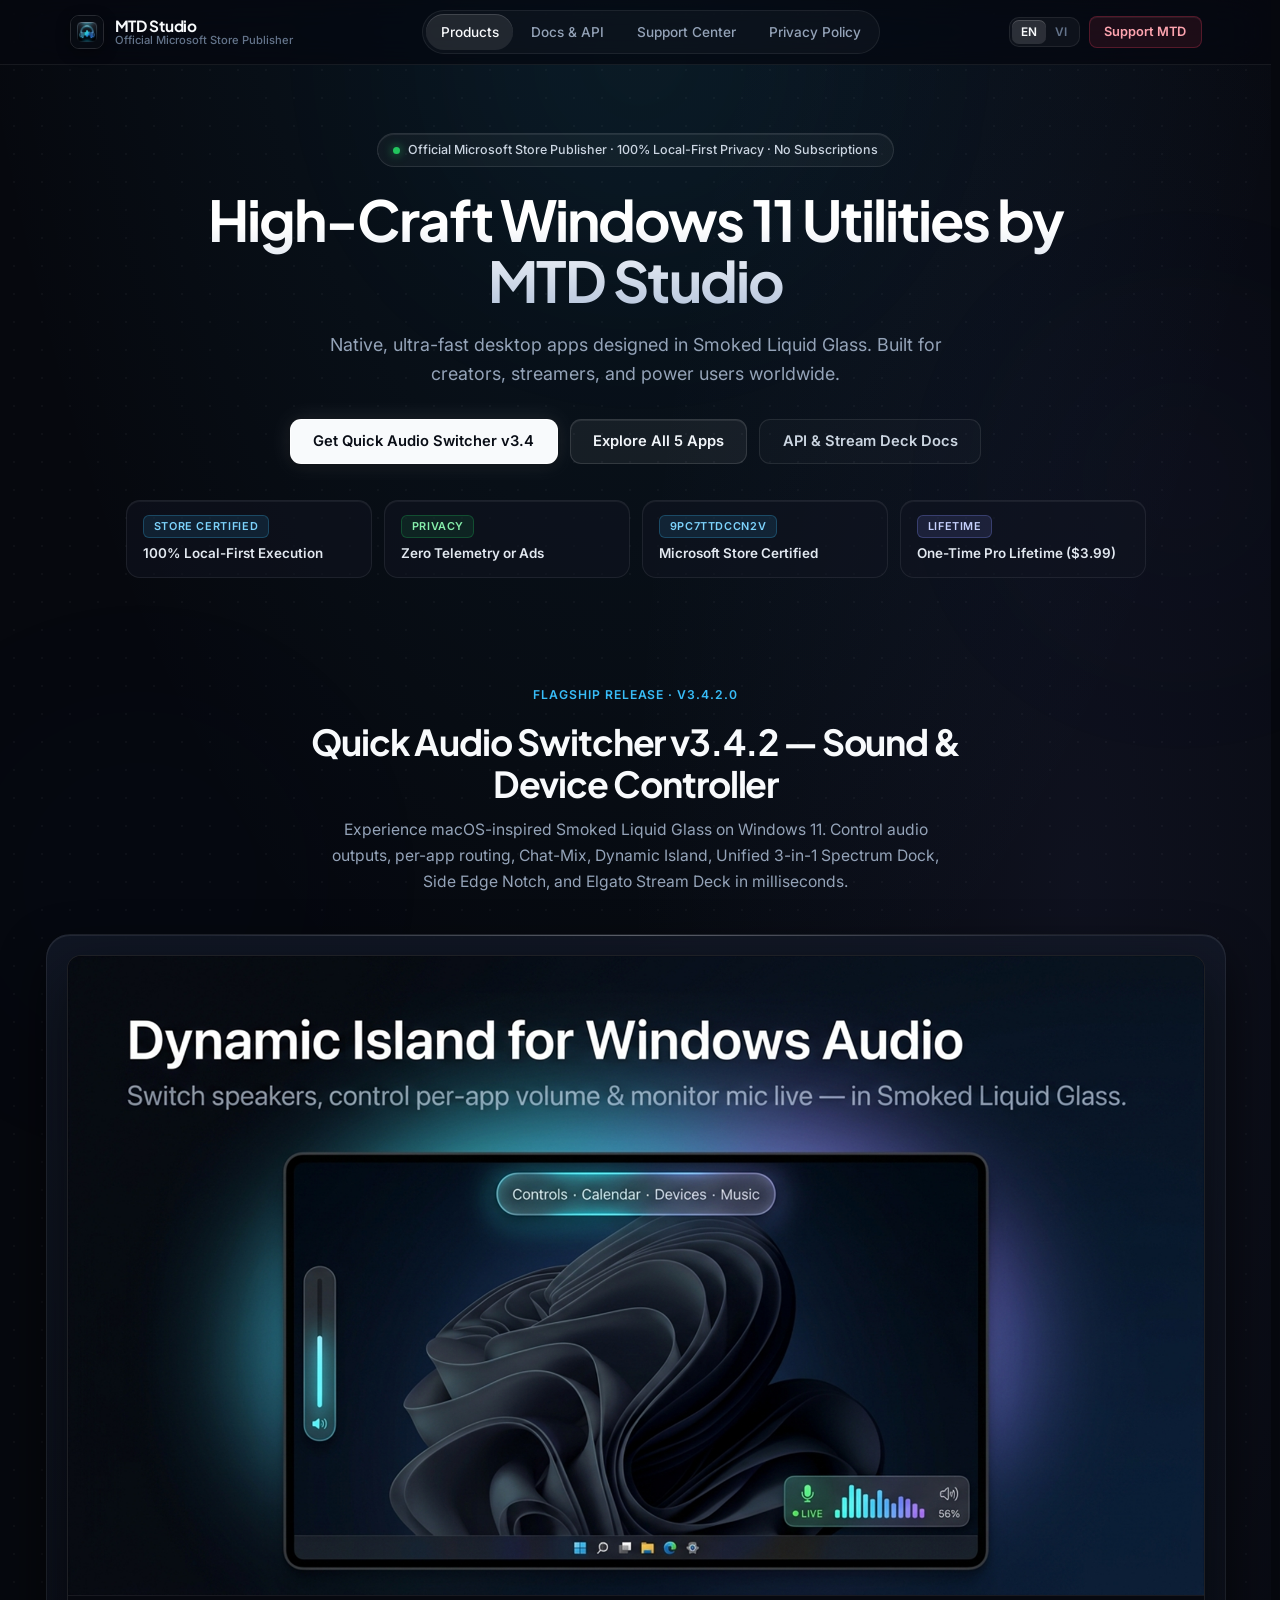
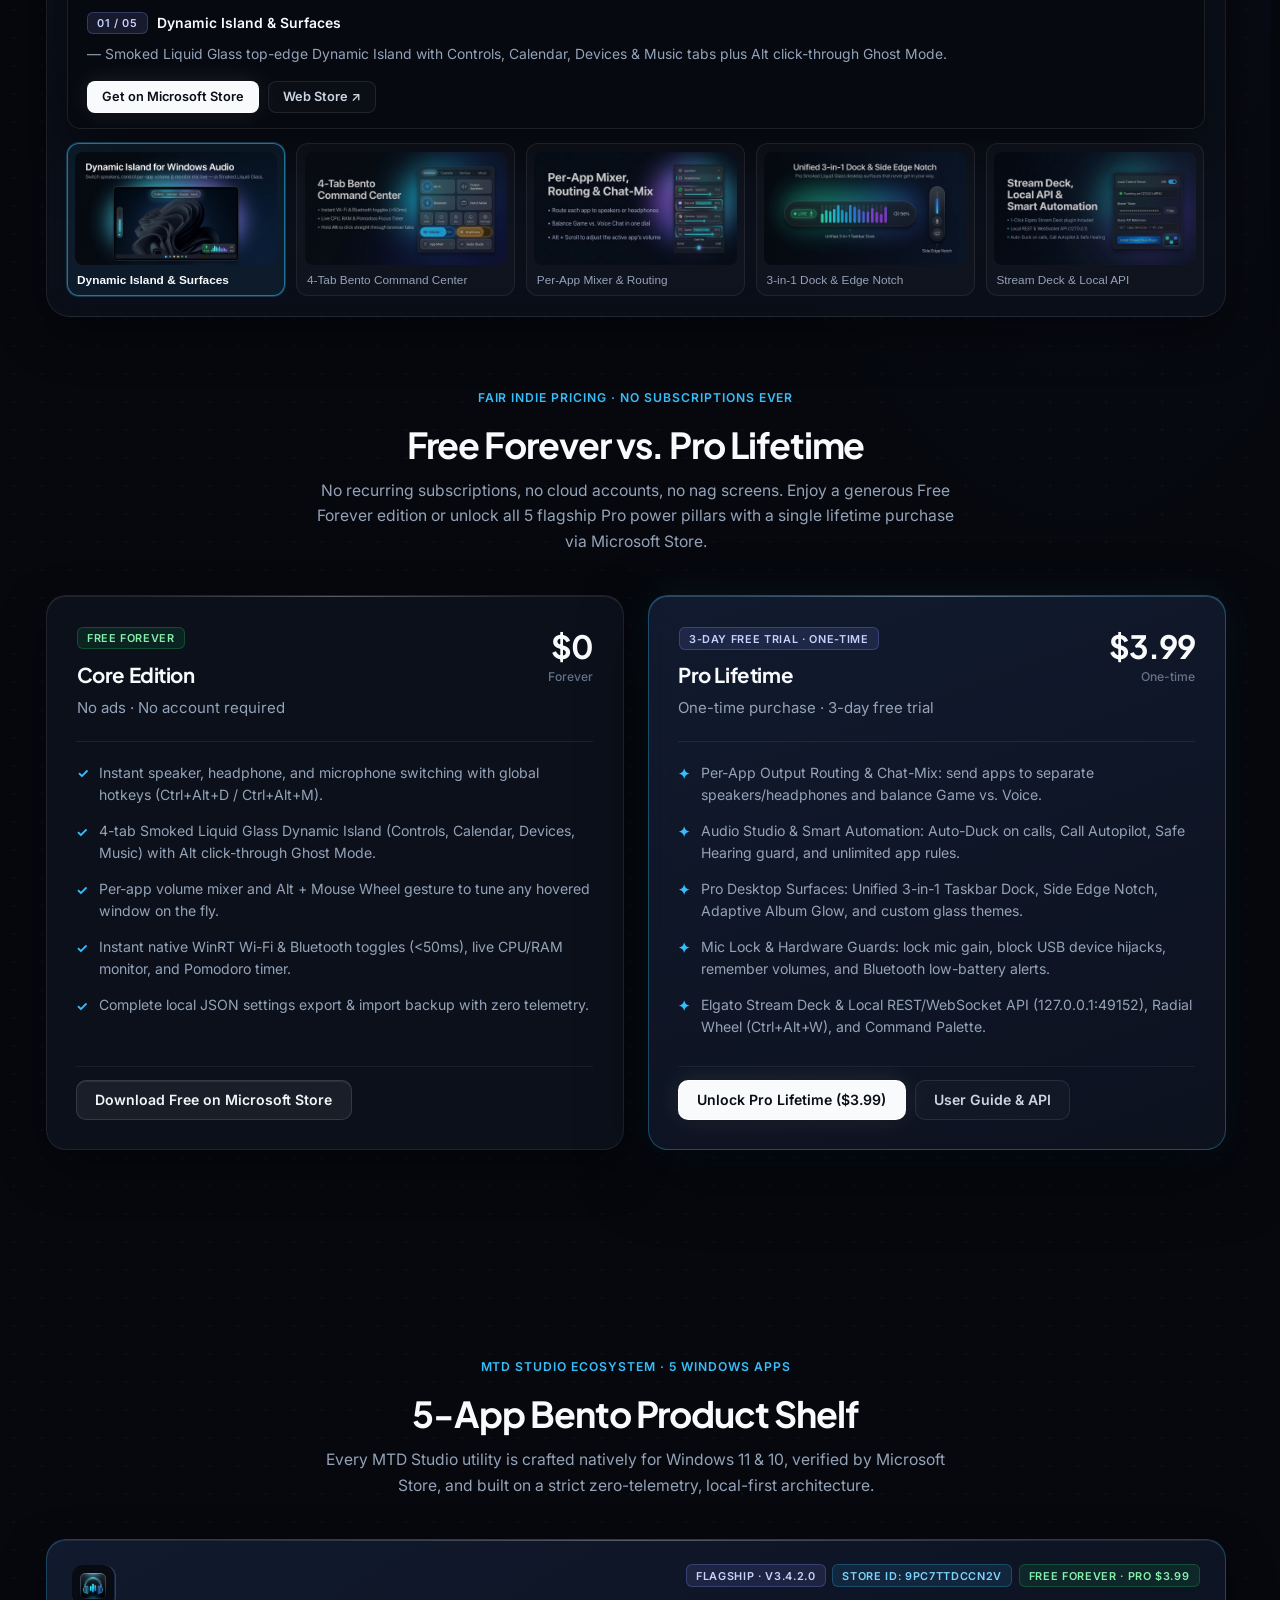
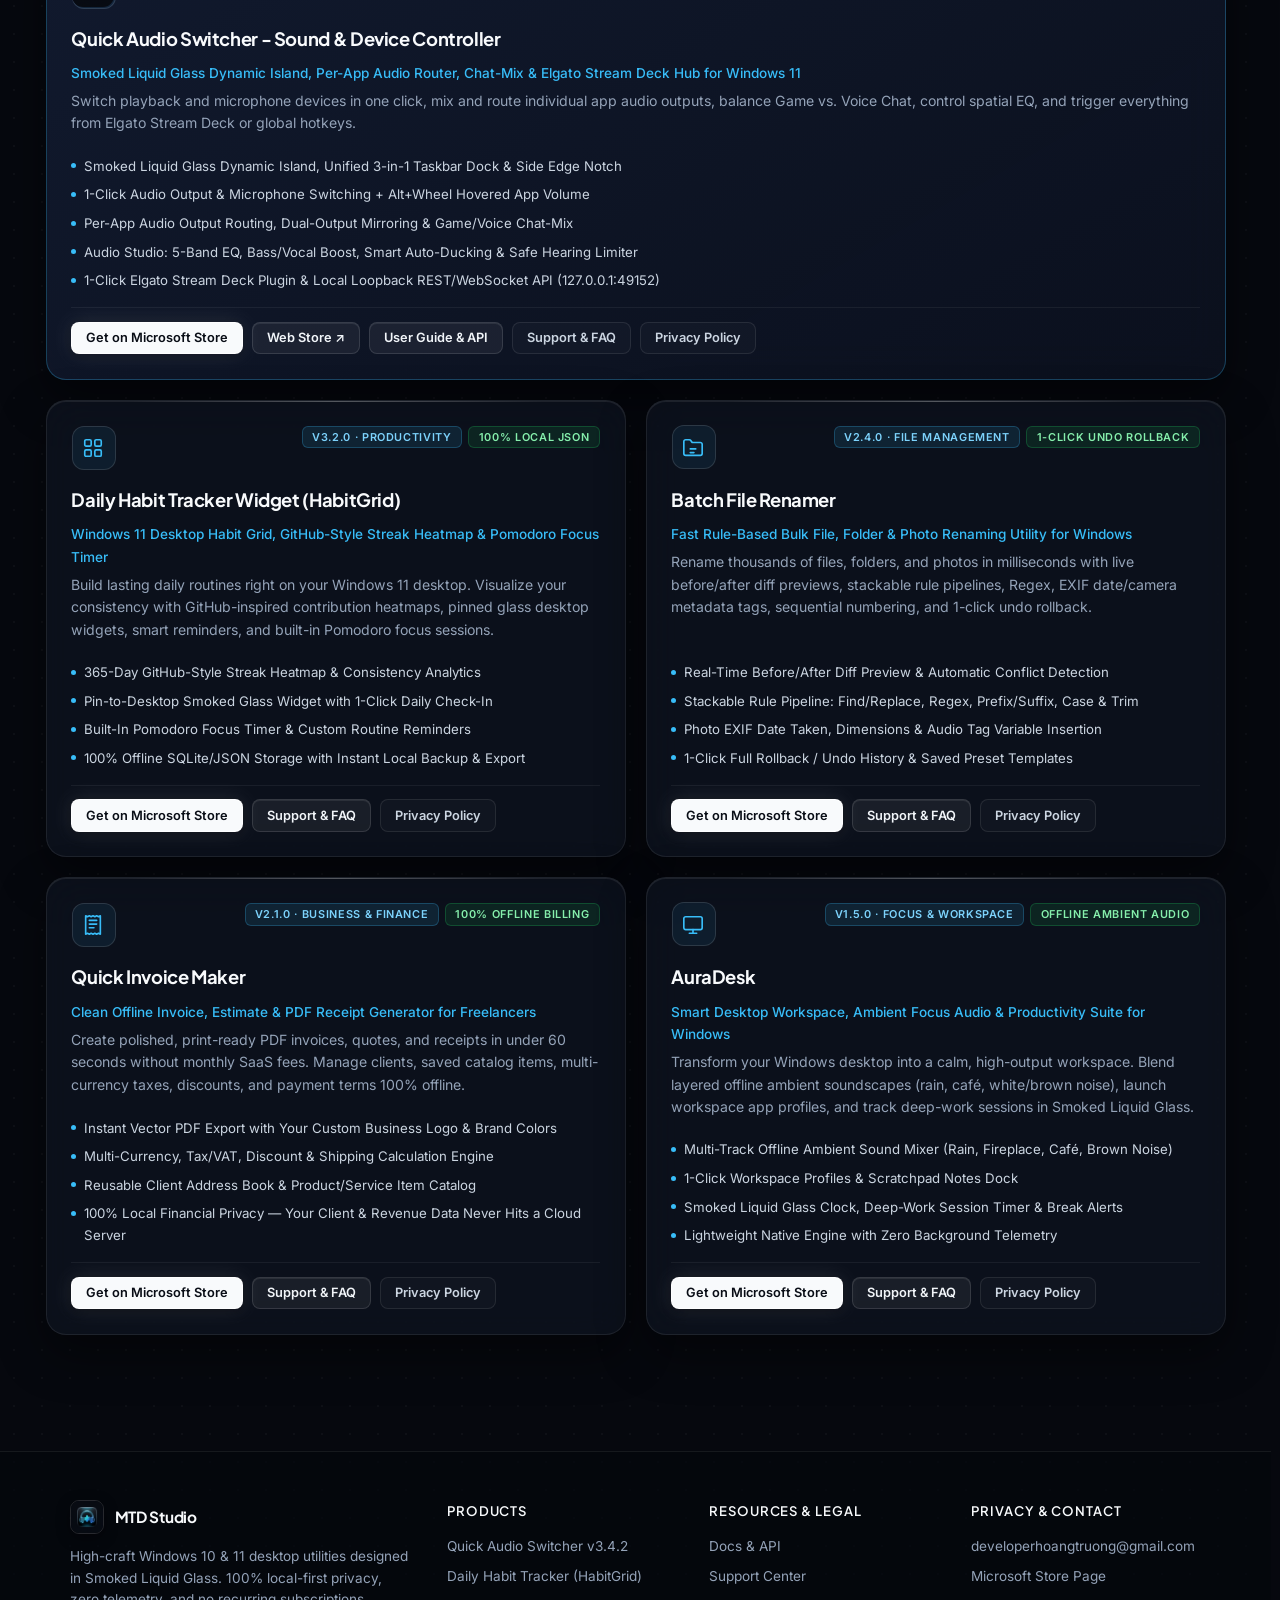
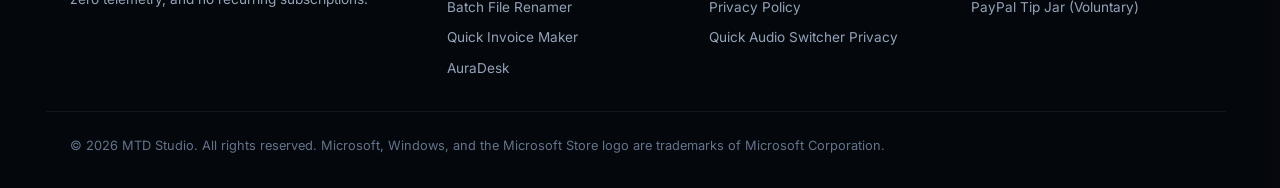
<file: index.html>
<!DOCTYPE html>
<html lang="en" data-theme="dark">
<head>
  <meta charset="UTF-8" />
  <meta name="viewport" content="width=device-width, initial-scale=1.0" />
  <title>MTD Studio — High-Craft Windows 11 Utilities &amp; Quick Audio Switcher v3.4</title>
  <meta name="description" content="Official Microsoft Store Publisher hub for MTD Studio. Native, ultra-fast Windows 11 desktop utilities designed in Smoked Liquid Glass with 100% local-first privacy and no subscriptions." />
  <meta name="theme-color" content="#070A12" />
  <link rel="icon" type="image/png" href="assets/logo.png" />
  <link rel="preconnect" href="https://fonts.googleapis.com" />
  <link rel="preconnect" href="https://fonts.gstatic.com" crossorigin />
  <link href="https://fonts.googleapis.com/css2?family=Inter:wght@400;500;600&family=JetBrains+Mono:wght@400;500;600&family=Plus+Jakarta+Sans:wght@600;700&display=swap" rel="stylesheet" />
  <link rel="stylesheet" href="css/styles.css" />
</head>
<body data-page="home">
  <!-- Ambient Background Glow Orbs -->
  <div class="ambient-glow" aria-hidden="true">
    <div class="glow-orb orb-cyan"></div>
    <div class="glow-orb orb-violet"></div>
    <div class="glow-orb orb-blue"></div>
  </div>

  <!-- Sticky Smoked Liquid Glass Header -->
  <header class="site-header">
    <div class="nav-container">
      <a href="index.html" class="brand-link" aria-label="MTD Studio Home">
        <img src="assets/logo.png" alt="MTD Studio Logo" class="brand-logo" width="36" height="36" />
        <div class="brand-text brand-meta">
          <span class="brand-name">MTD Studio</span>
          <span class="brand-tag" data-i18n="nav.brandTag">Official Microsoft Store Publisher</span>
        </div>
      </a>

      <nav class="nav-links" aria-label="Primary Navigation">
        <a href="index.html" class="nav-link active" aria-current="page" data-i18n="nav.products">Products</a>
        <a href="docs.html" class="nav-link" data-i18n="nav.docs">Docs &amp; API</a>
        <a href="support.html" class="nav-link" data-i18n="nav.support">Support Center</a>
        <a href="privacy.html" class="nav-link" data-i18n="nav.privacy">Privacy Policy</a>
      </nav>

      <div class="nav-actions">
        <div class="lang-switch" role="group" aria-label="Language Switcher">
          <button type="button" class="lang-btn active" data-lang="en" onclick="window.setMtdLanguage && window.setMtdLanguage('en')">EN</button>
          <button type="button" class="lang-btn" data-lang="vi" onclick="window.setMtdLanguage && window.setMtdLanguage('vi')">VI</button>
        </div>
        <a href="https://paypal.me/Developerhoangtruong" target="_blank" rel="noopener noreferrer" class="btn btn-paypal btn-sm" data-i18n="nav.donate">
          Buy a Coffee
        </a>
      </div>
    </div>
  </header>

  <main class="main-content">
    <!-- 1. Hero Section -->
    <section class="hero container">
      <div class="hero-badge">
        <span class="dot status-dot" aria-hidden="true"></span>
        <span data-i18n="hero.badge">Official Microsoft Store Publisher · 100% Local-First Privacy · No Subscriptions</span>
      </div>

      <h1 class="hero-title" data-i18n="hero.title">
        High-Craft Windows 11 Utilities by MTD Studio
      </h1>

      <p class="hero-subtitle" data-i18n="hero.subtitle">
        Native, ultra-fast desktop apps designed in Smoked Liquid Glass. Built for creators, streamers, and power users worldwide.
      </p>

      <div class="hero-cta-group">
        <a href="ms-windows-store://pdp/?ProductId=9PC7TTDCCN2V" class="btn btn-primary btn-lg" data-i18n="hero.ctaPrimary">
          Get Quick Audio Switcher v3.4
        </a>
        <a href="#products" class="btn btn-secondary btn-lg" data-i18n="hero.ctaSecondary">
          Explore All 5 Apps
        </a>
        <a href="docs.html" class="btn btn-ghost btn-lg" data-i18n="hero.ctaDocs">
          API &amp; Stream Deck Docs
        </a>
      </div>

      <div class="trust-strip">
        <div class="trust-item">
          <span class="badge badge-store">STORE CERTIFIED</span>
          <strong data-i18n="hero.trust1">100% Local-First Execution</strong>
        </div>
        <div class="trust-item">
          <span class="badge badge-free">PRIVACY</span>
          <strong data-i18n="hero.trust2">Zero Telemetry or Ads</strong>
        </div>
        <div class="trust-item">
          <span class="badge badge-store">9PC7TTDCCN2V</span>
          <strong data-i18n="hero.trust3">Microsoft Store Certified</strong>
        </div>
        <div class="trust-item">
          <span class="badge badge-pro">LIFETIME</span>
          <strong data-i18n="hero.trust4">One-Time Pro Lifetime ($3.99)</strong>
        </div>
      </div>
    </section>

    <!-- 2. Flagship Showcase — Quick Audio Switcher v3.4.2 -->
    <section id="flagship" class="section container">
      <div class="section-header">
        <div class="section-eyebrow" data-i18n="showcase.eyebrow">
          Flagship Release · v3.4.2.0
        </div>
        <h2 class="section-title" data-i18n="showcase.title">
          Quick Audio Switcher — Smoked Liquid Glass Audio Command Center
        </h2>
        <p class="section-subtitle" data-i18n="showcase.subtitle">
          Instant device switching, per-app audio routing, Game/Voice Chat-Mix, Dynamic Island with Alt click-through, Unified 3-in-1 Taskbar Dock, and 1-click Elgato Stream Deck integration.
        </p>
      </div>

      <!-- Interactive Screenshot Viewer (5 Real Images) -->
      <div class="shot-gallery glass-card specular-top" id="flagship-gallery">
        <div class="shot-main">
          <img
            id="shot-main-img"
            src="assets/screenshots/shot_1_hero.png"
            alt="Dynamic Island 4-Tab, Unified Dock &amp; Side Edge Notch"
            class="shot-main-image"
          />
          <div class="shot-caption shot-caption-bar">
            <div class="shot-caption-text">
              <span class="badge badge-pro" id="shot-main-step">01 / 05</span>
              <strong id="shot-main-title" data-i18n="showcase.shot1">Dynamic Island 4-Tab, Unified Dock &amp; Side Edge Notch</strong>
              <span id="shot-main-desc" class="text-secondary">
                — Smoked Liquid Glass top-edge Dynamic Island with Controls, Calendar, Devices &amp; Music tabs plus Alt click-through Ghost Mode.
              </span>
            </div>
            <div class="shot-caption-actions">
              <a href="ms-windows-store://pdp/?ProductId=9PC7TTDCCN2V" class="btn btn-primary btn-sm" data-i18n="products.getStore">
                Get on Microsoft Store
              </a>
              <a href="https://apps.microsoft.com/detail/9PC7TTDCCN2V" target="_blank" rel="noopener noreferrer" class="btn btn-ghost btn-sm" data-i18n="products.webStore">
                View Store Page
              </a>
            </div>
          </div>
        </div>

        <div class="shot-thumbs" role="tablist" aria-label="Quick Audio Switcher v3.4.2 Screenshots">
          <button
            type="button"
            class="shot-thumb active"
            role="tab"
            aria-selected="true"
            data-index="0"
            data-src="assets/screenshots/shot_1_hero.png"
            data-step="01 / 05"
            data-title="Dynamic Island 4-Tab, Unified Dock &amp; Side Edge Notch"
            data-desc="Smoked Liquid Glass top-edge Dynamic Island with Controls, Calendar, Devices &amp; Music tabs plus Alt click-through Ghost Mode."
          >
            <img src="assets/screenshots/shot_1_hero.png" alt="Dynamic Island 4-Tab, Unified Dock &amp; Side Edge Notch" loading="lazy" />
            <span class="shot-thumb-label" data-i18n="showcase.shot1">Dynamic Island 4-Tab, Unified Dock &amp; Side Edge Notch</span>
          </button>

          <button
            type="button"
            class="shot-thumb"
            role="tab"
            aria-selected="false"
            data-index="1"
            data-src="assets/screenshots/shot_2_controls.png"
            data-step="02 / 05"
            data-title="4-Tab Bento Command Center &amp; Instant WinRT Wi-Fi/BT"
            data-desc="Side-by-side dual Volume &amp; Display Brightness frosted capsules, Audio Studio sub-panel, and instant WinRT Wi-Fi &amp; Bluetooth control."
          >
            <img src="assets/screenshots/shot_2_controls.png" alt="4-Tab Bento Command Center &amp; Instant WinRT Wi-Fi/BT" loading="lazy" />
            <span class="shot-thumb-label" data-i18n="showcase.shot2">4-Tab Bento Command Center &amp; Instant WinRT Wi-Fi/BT</span>
          </button>

          <button
            type="button"
            class="shot-thumb"
            role="tab"
            aria-selected="false"
            data-index="2"
            data-src="assets/screenshots/shot_3_mixer.png"
            data-step="03 / 05"
            data-title="Per-App Mixer, Output Routing &amp; Chat-Mix"
            data-desc="Route individual apps to separate headphones or speakers, balance Game vs. Voice Chat-Mix, and control hovered app volume with Alt + Wheel."
          >
            <img src="assets/screenshots/shot_3_mixer.png" alt="Per-App Mixer, Output Routing &amp; Chat-Mix" loading="lazy" />
            <span class="shot-thumb-label" data-i18n="showcase.shot3">Per-App Mixer, Output Routing &amp; Chat-Mix</span>
          </button>

          <button
            type="button"
            class="shot-thumb"
            role="tab"
            aria-selected="false"
            data-index="3"
            data-src="assets/screenshots/shot_4_surfaces.png"
            data-step="04 / 05"
            data-title="Unified 3-in-1 Spectrum Dock &amp; Side Edge Notch"
            data-desc="Compact 316×34 taskbar dock with 1-click [● LIVE] Mic mute, 16-bar real-time visualizer, and ±2% scroll wheel volume on the Side Edge Notch."
          >
            <img src="assets/screenshots/shot_4_surfaces.png" alt="Unified 3-in-1 Spectrum Dock &amp; Side Edge Notch" loading="lazy" />
            <span class="shot-thumb-label" data-i18n="showcase.shot4">Unified 3-in-1 Spectrum Dock &amp; Side Edge Notch</span>
          </button>

          <button
            type="button"
            class="shot-thumb"
            role="tab"
            aria-selected="false"
            data-index="4"
            data-src="assets/screenshots/shot_5_streamdeck.png"
            data-step="05 / 05"
            data-title="Elgato Stream Deck Plugin &amp; Local REST/WS API"
            data-desc="1-click Elgato Stream Deck plugin installer and authenticated loopback REST/WebSocket control server on 127.0.0.1:49152."
          >
            <img src="assets/screenshots/shot_5_streamdeck.png" alt="Elgato Stream Deck Plugin &amp; Local REST/WS API" loading="lazy" />
            <span class="shot-thumb-label" data-i18n="showcase.shot5">Elgato Stream Deck Plugin &amp; Local REST/WS API</span>
          </button>
        </div>
      </div>

      <!-- Free Forever vs. Pro Lifetime ($3.99 One-Time) Comparison Cards -->
      <div class="section">
        <div class="section-header">
          <div class="section-eyebrow" data-i18n="tier.eyebrow">
            Fair Indie Pricing · No Subscriptions Ever
          </div>
          <h3 class="section-title" data-i18n="tier.title">
            Free Forever vs. Pro Lifetime
          </h3>
          <p class="section-subtitle" data-i18n="tier.subtitle">
            Enjoy core 1-click audio switching and hotkeys free forever without ads, or unlock the full studio suite with a single lifetime purchase on Microsoft Store.
          </p>
        </div>

        <div class="tier-grid">
          <!-- Free Forever Card -->
          <article class="tier-card glass-card specular-top">
            <div class="tier-header">
              <div>
                <span class="badge badge-free" data-i18n="tier.freeBadge">FREE FOREVER</span>
                <h4 class="tier-title tier-name" data-i18n="tier.freeTitle">Core Edition</h4>
                <p class="text-secondary" data-i18n="tier.freeSub">No ads · No account required</p>
              </div>
              <div class="tier-price">
                <span data-i18n="tier.freePrice">$0</span>
                <small data-i18n="tier.freeUnit">Forever</small>
              </div>
            </div>

            <ul class="tier-list tier-features">
              <li>
                <span>✓</span>
                <div data-i18n="tier.f1">Instant speaker, headphone, and microphone switching with global hotkeys (Ctrl+Alt+D / Ctrl+Alt+M).</div>
              </li>
              <li>
                <span>✓</span>
                <div data-i18n="tier.f2">4-tab Smoked Liquid Glass Dynamic Island (Controls, Calendar, Devices, Music) with Alt click-through Ghost Mode.</div>
              </li>
              <li>
                <span>✓</span>
                <div data-i18n="tier.f3">Per-app volume mixer and Alt + Mouse Wheel gesture to tune any hovered window on the fly.</div>
              </li>
              <li>
                <span>✓</span>
                <div data-i18n="tier.f4">Instant native WinRT Wi-Fi &amp; Bluetooth toggles (&lt;50ms), live CPU/RAM monitor, and Pomodoro timer.</div>
              </li>
              <li>
                <span>✓</span>
                <div data-i18n="tier.f5">Complete local JSON settings export &amp; import backup with zero telemetry.</div>
              </li>
            </ul>

            <div class="product-actions">
              <a href="ms-windows-store://pdp/?ProductId=9PC7TTDCCN2V" class="btn btn-secondary" data-i18n="tier.downloadFree">
                Download Free on Microsoft Store
              </a>
            </div>
          </article>

          <!-- Pro Lifetime ($3.99 One-Time) Card -->
          <article class="tier-card tier-pro glass-card specular-top">
            <div class="tier-header">
              <div>
                <span class="badge badge-pro" data-i18n="tier.proBadge">3-DAY FREE TRIAL · ONE-TIME</span>
                <h4 class="tier-title tier-name" data-i18n="tier.proTitle">Pro Lifetime</h4>
                <p class="text-secondary" data-i18n="tier.proSub">One-time purchase · 3-day free trial</p>
              </div>
              <div class="tier-price">
                <span data-i18n="tier.proPrice">$3.99</span>
                <small data-i18n="tier.proUnit">One-time</small>
              </div>
            </div>

            <ul class="tier-list tier-features">
              <li>
                <span>✦</span>
                <div data-i18n="tier.p1">Per-App Output Routing &amp; Chat-Mix: send apps to separate speakers/headphones and balance Game vs. Voice.</div>
              </li>
              <li>
                <span>✦</span>
                <div data-i18n="tier.p2">Audio Studio &amp; Smart Automation: Auto-Duck on calls, Call Autopilot, Safe Hearing guard, and unlimited app rules.</div>
              </li>
              <li>
                <span>✦</span>
                <div data-i18n="tier.p3">Pro Desktop Surfaces: Unified 3-in-1 Taskbar Dock, Side Edge Notch, Adaptive Album Glow, and custom glass themes.</div>
              </li>
              <li>
                <span>✦</span>
                <div data-i18n="tier.p4">Mic Lock &amp; Hardware Guards: lock mic gain, block USB device hijacks, remember volumes, and Bluetooth low-battery alerts.</div>
              </li>
              <li>
                <span>✦</span>
                <div data-i18n="tier.p5">Elgato Stream Deck &amp; Local REST/WebSocket API (127.0.0.1:49152), Radial Wheel (Ctrl+Alt+W), and Command Palette.</div>
              </li>
            </ul>

            <div class="product-actions">
              <a href="ms-windows-store://pdp/?ProductId=9PC7TTDCCN2V" class="btn btn-primary" data-i18n="tier.buyPro">
                Unlock Pro Lifetime ($3.99)
              </a>
              <a href="docs.html" class="btn btn-ghost" data-i18n="products.docsBtn">
                User Guide &amp; API
              </a>
            </div>
          </article>
        </div>
      </div>
    </section>

    <!-- 3. 5-App Bento Product Shelf (id="products") -->
    <section id="products" class="section container">
      <div class="section-header">
        <div class="section-eyebrow" data-i18n="products.eyebrow">
          MTD Studio Ecosystem · 5 Native Windows Apps
        </div>
        <h2 class="section-title" data-i18n="products.title">
          Our Microsoft Store Product Shelf
        </h2>
        <p class="section-subtitle" data-i18n="products.subtitle">
          Every MTD Studio utility is crafted for speed, visual harmony, and strict 100% local privacy.
        </p>
      </div>

      <div class="bento-grid" id="products-grid" data-products-grid>
        <!-- Product 1: Quick Audio Switcher -->
        <article class="product-card product-flagship span-12 specular-top" data-product-slug="quick-audio-switcher">
          <div class="product-card-header">
            <div class="product-icon"><img src="assets/logo.png" alt="Quick Audio Switcher Logo" width="44" height="44" /></div>
            <div class="product-meta">
              <span class="badge badge-pro">FLAGSHIP · v3.4.2.0</span>
              <span class="badge badge-store">Store ID: 9PC7TTDCCN2V</span>
              <span class="badge badge-free">Free Forever · Pro $3.99</span>
            </div>
          </div>

          <div class="product-card-body">
            <h3 class="product-title">Quick Audio Switcher - Sound &amp; Device Controller</h3>
            <p class="product-tagline">
              Smoked Liquid Glass Dynamic Island, Per-App Audio Router, Chat-Mix &amp; Elgato Stream Deck Hub for Windows 11
            </p>
            <p class="product-desc">
              Switch playback and microphone devices in one click, mix and route individual app audio outputs, balance Game vs. Voice Chat, control spatial EQ, and trigger everything from Elgato Stream Deck or global hotkeys.
            </p>
          </div>

          <ul class="product-highlights">
            <li>Smoked Liquid Glass Dynamic Island, Unified 3-in-1 Taskbar Dock &amp; Side Edge Notch</li>
            <li>1-Click Audio Output &amp; Microphone Switching + Alt+Wheel Hovered App Volume</li>
            <li>Per-App Audio Output Routing, Dual-Output Mirroring &amp; Game/Voice Chat-Mix</li>
            <li>Audio Studio: 5-Band EQ, Bass/Vocal Boost, Smart Auto-Ducking &amp; Safe Hearing Limiter</li>
            <li>1-Click Elgato Stream Deck Plugin &amp; Local Loopback REST/WebSocket API (127.0.0.1:49152)</li>
          </ul>

          <div class="product-actions">
            <a href="ms-windows-store://pdp/?ProductId=9PC7TTDCCN2V" class="btn btn-primary btn-sm" data-i18n="products.getStore">
              Get on Microsoft Store
            </a>
            <a href="https://apps.microsoft.com/detail/9PC7TTDCCN2V" target="_blank" rel="noopener noreferrer" class="btn btn-secondary btn-sm" data-i18n="products.webStore">
              View Store Page
            </a>
            <a href="docs.html" class="btn btn-secondary btn-sm" data-i18n="products.docsBtn">
              User Guide &amp; API
            </a>
            <a href="support.html?app=quick-audio-switcher" class="btn btn-ghost btn-sm" data-i18n="products.supportBtn">
              Get Support
            </a>
            <a href="privacy.html#quick-audio-switcher" class="btn btn-ghost btn-sm" data-i18n="products.privacyBtn">
              Privacy Policy
            </a>
          </div>
        </article>

        <!-- Product 2: Daily Habit Tracker Widget (HabitGrid) -->
        <article class="product-card specular-top" data-product-slug="habitgrid">
          <div class="product-card-header">
            <div class="product-icon" aria-hidden="true"><svg width="22" height="22" viewBox="0 0 24 24" fill="none" stroke="currentColor" stroke-width="1.8" stroke-linecap="round" stroke-linejoin="round"><rect x="3" y="3" width="7" height="7" rx="1.5"/><rect x="14" y="3" width="7" height="7" rx="1.5"/><rect x="3" y="14" width="7" height="7" rx="1.5"/><rect x="14" y="14" width="7" height="7" rx="1.5"/></svg></div>
            <div class="product-meta">
              <span class="badge badge-store">v3.2.0 · Productivity</span>
              <span class="badge badge-free">100% Local JSON</span>
            </div>
          </div>

          <div class="product-card-body">
            <h3 class="product-title">Daily Habit Tracker Widget (HabitGrid)</h3>
            <p class="product-tagline">
              Windows 11 Desktop Habit Grid, GitHub-Style Streak Heatmap &amp; Pomodoro Focus Timer
            </p>
            <p class="product-desc">
              Build lasting daily routines right on your Windows 11 desktop. Visualize your consistency with GitHub-inspired contribution heatmaps, pinned glass desktop widgets, smart reminders, and built-in Pomodoro focus sessions.
            </p>
          </div>

          <ul class="product-highlights">
            <li>365-Day GitHub-Style Streak Heatmap &amp; Consistency Analytics</li>
            <li>Pin-to-Desktop Smoked Glass Widget with 1-Click Daily Check-In</li>
            <li>Built-In Pomodoro Focus Timer &amp; Custom Routine Reminders</li>
            <li>100% Offline SQLite/JSON Storage with Instant Local Backup &amp; Export</li>
          </ul>

          <div class="product-actions">
            <a href="https://apps.microsoft.com/search?query=HabitGrid+MTD+Studio" target="_blank" rel="noopener noreferrer" class="btn btn-primary btn-sm" data-i18n="products.getStore">
              Get on Microsoft Store
            </a>
            <a href="support.html?app=habitgrid" class="btn btn-secondary btn-sm" data-i18n="products.supportBtn">
              Get Support
            </a>
            <a href="privacy.html#habitgrid" class="btn btn-ghost btn-sm" data-i18n="products.privacyBtn">
              Privacy Policy
            </a>
          </div>
        </article>

        <!-- Product 3: Batch File Renamer -->
        <article class="product-card specular-top" data-product-slug="batch-file-renamer">
          <div class="product-card-header">
            <div class="product-icon" aria-hidden="true"><svg width="22" height="22" viewBox="0 0 24 24" fill="none" stroke="currentColor" stroke-width="1.8" stroke-linecap="round" stroke-linejoin="round"><path d="M4 20h16a2 2 0 0 0 2-2V8a2 2 0 0 0-2-2h-7.93a2 2 0 0 1-1.66-.9l-.82-1.2A2 2 0 0 0 7.93 3H4a2 2 0 0 0-2 2v13c0 1.1.9 2 2 2Z"/><path d="M9 13h6"/><path d="M9 17h4"/></svg></div>
            <div class="product-meta">
              <span class="badge badge-store">v2.4.0 · File Management</span>
              <span class="badge badge-free">1-Click Undo Rollback</span>
            </div>
          </div>

          <div class="product-card-body">
            <h3 class="product-title">Batch File Renamer</h3>
            <p class="product-tagline">
              Fast Rule-Based Bulk File, Folder &amp; Photo Renaming Utility for Windows
            </p>
            <p class="product-desc">
              Rename thousands of files, folders, and photos in milliseconds with live before/after diff previews, stackable rule pipelines, Regex, EXIF date/camera metadata tags, sequential numbering, and 1-click undo rollback.
            </p>
          </div>

          <ul class="product-highlights">
            <li>Real-Time Before/After Diff Preview &amp; Automatic Conflict Detection</li>
            <li>Stackable Rule Pipeline: Find/Replace, Regex, Prefix/Suffix, Case &amp; Trim</li>
            <li>Photo EXIF Date Taken, Dimensions &amp; Audio Tag Variable Insertion</li>
            <li>1-Click Full Rollback / Undo History &amp; Saved Preset Templates</li>
          </ul>

          <div class="product-actions">
            <a href="https://apps.microsoft.com/search?query=Batch+File+Renamer+MTD+Studio" target="_blank" rel="noopener noreferrer" class="btn btn-primary btn-sm" data-i18n="products.getStore">
              Get on Microsoft Store
            </a>
            <a href="support.html?app=batch-file-renamer" class="btn btn-secondary btn-sm" data-i18n="products.supportBtn">
              Get Support
            </a>
            <a href="privacy.html#batch-file-renamer" class="btn btn-ghost btn-sm" data-i18n="products.privacyBtn">
              Privacy Policy
            </a>
          </div>
        </article>

        <!-- Product 4: Quick Invoice Maker -->
        <article class="product-card specular-top" data-product-slug="quick-invoice-maker">
          <div class="product-card-header">
            <div class="product-icon" aria-hidden="true"><svg width="22" height="22" viewBox="0 0 24 24" fill="none" stroke="currentColor" stroke-width="1.8" stroke-linecap="round" stroke-linejoin="round"><path d="M4 2v20l2-1 2 1 2-1 2 1 2-1 2 1 2-1 2 1V2l-2 1-2-1-2 1-2-1-2 1-2-1-2 1Z"/><path d="M8 7h8"/><path d="M8 11h8"/><path d="M8 15h5"/></svg></div>
            <div class="product-meta">
              <span class="badge badge-store">v2.1.0 · Business &amp; Finance</span>
              <span class="badge badge-free">100% Offline Billing</span>
            </div>
          </div>

          <div class="product-card-body">
            <h3 class="product-title">Quick Invoice Maker</h3>
            <p class="product-tagline">
              Clean Offline Invoice, Estimate &amp; PDF Receipt Generator for Freelancers
            </p>
            <p class="product-desc">
              Create polished, print-ready PDF invoices, quotes, and receipts in under 60 seconds without monthly SaaS fees. Manage clients, saved catalog items, multi-currency taxes, discounts, and payment terms 100% offline.
            </p>
          </div>

          <ul class="product-highlights">
            <li>Instant Vector PDF Export with Your Custom Business Logo &amp; Brand Colors</li>
            <li>Multi-Currency, Tax/VAT, Discount &amp; Shipping Calculation Engine</li>
            <li>Reusable Client Address Book &amp; Product/Service Item Catalog</li>
            <li>100% Local Financial Privacy — Client Data Never Hits a Cloud Server</li>
          </ul>

          <div class="product-actions">
            <a href="https://apps.microsoft.com/search?query=Quick+Invoice+Maker+MTD+Studio" target="_blank" rel="noopener noreferrer" class="btn btn-primary btn-sm" data-i18n="products.getStore">
              Get on Microsoft Store
            </a>
            <a href="support.html?app=quick-invoice-maker" class="btn btn-secondary btn-sm" data-i18n="products.supportBtn">
              Get Support
            </a>
            <a href="privacy.html#quick-invoice-maker" class="btn btn-ghost btn-sm" data-i18n="products.privacyBtn">
              Privacy Policy
            </a>
          </div>
        </article>

        <!-- Product 5: AuraDesk -->
        <article class="product-card specular-top" data-product-slug="auradesk">
          <div class="product-card-header">
            <div class="product-icon" aria-hidden="true"><svg width="22" height="22" viewBox="0 0 24 24" fill="none" stroke="currentColor" stroke-width="1.8" stroke-linecap="round" stroke-linejoin="round"><rect x="2" y="3" width="20" height="14" rx="2"/><path d="M8 21h8"/><path d="M12 17v4"/></svg></div>
            <div class="product-meta">
              <span class="badge badge-store">v1.5.0 · Focus &amp; Workspace</span>
              <span class="badge badge-free">Offline Ambient Audio</span>
            </div>
          </div>

          <div class="product-card-body">
            <h3 class="product-title">AuraDesk</h3>
            <p class="product-tagline">
              Smart Desktop Workspace, Ambient Focus Audio &amp; Productivity Suite for Windows
            </p>
            <p class="product-desc">
              Transform your Windows desktop into a calm, high-output workspace. Blend layered offline ambient soundscapes (rain, café, white/brown noise), launch workspace app profiles, and track deep-work sessions in Smoked Liquid Glass.
            </p>
          </div>

          <ul class="product-highlights">
            <li>Multi-Track Offline Ambient Sound Mixer (Rain, Fireplace, Café, Brown Noise)</li>
            <li>1-Click Workspace Profiles &amp; Scratchpad Notes Dock</li>
            <li>Smoked Liquid Glass Clock, Deep-Work Session Timer &amp; Break Alerts</li>
            <li>Lightweight Native Engine with Zero Background Telemetry</li>
          </ul>

          <div class="product-actions">
            <a href="https://apps.microsoft.com/search?query=AuraDesk+MTD+Studio" target="_blank" rel="noopener noreferrer" class="btn btn-primary btn-sm" data-i18n="products.getStore">
              Get on Microsoft Store
            </a>
            <a href="support.html?app=auradesk" class="btn btn-secondary btn-sm" data-i18n="products.supportBtn">
              Get Support
            </a>
            <a href="privacy.html#auradesk" class="btn btn-ghost btn-sm" data-i18n="products.privacyBtn">
              Privacy Policy
            </a>
          </div>
        </article>
      </div>
    </section>
  </main>

  <!-- Toast Notification -->
  <div id="toast-notice" class="toast-notice" role="status" aria-live="polite" aria-atomic="true">
    <span id="toast-message">Copied to clipboard!</span>
  </div>

  <!-- Shared Smoked Liquid Glass Footer -->
  <footer class="site-footer">
    <div class="container footer-grid">
      <div class="footer-brand">
        <a href="index.html" class="brand-link">
          <img src="assets/logo.png" alt="MTD Studio Logo" class="brand-logo" width="32" height="32" />
          <span class="brand-name">MTD Studio</span>
        </a>
        <p class="footer-desc" data-i18n="footer.tagline">
          High-craft native Windows 11 utilities designed with Smoked Liquid Glass and 100% local-first privacy.
        </p>
      </div>

      <div class="footer-col">
        <h4 class="footer-heading" data-i18n="footer.colProducts">Products</h4>
        <ul class="footer-links">
          <li><a href="index.html#products">Quick Audio Switcher v3.4.2</a></li>
          <li><a href="index.html#products">Daily Habit Tracker (HabitGrid)</a></li>
          <li><a href="index.html#products">Batch File Renamer</a></li>
          <li><a href="index.html#products">Quick Invoice Maker</a></li>
          <li><a href="index.html#products">AuraDesk</a></li>
        </ul>
      </div>

      <div class="footer-col">
        <h4 class="footer-heading" data-i18n="footer.colResources">Resources</h4>
        <ul class="footer-links">
          <li><a href="docs.html" data-i18n="nav.docs">Docs &amp; API</a></li>
          <li><a href="support.html" data-i18n="nav.support">Support Center</a></li>
          <li><a href="privacy.html" data-i18n="nav.privacy">Privacy Policy</a></li>
          <li><a href="privacy.html#quick-audio-switcher" data-i18n="footer.qasPrivacy">Quick Audio Switcher Privacy</a></li>
        </ul>
      </div>

      <div class="footer-col">
        <h4 class="footer-heading" data-i18n="footer.colLegal">Privacy &amp; Contact</h4>
        <ul class="footer-links">
          <li><a href="mailto:developerhoangtruong@gmail.com">developerhoangtruong@gmail.com</a></li>
          <li><a href="https://apps.microsoft.com/detail/9PC7TTDCCN2V" target="_blank" rel="noopener noreferrer" data-i18n="footer.storePage">Microsoft Store Page</a></li>
          <li><a href="https://paypal.me/Developerhoangtruong" target="_blank" rel="noopener noreferrer" data-i18n="footer.paypalTip">PayPal Tip Jar (Voluntary)</a></li>
        </ul>
      </div>
    </div>

    <div class="container footer-bottom">
      <p data-i18n="footer.rights">© 2026 MTD Studio. All rights reserved. Microsoft, Windows, and the Microsoft Store logo are trademarks of Microsoft Corporation.</p>
    </div>
  </footer>

  <!-- Core Scripts -->
  <script src="js/products.js"></script>
  <script src="js/i18n.js"></script>
  <script src="js/app.js"></script>
</body>
</html>
</file>
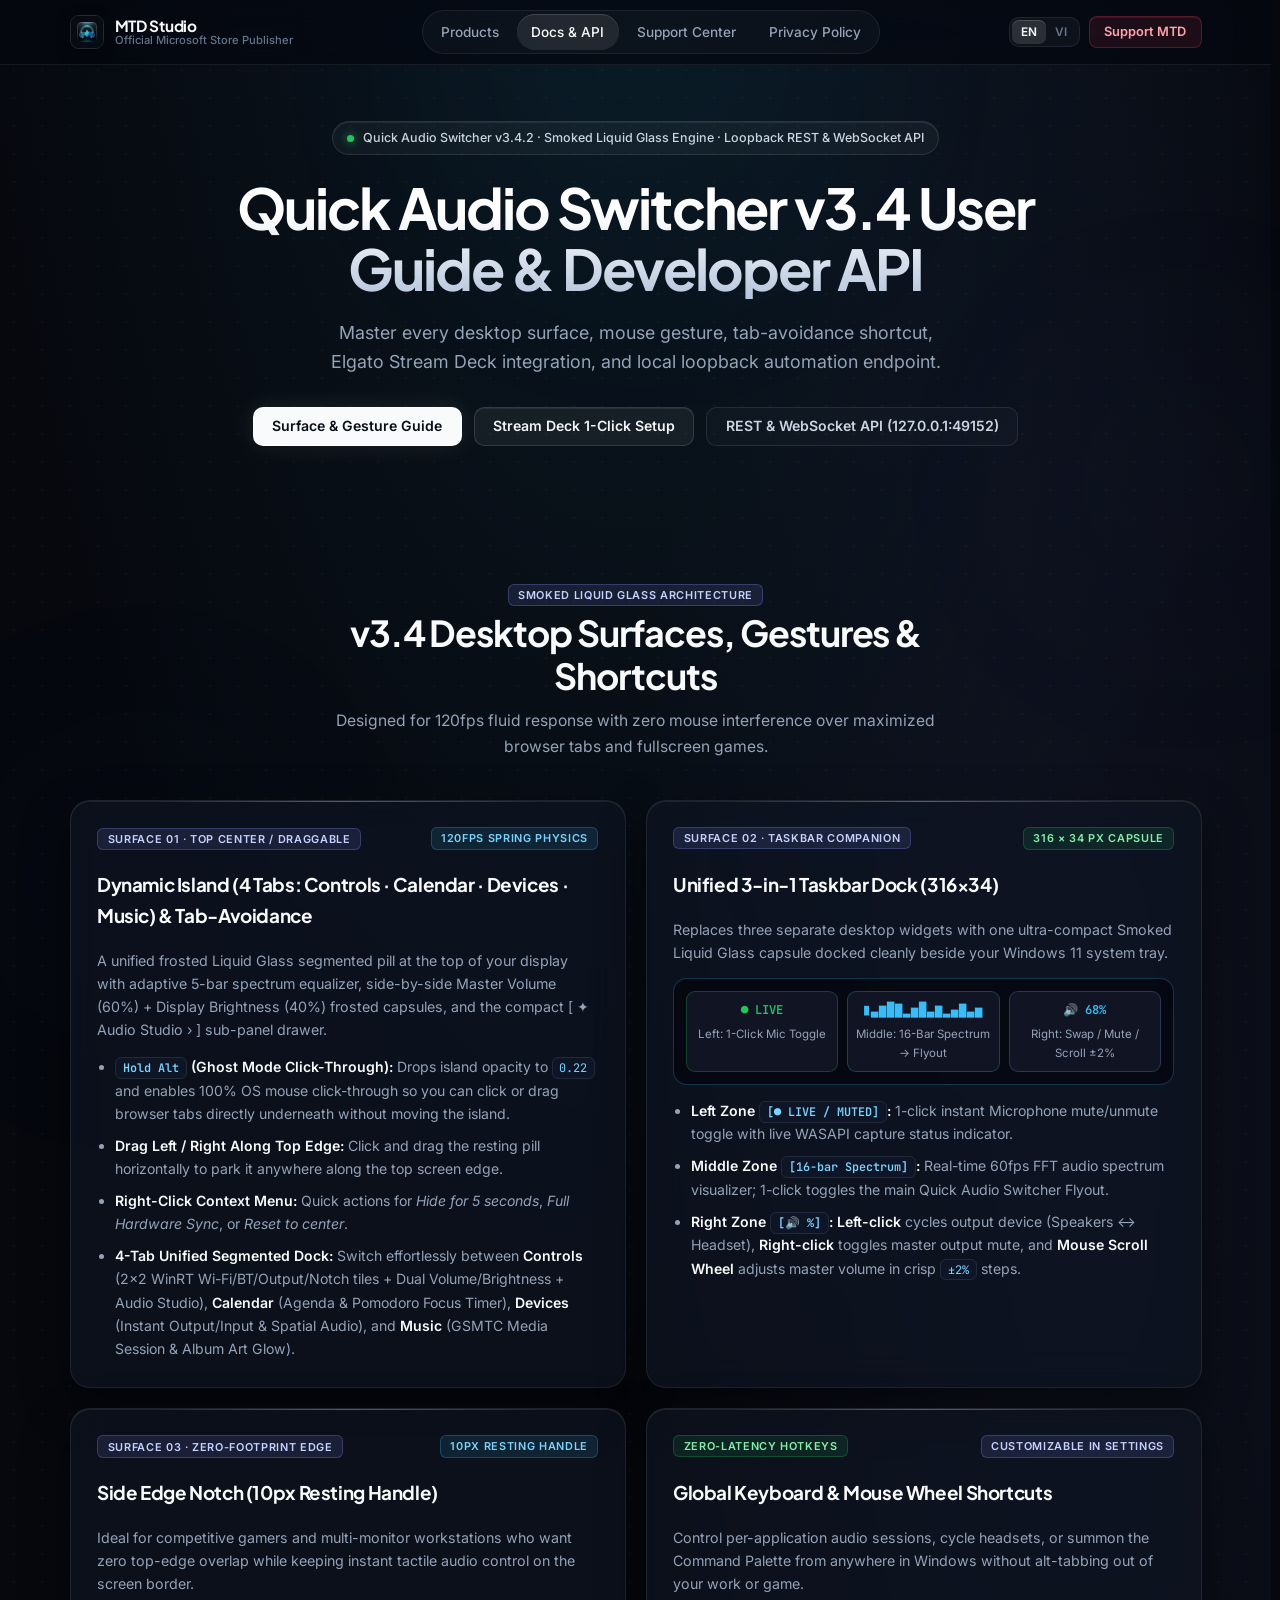
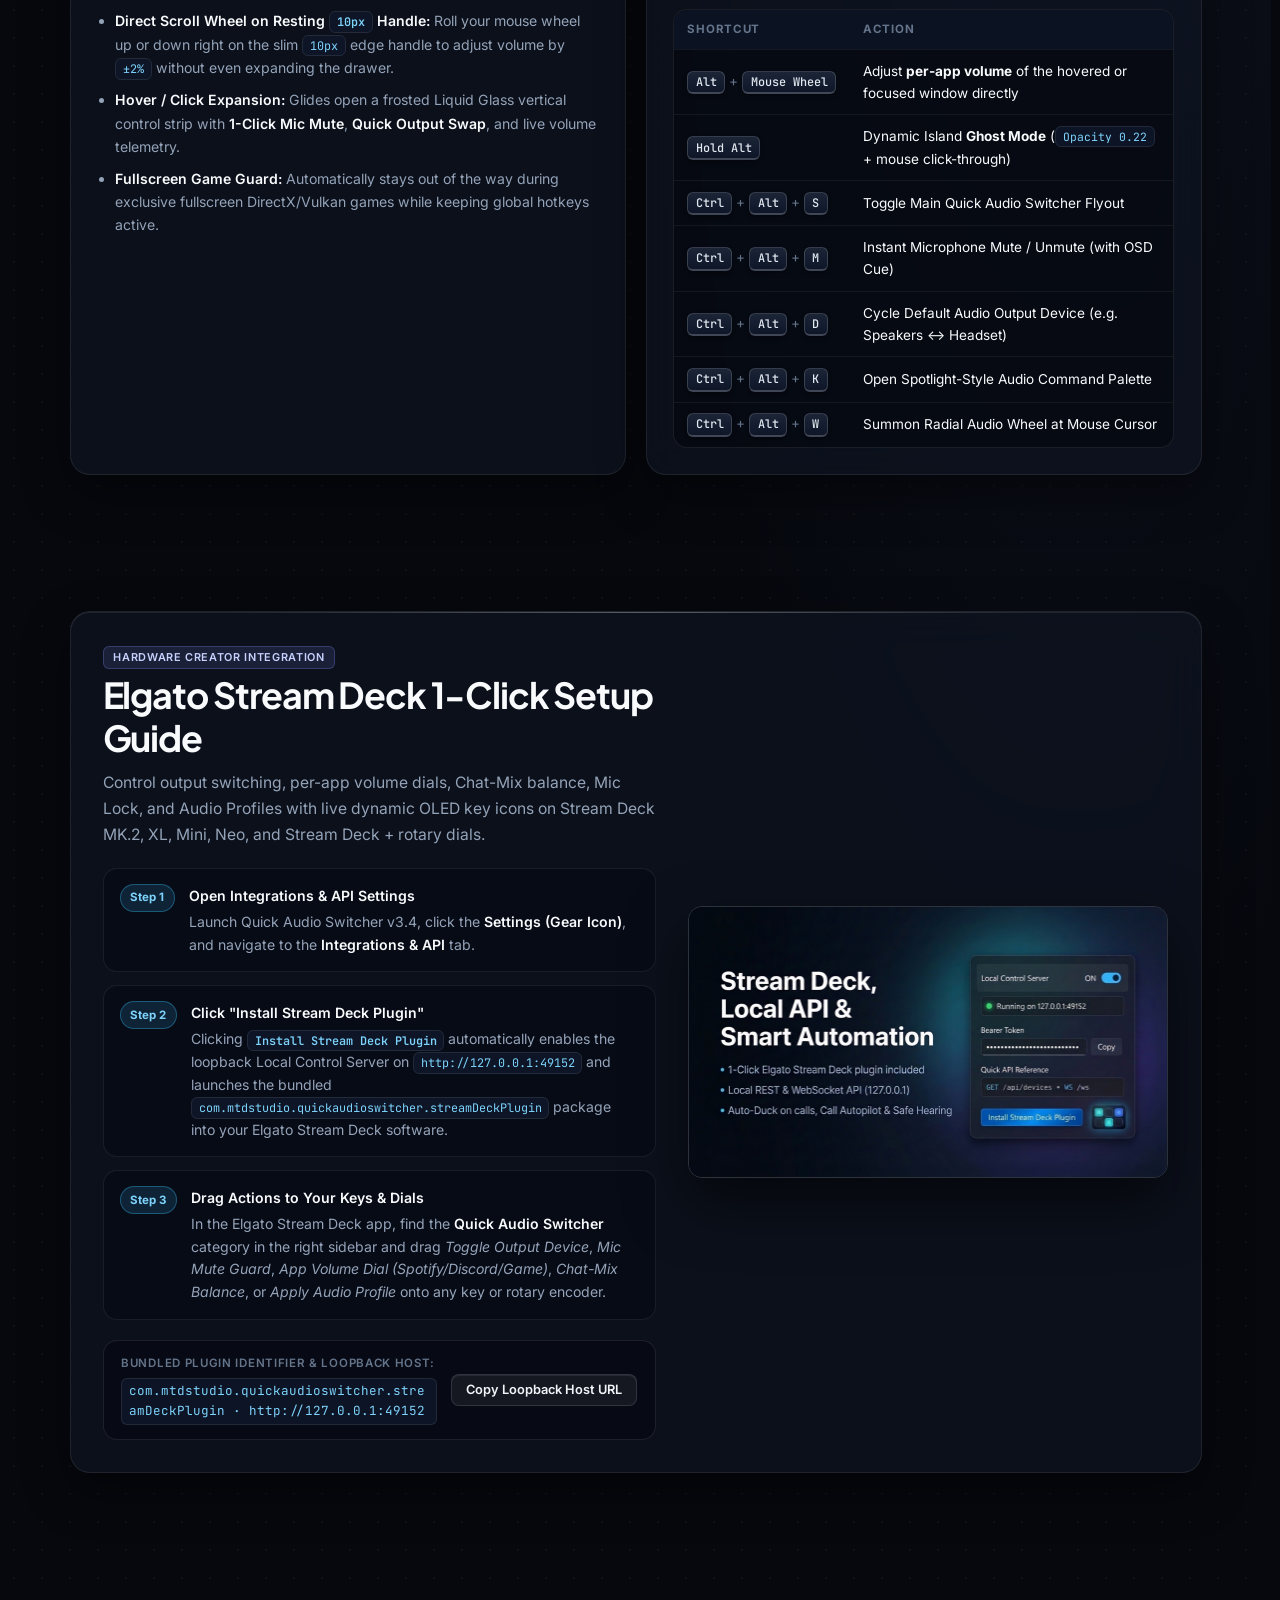
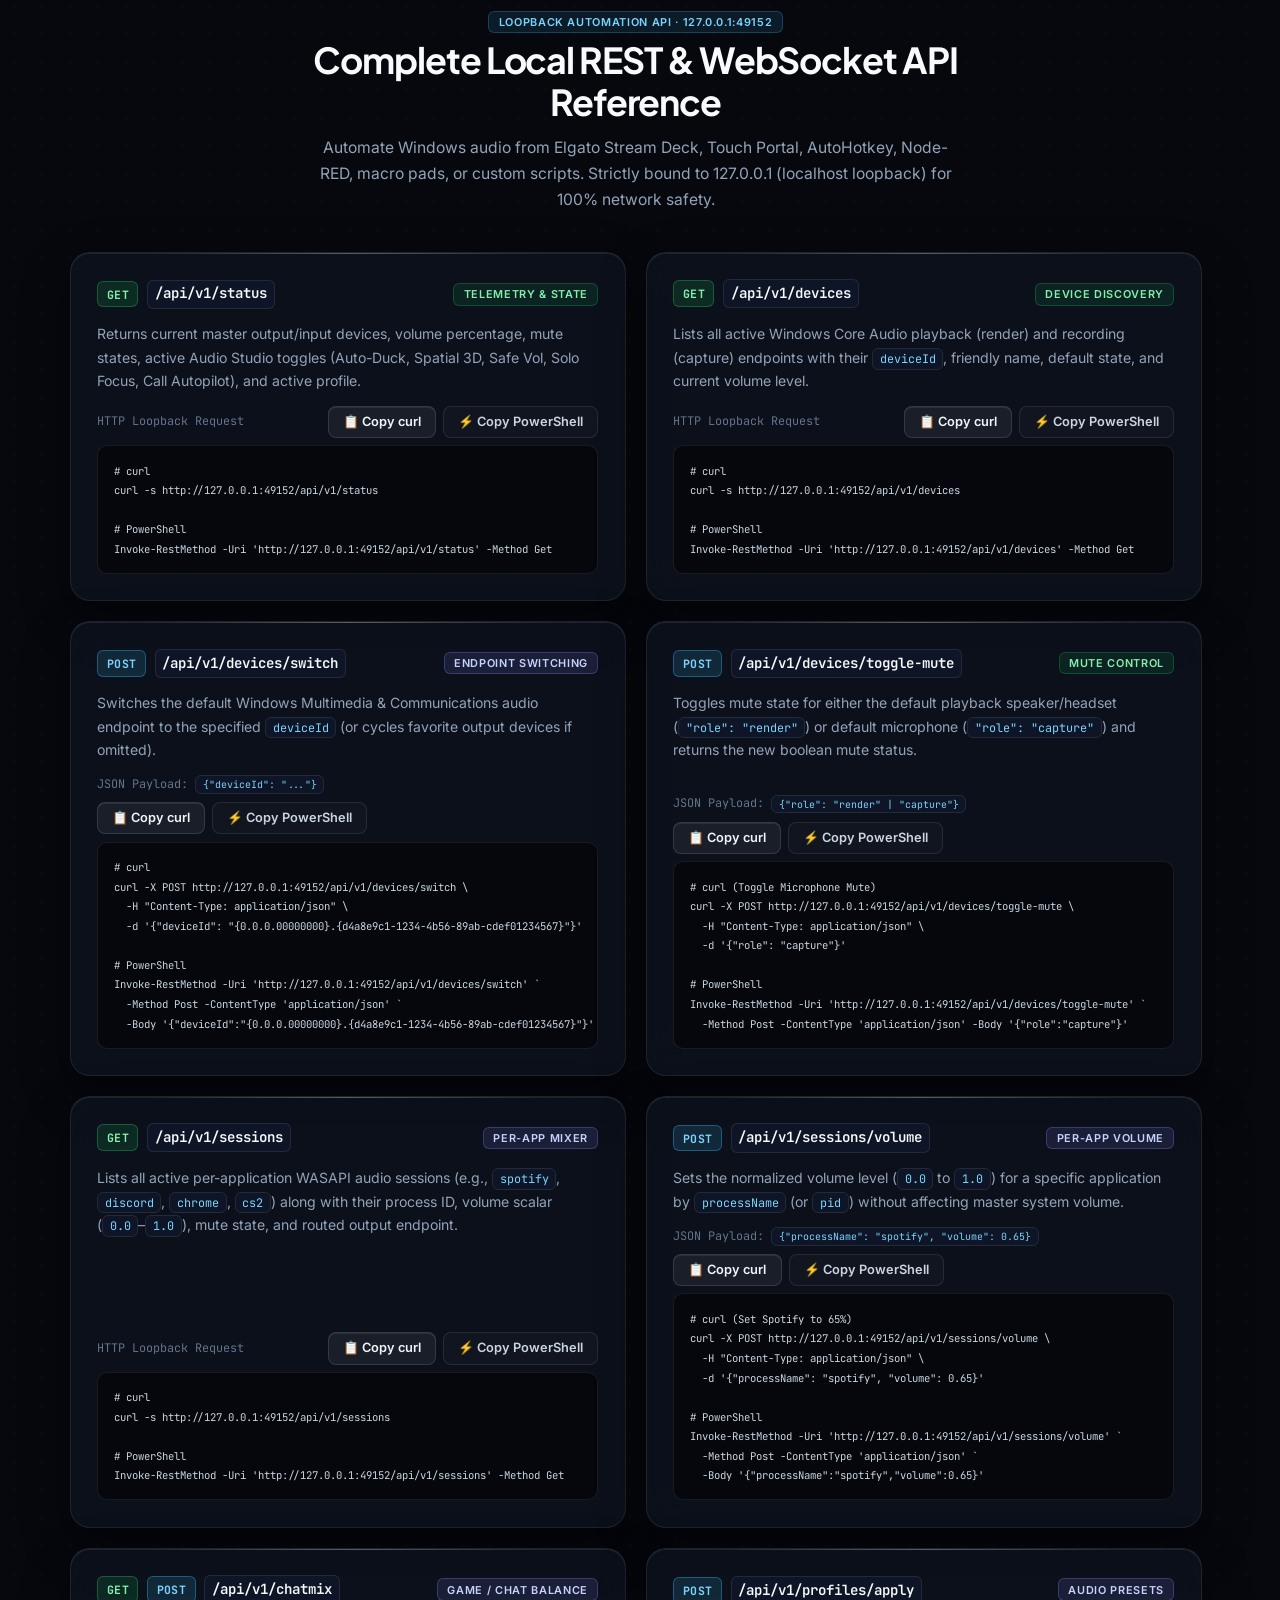
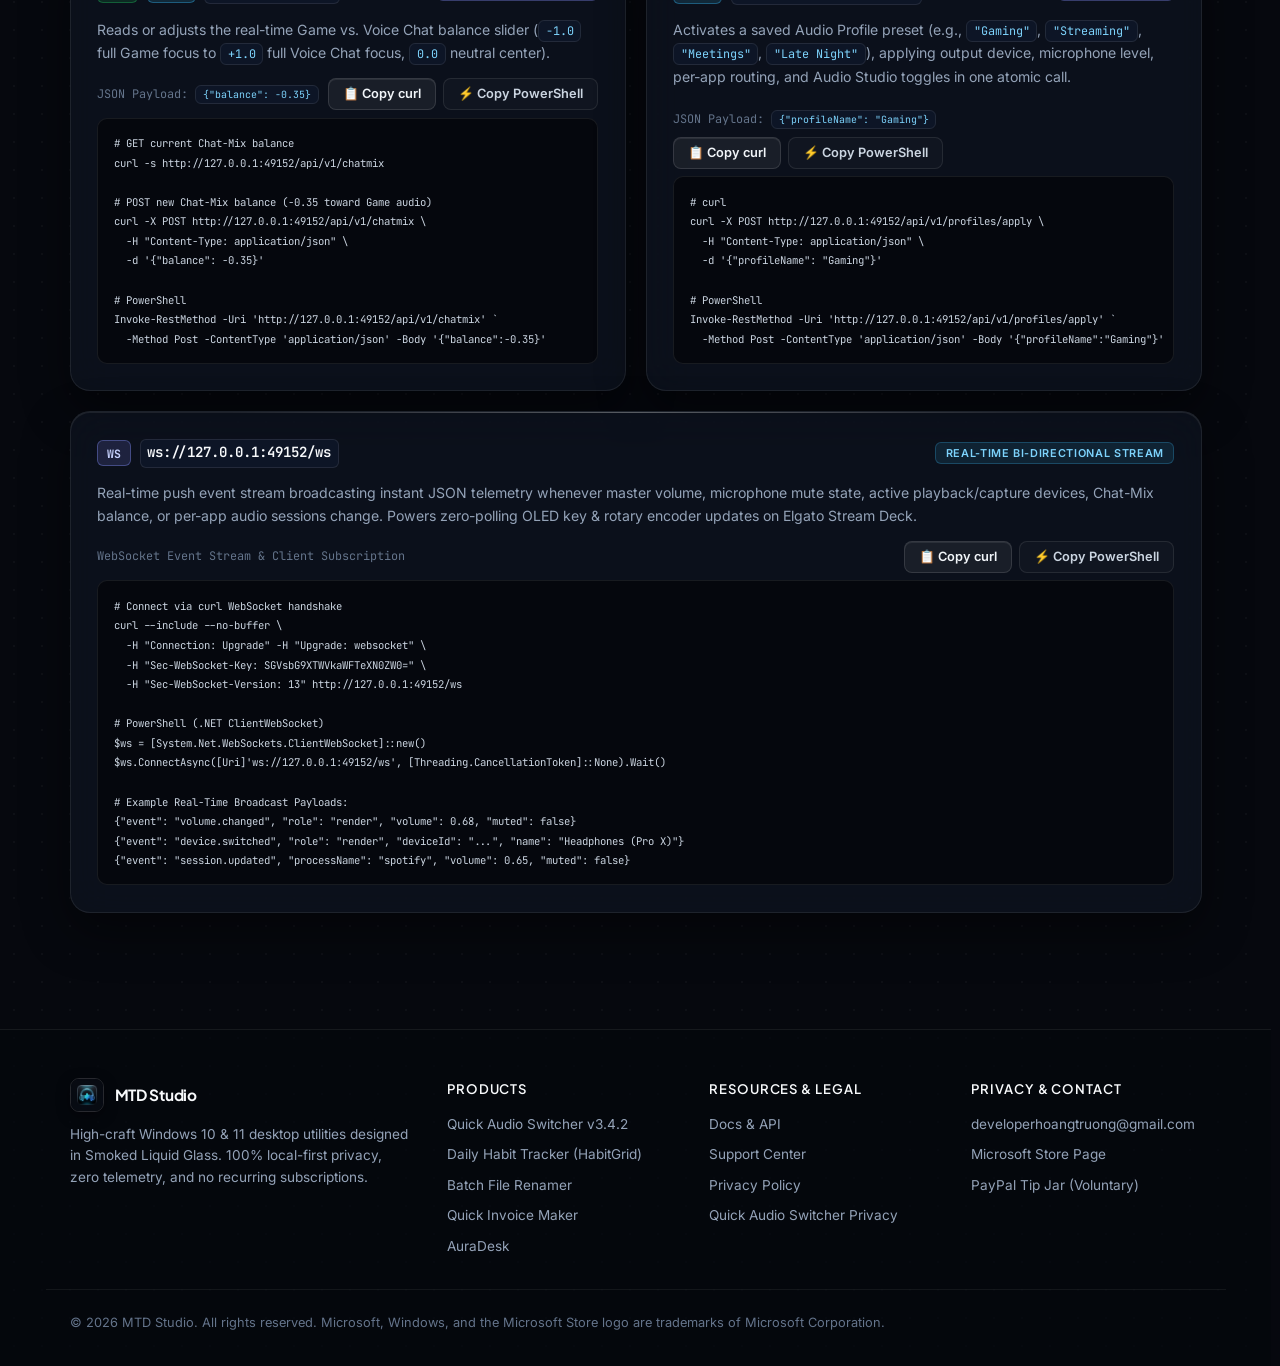
<file: docs.html>
<!DOCTYPE html>
<html lang="en" data-theme="dark">
<head>
  <meta charset="UTF-8" />
  <meta name="viewport" content="width=device-width, initial-scale=1.0" />
  <title>Quick Audio Switcher v3.4 User Guide, Elgato Stream Deck &amp; Local API Docs — MTD Studio</title>
  <meta name="description" content="Complete user guide for Quick Audio Switcher v3.4 Smoked Liquid Glass desktop surfaces (Dynamic Island, Unified 3-in-1 Taskbar Dock, Side Edge Notch, Global Shortcuts), Elgato Stream Deck 1-Click Plugin setup, and Local REST &amp; WebSocket API Reference (127.0.0.1:49152)." />
  <meta name="theme-color" content="#070A12" />
  <link rel="icon" type="image/png" href="assets/logo.png" />
  <link rel="preconnect" href="https://fonts.googleapis.com" />
  <link rel="preconnect" href="https://fonts.gstatic.com" crossorigin />
  <link href="https://fonts.googleapis.com/css2?family=Inter:wght@400;500;600&family=JetBrains+Mono:wght@400;500;600&family=Plus+Jakarta+Sans:wght@600;700&display=swap" rel="stylesheet" />
  <link rel="stylesheet" href="css/styles.css" />
</head>
<body data-page="docs">
  <!-- Ambient Background Glow Orbs -->
  <div class="ambient-glow" aria-hidden="true">
    <div class="glow-orb orb-cyan"></div>
    <div class="glow-orb orb-violet"></div>
    <div class="glow-orb orb-blue"></div>
  </div>

  <!-- Sticky Smoked Liquid Glass Header -->
  <header class="site-header">
    <div class="nav-container">
      <a href="index.html" class="brand-link" aria-label="MTD Studio Home">
        <img src="assets/logo.png" alt="MTD Studio Logo" class="brand-logo" width="36" height="36" />
        <div class="brand-text brand-meta">
          <span class="brand-name">MTD Studio</span>
          <span class="brand-tag" data-i18n="nav.brandTag">Official Microsoft Store Publisher</span>
        </div>
      </a>

      <nav class="nav-links" aria-label="Primary Navigation">
        <a href="index.html" class="nav-link" data-i18n="nav.products">Products</a>
        <a href="docs.html" class="nav-link active" aria-current="page" data-i18n="nav.docs">Docs &amp; API</a>
        <a href="support.html" class="nav-link" data-i18n="nav.support">Support Center</a>
        <a href="privacy.html" class="nav-link" data-i18n="nav.privacy">Privacy Policy</a>
      </nav>

      <div class="nav-actions">
        <div class="lang-switch" role="group" aria-label="Language Switcher">
          <button type="button" class="lang-btn active" data-lang="en" onclick="window.setMtdLanguage && window.setMtdLanguage('en')">EN</button>
          <button type="button" class="lang-btn" data-lang="vi" onclick="window.setMtdLanguage && window.setMtdLanguage('vi')">VI</button>
        </div>
        <a href="https://paypal.me/Developerhoangtruong" target="_blank" rel="noopener noreferrer" class="btn btn-paypal btn-sm" data-i18n="nav.donate">
          Buy a Coffee
        </a>
      </div>
    </div>
  </header>

  <main class="main-content">
    <!-- Hero Section -->
    <section class="hero hero-compact">
      <div class="container">
        <div class="hero-badge">
          <span class="status-dot"></span>
          <span data-i18n="docs.heroBadge">Quick Audio Switcher v3.4.2 · Smoked Liquid Glass Engine · Loopback REST &amp; WebSocket API</span>
        </div>
        <h1 class="hero-title" data-i18n="docs.heroTitle">Quick Audio Switcher v3.4 User Guide &amp; Developer API</h1>
        <p class="hero-subtitle" data-i18n="docs.heroSubtitle">
          Master every desktop surface, mouse gesture, tab-avoidance shortcut, Elgato Stream Deck integration, and local loopback automation endpoint.
        </p>
        <div class="hero-cta-group">
          <a href="#surfaces-guide" class="btn btn-primary" data-i18n="docs.ctaSurfaces">Surface &amp; Gesture Guide</a>
          <a href="#streamdeck-setup" class="btn btn-secondary" data-i18n="docs.ctaStreamDeck">Stream Deck 1-Click Setup</a>
          <a href="#api-reference" class="btn btn-ghost" data-i18n="docs.ctaApi">REST &amp; WebSocket API (127.0.0.1:49152)</a>
        </div>
      </div>
    </section>

    <!-- 1. v3.4 Smoked Liquid Glass Surface & Gesture Guide -->
    <section id="surfaces-guide" class="section-block">
      <div class="container">
        <div class="section-header">
          <span class="badge badge-pro" data-i18n="docs.surfacesTag">Smoked Liquid Glass Architecture</span>
          <h2 class="section-title" data-i18n="docs.surfacesTitle">v3.4 Desktop Surfaces, Gestures &amp; Shortcuts</h2>
          <p class="section-subtitle" data-i18n="docs.surfacesSubtitle">
            Designed for 120fps fluid response with zero mouse interference over maximized browser tabs and fullscreen games.
          </p>
        </div>

        <div class="docs-grid surfaces-bento-grid">
          <!-- Card 1: Dynamic Island (4 Tabs) & Tab-Avoidance -->
          <article class="glass-card glass-card-interactive specular-top surface-guide-card">
            <div class="card-top-meta">
              <span class="badge badge-pro">Surface 01 · Top Center / Draggable</span>
              <span class="badge badge-store">120fps Spring Physics</span>
            </div>
            <h3 class="card-title" data-i18n="docs.islandCardTitle">Dynamic Island (4 Tabs: Controls · Calendar · Devices · Music) &amp; Tab-Avoidance</h3>
            <p class="card-desc" data-i18n="docs.islandCardDesc">
              A unified frosted Liquid Glass segmented pill at the top of your display with adaptive 5-bar spectrum equalizer, side-by-side Master Volume (`60%`) + Display Brightness (`40%`) frosted capsules, and the compact `[ ✦ Audio Studio › ]` sub-panel drawer.
            </p>
            <ul class="gesture-list">
              <li>
                <strong><code>Hold Alt</code> (Ghost Mode Click-Through):</strong> Drops island opacity to <code>0.22</code> and enables 100% OS mouse click-through so you can click or drag browser tabs directly underneath without moving the island.
              </li>
              <li>
                <strong>Drag Left / Right Along Top Edge:</strong> Click and drag the resting pill horizontally to park it anywhere along the top screen edge.
              </li>
              <li>
                <strong>Right-Click Context Menu:</strong> Quick actions for <em>Hide for 5 seconds</em>, <em>Full Hardware Sync</em>, or <em>Reset to center</em>.
              </li>
              <li>
                <strong>4-Tab Unified Segmented Dock:</strong> Switch effortlessly between <strong>Controls</strong> (2×2 WinRT Wi-Fi/BT/Output/Notch tiles + Dual Volume/Brightness + Audio Studio), <strong>Calendar</strong> (Agenda &amp; Pomodoro Focus Timer), <strong>Devices</strong> (Instant Output/Input &amp; Spatial Audio), and <strong>Music</strong> (GSMTC Media Session &amp; Album Art Glow).
              </li>
            </ul>
          </article>

          <!-- Card 2: Unified 3-in-1 Taskbar Dock (316x34) -->
          <article class="glass-card glass-card-interactive specular-top surface-guide-card">
            <div class="card-top-meta">
              <span class="badge badge-pro">Surface 02 · Taskbar Companion</span>
              <span class="badge badge-free">316 × 34 px Capsule</span>
            </div>
            <h3 class="card-title" data-i18n="docs.dockCardTitle">Unified 3-in-1 Taskbar Dock (316×34)</h3>
            <p class="card-desc" data-i18n="docs.dockCardDesc">
              Replaces three separate desktop widgets with one ultra-compact Smoked Liquid Glass capsule docked cleanly beside your Windows 11 system tray.
            </p>
            <div class="dock-anatomy-diagram" aria-label="Unified 3-in-1 Taskbar Dock Zones">
              <div class="dock-zone zone-left">
                <span class="zone-pill live-dot">● LIVE</span>
                <span class="zone-caption">Left: 1-Click Mic Toggle</span>
              </div>
              <div class="dock-zone zone-mid">
                <span class="zone-pill spectrum-bars">▮▃▆█▇▂▅█▃▆▂▄▇▃▅</span>
                <span class="zone-caption">Middle: 16-Bar Spectrum → Flyout</span>
              </div>
              <div class="dock-zone zone-right">
                <span class="zone-pill vol-readout">🔊 68%</span>
                <span class="zone-caption">Right: Swap / Mute / Scroll ±2%</span>
              </div>
            </div>
            <ul class="gesture-list">
              <li>
                <strong>Left Zone <code>[● LIVE / MUTED]</code>:</strong> 1-click instant Microphone mute/unmute toggle with live WASAPI capture status indicator.
              </li>
              <li>
                <strong>Middle Zone <code>[16-bar Spectrum]</code>:</strong> Real-time 60fps FFT audio spectrum visualizer; 1-click toggles the main Quick Audio Switcher Flyout.
              </li>
              <li>
                <strong>Right Zone <code>[🔊 %]</code>:</strong> <strong>Left-click</strong> cycles output device (Speakers ↔ Headset), <strong>Right-click</strong> toggles master output mute, and <strong>Mouse Scroll Wheel</strong> adjusts master volume in crisp <code>±2%</code> steps.
              </li>
            </ul>
          </article>

          <!-- Card 3: Side Edge Notch -->
          <article class="glass-card glass-card-interactive specular-top surface-guide-card">
            <div class="card-top-meta">
              <span class="badge badge-pro">Surface 03 · Zero-Footprint Edge</span>
              <span class="badge badge-store">10px Resting Handle</span>
            </div>
            <h3 class="card-title" data-i18n="docs.edgeCardTitle">Side Edge Notch (10px Resting Handle)</h3>
            <p class="card-desc" data-i18n="docs.edgeCardDesc">
              Ideal for competitive gamers and multi-monitor workstations who want zero top-edge overlap while keeping instant tactile audio control on the screen border.
            </p>
            <ul class="gesture-list">
              <li>
                <strong>Direct Scroll Wheel on Resting <code>10px</code> Handle:</strong> Roll your mouse wheel up or down right on the slim <code>10px</code> edge handle to adjust volume by <code>±2%</code> without even expanding the drawer.
              </li>
              <li>
                <strong>Hover / Click Expansion:</strong> Glides open a frosted Liquid Glass vertical control strip with <strong>1-Click Mic Mute</strong>, <strong>Quick Output Swap</strong>, and live volume telemetry.
              </li>
              <li>
                <strong>Fullscreen Game Guard:</strong> Automatically stays out of the way during exclusive fullscreen DirectX/Vulkan games while keeping global hotkeys active.
              </li>
            </ul>
          </article>

          <!-- Card 4: Global Shortcuts & Per-App Hover Wheel -->
          <article class="glass-card glass-card-interactive specular-top surface-guide-card">
            <div class="card-top-meta">
              <span class="badge badge-free">Zero-Latency Hotkeys</span>
              <span class="badge badge-pro">Customizable in Settings</span>
            </div>
            <h3 class="card-title" data-i18n="docs.shortcutsCardTitle">Global Keyboard &amp; Mouse Wheel Shortcuts</h3>
            <p class="card-desc" data-i18n="docs.shortcutsCardDesc">
              Control per-application audio sessions, cycle headsets, or summon the Command Palette from anywhere in Windows without alt-tabbing out of your work or game.
            </p>
            <div class="shortcuts-table-wrap">
              <table class="shortcuts-table">
                <thead>
                  <tr>
                    <th>Shortcut</th>
                    <th>Action</th>
                  </tr>
                </thead>
                <tbody>
                  <tr>
                    <td><kbd>Alt</kbd> + <kbd>Mouse Wheel</kbd></td>
                    <td>Adjust <strong>per-app volume</strong> of the hovered or focused window directly</td>
                  </tr>
                  <tr>
                    <td><kbd>Hold Alt</kbd></td>
                    <td>Dynamic Island <strong>Ghost Mode</strong> (<code>Opacity 0.22</code> + mouse click-through)</td>
                  </tr>
                  <tr>
                    <td><kbd>Ctrl</kbd> + <kbd>Alt</kbd> + <kbd>S</kbd></td>
                    <td>Toggle Main Quick Audio Switcher Flyout</td>
                  </tr>
                  <tr>
                    <td><kbd>Ctrl</kbd> + <kbd>Alt</kbd> + <kbd>M</kbd></td>
                    <td>Instant Microphone Mute / Unmute (with OSD Cue)</td>
                  </tr>
                  <tr>
                    <td><kbd>Ctrl</kbd> + <kbd>Alt</kbd> + <kbd>D</kbd></td>
                    <td>Cycle Default Audio Output Device (e.g. Speakers ↔ Headset)</td>
                  </tr>
                  <tr>
                    <td><kbd>Ctrl</kbd> + <kbd>Alt</kbd> + <kbd>K</kbd></td>
                    <td>Open Spotlight-Style Audio Command Palette</td>
                  </tr>
                  <tr>
                    <td><kbd>Ctrl</kbd> + <kbd>Alt</kbd> + <kbd>W</kbd></td>
                    <td>Summon Radial Audio Wheel at Mouse Cursor</td>
                  </tr>
                </tbody>
              </table>
            </div>
          </article>
        </div>
      </div>
    </section>

    <!-- 2. Elgato Stream Deck 1-Click Setup Guide -->
    <section id="streamdeck-setup" class="section-block">
      <div class="container">
        <div class="glass-card specular-top streamdeck-guide-card">
          <div class="streamdeck-grid">
            <div class="streamdeck-info">
              <span class="badge badge-pro" data-i18n="docs.sdTag">Hardware Creator Integration</span>
              <h2 class="section-title" data-i18n="docs.sdTitle">Elgato Stream Deck 1-Click Setup Guide</h2>
              <p class="section-subtitle" data-i18n="docs.sdSubtitle">
                Control output switching, per-app volume dials, Chat-Mix balance, Mic Lock, and Audio Profiles with live dynamic OLED key icons on Stream Deck MK.2, XL, Mini, Neo, and Stream Deck + rotary dials.
              </p>

              <ol class="sd-steps-list">
                <li>
                  <span class="sd-step-badge">Step 1</span>
                  <div>
                    <strong>Open Integrations &amp; API Settings</strong>
                    <p>Launch Quick Audio Switcher v3.4, click the <strong>Settings (Gear Icon)</strong>, and navigate to the <strong>Integrations &amp; API</strong> tab.</p>
                  </div>
                </li>
                <li>
                  <span class="sd-step-badge">Step 2</span>
                  <div>
                    <strong>Click "Install Stream Deck Plugin"</strong>
                    <p>
                      Clicking <strong><code>Install Stream Deck Plugin</code></strong> automatically enables the loopback Local Control Server on <code>http://127.0.0.1:49152</code> and launches the bundled <code>com.mtdstudio.quickaudioswitcher.streamDeckPlugin</code> package into your Elgato Stream Deck software.
                    </p>
                  </div>
                </li>
                <li>
                  <span class="sd-step-badge">Step 3</span>
                  <div>
                    <strong>Drag Actions to Your Keys &amp; Dials</strong>
                    <p>
                      In the Elgato Stream Deck app, find the <strong>Quick Audio Switcher</strong> category in the right sidebar and drag <em>Toggle Output Device</em>, <em>Mic Mute Guard</em>, <em>App Volume Dial (Spotify/Discord/Game)</em>, <em>Chat-Mix Balance</em>, or <em>Apply Audio Profile</em> onto any key or rotary encoder.
                    </p>
                  </div>
                </li>
              </ol>

              <div class="url-copy-box sd-plugin-box">
                <div class="path-meta">
                  <span class="path-label">Bundled Plugin Identifier &amp; Loopback Host:</span>
                  <code>com.mtdstudio.quickaudioswitcher.streamDeckPlugin · http://127.0.0.1:49152</code>
                </div>
                <button
                  type="button"
                  class="btn btn-secondary btn-sm copy-btn"
                  data-copy-code="http://127.0.0.1:49152"
                >
                  Copy Loopback Host URL
                </button>
              </div>
            </div>

            <div class="streamdeck-visual">
              <img
                src="assets/screenshots/shot_5_streamdeck.png"
                alt="Elgato Stream Deck Plugin and Local REST/WebSocket API in Quick Audio Switcher v3.4"
                class="sd-preview-img"
                loading="lazy"
              />
            </div>
          </div>
        </div>
      </div>
    </section>

    <!-- 3. Complete Local REST & WebSocket API Reference (http://127.0.0.1:49152) -->
    <section id="api-reference" class="section-block">
      <div class="container">
        <div class="section-header">
          <span class="badge badge-store" data-i18n="docs.apiTag">Loopback Automation API · 127.0.0.1:49152</span>
          <h2 class="section-title" data-i18n="docs.apiTitle">Complete Local REST &amp; WebSocket API Reference</h2>
          <p class="section-subtitle" data-i18n="docs.apiSubtitle">
            Automate Windows audio from Elgato Stream Deck, Touch Portal, AutoHotkey, Node-RED, macro pads, or custom scripts. Strictly bound to <code>127.0.0.1</code> (localhost loopback) for 100% network safety. If Bearer Token authentication is enabled in Settings, pass <code>Authorization: Bearer &lt;YOUR_TOKEN&gt;</code>.
          </p>
        </div>

        <div class="docs-grid api-endpoints-grid">
          <!-- Endpoint 1: GET /api/v1/status -->
          <article class="glass-card specular-top endpoint-card">
            <div class="endpoint-header">
              <div class="endpoint-route">
                <span class="method-badge method-get">GET</span>
                <code class="endpoint-path">/api/v1/status</code>
              </div>
              <span class="badge badge-free">Telemetry &amp; State</span>
            </div>
            <p class="endpoint-desc">
              Returns current master output/input devices, volume percentage, mute states, active Audio Studio toggles (Auto-Duck, Spatial 3D, Safe Vol, Solo Focus, Call Autopilot), and active profile.
            </p>
            <div class="code-block-wrap">
              <div class="code-toolbar">
                <span class="code-lang">HTTP Loopback Request</span>
                <div class="code-actions">
                  <button
                    type="button"
                    class="btn btn-secondary btn-sm copy-btn"
                    data-copy-code="curl -s http://127.0.0.1:49152/api/v1/status"
                  >
                    📋 Copy curl
                  </button>
                  <button
                    type="button"
                    class="btn btn-ghost btn-sm copy-btn"
                    data-copy-code="Invoke-RestMethod -Uri 'http://127.0.0.1:49152/api/v1/status' -Method Get"
                  >
                    ⚡ Copy PowerShell
                  </button>
                </div>
              </div>
              <pre class="code-block"><code># curl
curl -s http://127.0.0.1:49152/api/v1/status

# PowerShell
Invoke-RestMethod -Uri 'http://127.0.0.1:49152/api/v1/status' -Method Get</code></pre>
            </div>
          </article>

          <!-- Endpoint 2: GET /api/v1/devices -->
          <article class="glass-card specular-top endpoint-card">
            <div class="endpoint-header">
              <div class="endpoint-route">
                <span class="method-badge method-get">GET</span>
                <code class="endpoint-path">/api/v1/devices</code>
              </div>
              <span class="badge badge-free">Device Discovery</span>
            </div>
            <p class="endpoint-desc">
              Lists all active Windows Core Audio playback (render) and recording (capture) endpoints with their <code>deviceId</code>, friendly name, default state, and current volume level.
            </p>
            <div class="code-block-wrap">
              <div class="code-toolbar">
                <span class="code-lang">HTTP Loopback Request</span>
                <div class="code-actions">
                  <button
                    type="button"
                    class="btn btn-secondary btn-sm copy-btn"
                    data-copy-code="curl -s http://127.0.0.1:49152/api/v1/devices"
                  >
                    📋 Copy curl
                  </button>
                  <button
                    type="button"
                    class="btn btn-ghost btn-sm copy-btn"
                    data-copy-code="Invoke-RestMethod -Uri 'http://127.0.0.1:49152/api/v1/devices' -Method Get"
                  >
                    ⚡ Copy PowerShell
                  </button>
                </div>
              </div>
              <pre class="code-block"><code># curl
curl -s http://127.0.0.1:49152/api/v1/devices

# PowerShell
Invoke-RestMethod -Uri 'http://127.0.0.1:49152/api/v1/devices' -Method Get</code></pre>
            </div>
          </article>

          <!-- Endpoint 3: POST /api/v1/devices/switch -->
          <article class="glass-card specular-top endpoint-card">
            <div class="endpoint-header">
              <div class="endpoint-route">
                <span class="method-badge method-post">POST</span>
                <code class="endpoint-path">/api/v1/devices/switch</code>
              </div>
              <span class="badge badge-pro">Endpoint Switching</span>
            </div>
            <p class="endpoint-desc">
              Switches the default Windows Multimedia &amp; Communications audio endpoint to the specified <code>deviceId</code> (or cycles favorite output devices if omitted).
            </p>
            <div class="code-block-wrap">
              <div class="code-toolbar">
                <span class="code-lang">JSON Payload: <code>{"deviceId": "..."}</code></span>
                <div class="code-actions">
                  <button
                    type="button"
                    class="btn btn-secondary btn-sm copy-btn"
                    data-copy-code="curl -X POST http://127.0.0.1:49152/api/v1/devices/switch -H &quot;Content-Type: application/json&quot; -d '{&quot;deviceId&quot;: &quot;{0.0.0.00000000}.{d4a8e9c1-1234-4b56-89ab-cdef01234567}&quot;}'"
                  >
                    📋 Copy curl
                  </button>
                  <button
                    type="button"
                    class="btn btn-ghost btn-sm copy-btn"
                    data-copy-code="Invoke-RestMethod -Uri 'http://127.0.0.1:49152/api/v1/devices/switch' -Method Post -ContentType 'application/json' -Body '{&quot;deviceId&quot;:&quot;{0.0.0.00000000}.{d4a8e9c1-1234-4b56-89ab-cdef01234567}&quot;}'"
                  >
                    ⚡ Copy PowerShell
                  </button>
                </div>
              </div>
              <pre class="code-block"><code># curl
curl -X POST http://127.0.0.1:49152/api/v1/devices/switch \
  -H "Content-Type: application/json" \
  -d '{"deviceId": "{0.0.0.00000000}.{d4a8e9c1-1234-4b56-89ab-cdef01234567}"}'

# PowerShell
Invoke-RestMethod -Uri 'http://127.0.0.1:49152/api/v1/devices/switch' `
  -Method Post -ContentType 'application/json' `
  -Body '{"deviceId":"{0.0.0.00000000}.{d4a8e9c1-1234-4b56-89ab-cdef01234567}"}'</code></pre>
            </div>
          </article>

          <!-- Endpoint 4: POST /api/v1/devices/toggle-mute -->
          <article class="glass-card specular-top endpoint-card">
            <div class="endpoint-header">
              <div class="endpoint-route">
                <span class="method-badge method-post">POST</span>
                <code class="endpoint-path">/api/v1/devices/toggle-mute</code>
              </div>
              <span class="badge badge-free">Mute Control</span>
            </div>
            <p class="endpoint-desc">
              Toggles mute state for either the default playback speaker/headset (<code>"role": "render"</code>) or default microphone (<code>"role": "capture"</code>) and returns the new boolean mute status.
            </p>
            <div class="code-block-wrap">
              <div class="code-toolbar">
                <span class="code-lang">JSON Payload: <code>{"role": "render" | "capture"}</code></span>
                <div class="code-actions">
                  <button
                    type="button"
                    class="btn btn-secondary btn-sm copy-btn"
                    data-copy-code="curl -X POST http://127.0.0.1:49152/api/v1/devices/toggle-mute -H &quot;Content-Type: application/json&quot; -d '{&quot;role&quot;: &quot;capture&quot;}'"
                  >
                    📋 Copy curl
                  </button>
                  <button
                    type="button"
                    class="btn btn-ghost btn-sm copy-btn"
                    data-copy-code="Invoke-RestMethod -Uri 'http://127.0.0.1:49152/api/v1/devices/toggle-mute' -Method Post -ContentType 'application/json' -Body '{&quot;role&quot;:&quot;capture&quot;}'"
                  >
                    ⚡ Copy PowerShell
                  </button>
                </div>
              </div>
              <pre class="code-block"><code># curl (Toggle Microphone Mute)
curl -X POST http://127.0.0.1:49152/api/v1/devices/toggle-mute \
  -H "Content-Type: application/json" \
  -d '{"role": "capture"}'

# PowerShell
Invoke-RestMethod -Uri 'http://127.0.0.1:49152/api/v1/devices/toggle-mute' `
  -Method Post -ContentType 'application/json' -Body '{"role":"capture"}'</code></pre>
            </div>
          </article>

          <!-- Endpoint 5: GET /api/v1/sessions -->
          <article class="glass-card specular-top endpoint-card">
            <div class="endpoint-header">
              <div class="endpoint-route">
                <span class="method-badge method-get">GET</span>
                <code class="endpoint-path">/api/v1/sessions</code>
              </div>
              <span class="badge badge-pro">Per-App Mixer</span>
            </div>
            <p class="endpoint-desc">
              Lists all active per-application WASAPI audio sessions (e.g., <code>spotify</code>, <code>discord</code>, <code>chrome</code>, <code>cs2</code>) along with their process ID, volume scalar (<code>0.0</code>–<code>1.0</code>), mute state, and routed output endpoint.
            </p>
            <div class="code-block-wrap">
              <div class="code-toolbar">
                <span class="code-lang">HTTP Loopback Request</span>
                <div class="code-actions">
                  <button
                    type="button"
                    class="btn btn-secondary btn-sm copy-btn"
                    data-copy-code="curl -s http://127.0.0.1:49152/api/v1/sessions"
                  >
                    📋 Copy curl
                  </button>
                  <button
                    type="button"
                    class="btn btn-ghost btn-sm copy-btn"
                    data-copy-code="Invoke-RestMethod -Uri 'http://127.0.0.1:49152/api/v1/sessions' -Method Get"
                  >
                    ⚡ Copy PowerShell
                  </button>
                </div>
              </div>
              <pre class="code-block"><code># curl
curl -s http://127.0.0.1:49152/api/v1/sessions

# PowerShell
Invoke-RestMethod -Uri 'http://127.0.0.1:49152/api/v1/sessions' -Method Get</code></pre>
            </div>
          </article>

          <!-- Endpoint 6: POST /api/v1/sessions/volume -->
          <article class="glass-card specular-top endpoint-card">
            <div class="endpoint-header">
              <div class="endpoint-route">
                <span class="method-badge method-post">POST</span>
                <code class="endpoint-path">/api/v1/sessions/volume</code>
              </div>
              <span class="badge badge-pro">Per-App Volume</span>
            </div>
            <p class="endpoint-desc">
              Sets the normalized volume level (<code>0.0</code> to <code>1.0</code>) for a specific application by <code>processName</code> (or <code>pid</code>) without affecting master system volume.
            </p>
            <div class="code-block-wrap">
              <div class="code-toolbar">
                <span class="code-lang">JSON Payload: <code>{"processName": "spotify", "volume": 0.65}</code></span>
                <div class="code-actions">
                  <button
                    type="button"
                    class="btn btn-secondary btn-sm copy-btn"
                    data-copy-code="curl -X POST http://127.0.0.1:49152/api/v1/sessions/volume -H &quot;Content-Type: application/json&quot; -d '{&quot;processName&quot;: &quot;spotify&quot;, &quot;volume&quot;: 0.65}'"
                  >
                    📋 Copy curl
                  </button>
                  <button
                    type="button"
                    class="btn btn-ghost btn-sm copy-btn"
                    data-copy-code="Invoke-RestMethod -Uri 'http://127.0.0.1:49152/api/v1/sessions/volume' -Method Post -ContentType 'application/json' -Body '{&quot;processName&quot;:&quot;spotify&quot;,&quot;volume&quot;:0.65}'"
                  >
                    ⚡ Copy PowerShell
                  </button>
                </div>
              </div>
              <pre class="code-block"><code># curl (Set Spotify to 65%)
curl -X POST http://127.0.0.1:49152/api/v1/sessions/volume \
  -H "Content-Type: application/json" \
  -d '{"processName": "spotify", "volume": 0.65}'

# PowerShell
Invoke-RestMethod -Uri 'http://127.0.0.1:49152/api/v1/sessions/volume' `
  -Method Post -ContentType 'application/json' `
  -Body '{"processName":"spotify","volume":0.65}'</code></pre>
            </div>
          </article>

          <!-- Endpoint 7: GET & POST /api/v1/chatmix -->
          <article class="glass-card specular-top endpoint-card">
            <div class="endpoint-header">
              <div class="endpoint-route">
                <span class="method-badge method-get">GET</span>
                <span class="method-badge method-post">POST</span>
                <code class="endpoint-path">/api/v1/chatmix</code>
              </div>
              <span class="badge badge-pro">Game / Chat Balance</span>
            </div>
            <p class="endpoint-desc">
              Reads or adjusts the real-time Game vs. Voice Chat balance slider (<code>-1.0</code> full Game focus to <code>+1.0</code> full Voice Chat focus, <code>0.0</code> neutral center).
            </p>
            <div class="code-block-wrap">
              <div class="code-toolbar">
                <span class="code-lang">JSON Payload: <code>{"balance": -0.35}</code></span>
                <div class="code-actions">
                  <button
                    type="button"
                    class="btn btn-secondary btn-sm copy-btn"
                    data-copy-code="curl -X POST http://127.0.0.1:49152/api/v1/chatmix -H &quot;Content-Type: application/json&quot; -d '{&quot;balance&quot;: -0.35}'"
                  >
                    📋 Copy curl
                  </button>
                  <button
                    type="button"
                    class="btn btn-ghost btn-sm copy-btn"
                    data-copy-code="Invoke-RestMethod -Uri 'http://127.0.0.1:49152/api/v1/chatmix' -Method Post -ContentType 'application/json' -Body '{&quot;balance&quot;:-0.35}'"
                  >
                    ⚡ Copy PowerShell
                  </button>
                </div>
              </div>
              <pre class="code-block"><code># GET current Chat-Mix balance
curl -s http://127.0.0.1:49152/api/v1/chatmix

# POST new Chat-Mix balance (-0.35 toward Game audio)
curl -X POST http://127.0.0.1:49152/api/v1/chatmix \
  -H "Content-Type: application/json" \
  -d '{"balance": -0.35}'

# PowerShell
Invoke-RestMethod -Uri 'http://127.0.0.1:49152/api/v1/chatmix' `
  -Method Post -ContentType 'application/json' -Body '{"balance":-0.35}'</code></pre>
            </div>
          </article>

          <!-- Endpoint 8: POST /api/v1/profiles/apply -->
          <article class="glass-card specular-top endpoint-card">
            <div class="endpoint-header">
              <div class="endpoint-route">
                <span class="method-badge method-post">POST</span>
                <code class="endpoint-path">/api/v1/profiles/apply</code>
              </div>
              <span class="badge badge-pro">Audio Presets</span>
            </div>
            <p class="endpoint-desc">
              Activates a saved Audio Profile preset (e.g., <code>"Gaming"</code>, <code>"Streaming"</code>, <code>"Meetings"</code>, <code>"Late Night"</code>), applying output device, microphone level, per-app routing, and Audio Studio toggles in one atomic call.
            </p>
            <div class="code-block-wrap">
              <div class="code-toolbar">
                <span class="code-lang">JSON Payload: <code>{"profileName": "Gaming"}</code></span>
                <div class="code-actions">
                  <button
                    type="button"
                    class="btn btn-secondary btn-sm copy-btn"
                    data-copy-code="curl -X POST http://127.0.0.1:49152/api/v1/profiles/apply -H &quot;Content-Type: application/json&quot; -d '{&quot;profileName&quot;: &quot;Gaming&quot;}'"
                  >
                    📋 Copy curl
                  </button>
                  <button
                    type="button"
                    class="btn btn-ghost btn-sm copy-btn"
                    data-copy-code="Invoke-RestMethod -Uri 'http://127.0.0.1:49152/api/v1/profiles/apply' -Method Post -ContentType 'application/json' -Body '{&quot;profileName&quot;:&quot;Gaming&quot;}'"
                  >
                    ⚡ Copy PowerShell
                  </button>
                </div>
              </div>
              <pre class="code-block"><code># curl
curl -X POST http://127.0.0.1:49152/api/v1/profiles/apply \
  -H "Content-Type: application/json" \
  -d '{"profileName": "Gaming"}'

# PowerShell
Invoke-RestMethod -Uri 'http://127.0.0.1:49152/api/v1/profiles/apply' `
  -Method Post -ContentType 'application/json' -Body '{"profileName":"Gaming"}'</code></pre>
            </div>
          </article>

          <!-- Endpoint 9: WS ws://127.0.0.1:49152/ws -->
          <article class="glass-card specular-top endpoint-card endpoint-card-wide">
            <div class="endpoint-header">
              <div class="endpoint-route">
                <span class="method-badge method-ws">WS</span>
                <code class="endpoint-path">ws://127.0.0.1:49152/ws</code>
              </div>
              <span class="badge badge-store">Real-Time Bi-Directional Stream</span>
            </div>
            <p class="endpoint-desc">
              Real-time push event stream broadcasting instant JSON telemetry whenever master volume, microphone mute state, active playback/capture devices, Chat-Mix balance, or per-app audio sessions change. Powers zero-polling OLED key &amp; rotary encoder updates on Elgato Stream Deck.
            </p>
            <div class="code-block-wrap">
              <div class="code-toolbar">
                <span class="code-lang">WebSocket Event Stream &amp; Client Subscription</span>
                <div class="code-actions">
                  <button
                    type="button"
                    class="btn btn-secondary btn-sm copy-btn"
                    data-copy-code="curl --include --no-buffer -H &quot;Connection: Upgrade&quot; -H &quot;Upgrade: websocket&quot; -H &quot;Sec-WebSocket-Key: SGVsbG9XTWVkaWFTeXN0ZW0=&quot; -H &quot;Sec-WebSocket-Version: 13&quot; http://127.0.0.1:49152/ws"
                  >
                    📋 Copy curl
                  </button>
                  <button
                    type="button"
                    class="btn btn-ghost btn-sm copy-btn"
                    data-copy-code="$ws = [System.Net.WebSockets.ClientWebSocket]::new(); $ws.ConnectAsync([Uri]'ws://127.0.0.1:49152/ws', [Threading.CancellationToken]::None).Wait(); Write-Host 'Connected to QAS WebSocket ws://127.0.0.1:49152/ws'"
                  >
                    ⚡ Copy PowerShell
                  </button>
                </div>
              </div>
              <pre class="code-block"><code># Connect via curl WebSocket handshake
curl --include --no-buffer \
  -H "Connection: Upgrade" -H "Upgrade: websocket" \
  -H "Sec-WebSocket-Key: SGVsbG9XTWVkaWFTeXN0ZW0=" \
  -H "Sec-WebSocket-Version: 13" http://127.0.0.1:49152/ws

# PowerShell (.NET ClientWebSocket)
$ws = [System.Net.WebSockets.ClientWebSocket]::new()
$ws.ConnectAsync([Uri]'ws://127.0.0.1:49152/ws', [Threading.CancellationToken]::None).Wait()

# Example Real-Time Broadcast Payloads:
{"event": "volume.changed", "role": "render", "volume": 0.68, "muted": false}
{"event": "device.switched", "role": "render", "deviceId": "...", "name": "Headphones (Pro X)"}
{"event": "session.updated", "processName": "spotify", "volume": 0.65, "muted": false}</code></pre>
            </div>
          </article>
        </div>
      </div>
    </section>
  </main>

  <!-- Toast Notification -->
  <div id="toast-notice" class="toast-notice" role="status" aria-live="polite" aria-atomic="true">
    <span id="toast-message">Copied to clipboard!</span>
  </div>

  <!-- Shared Smoked Liquid Glass Footer -->
  <footer class="site-footer">
    <div class="container footer-grid">
      <div class="footer-brand">
        <a href="index.html" class="brand-link">
          <img src="assets/logo.png" alt="MTD Studio Logo" class="brand-logo" width="32" height="32" />
          <span class="brand-name">MTD Studio</span>
        </a>
        <p class="footer-desc" data-i18n="footer.tagline">
          High-craft native Windows 11 utilities designed with Smoked Liquid Glass and 100% local-first privacy.
        </p>
      </div>

      <div class="footer-col">
        <h4 class="footer-heading" data-i18n="footer.colProducts">Products</h4>
        <ul class="footer-links">
          <li><a href="index.html#products">Quick Audio Switcher v3.4.2</a></li>
          <li><a href="index.html#products">Daily Habit Tracker (HabitGrid)</a></li>
          <li><a href="index.html#products">Batch File Renamer</a></li>
          <li><a href="index.html#products">Quick Invoice Maker</a></li>
          <li><a href="index.html#products">AuraDesk</a></li>
        </ul>
      </div>

      <div class="footer-col">
        <h4 class="footer-heading" data-i18n="footer.colResources">Resources</h4>
        <ul class="footer-links">
          <li><a href="docs.html" data-i18n="nav.docs">Docs &amp; API</a></li>
          <li><a href="support.html" data-i18n="nav.support">Support Center</a></li>
          <li><a href="privacy.html" data-i18n="nav.privacy">Privacy Policy</a></li>
          <li><a href="privacy.html#quick-audio-switcher">Quick Audio Switcher Privacy</a></li>
        </ul>
      </div>

      <div class="footer-col">
        <h4 class="footer-heading" data-i18n="footer.colLegal">Privacy &amp; Contact</h4>
        <ul class="footer-links">
          <li><a href="mailto:developerhoangtruong@gmail.com">developerhoangtruong@gmail.com</a></li>
          <li><a href="https://apps.microsoft.com/detail/9PC7TTDCCN2V" target="_blank" rel="noopener noreferrer">Microsoft Store Page</a></li>
          <li><a href="https://paypal.me/Developerhoangtruong" target="_blank" rel="noopener noreferrer">PayPal Tip Jar (Voluntary)</a></li>
        </ul>
      </div>
    </div>

    <div class="container footer-bottom">
      <p data-i18n="footer.rights">© 2026 MTD Studio. All rights reserved. Microsoft, Windows, and the Microsoft Store logo are trademarks of Microsoft Corporation.</p>
    </div>
  </footer>

  <!-- Core Scripts -->
  <script src="js/products.js"></script>
  <script src="js/i18n.js"></script>
  <script src="js/app.js"></script>
</body>
</html>
</file>
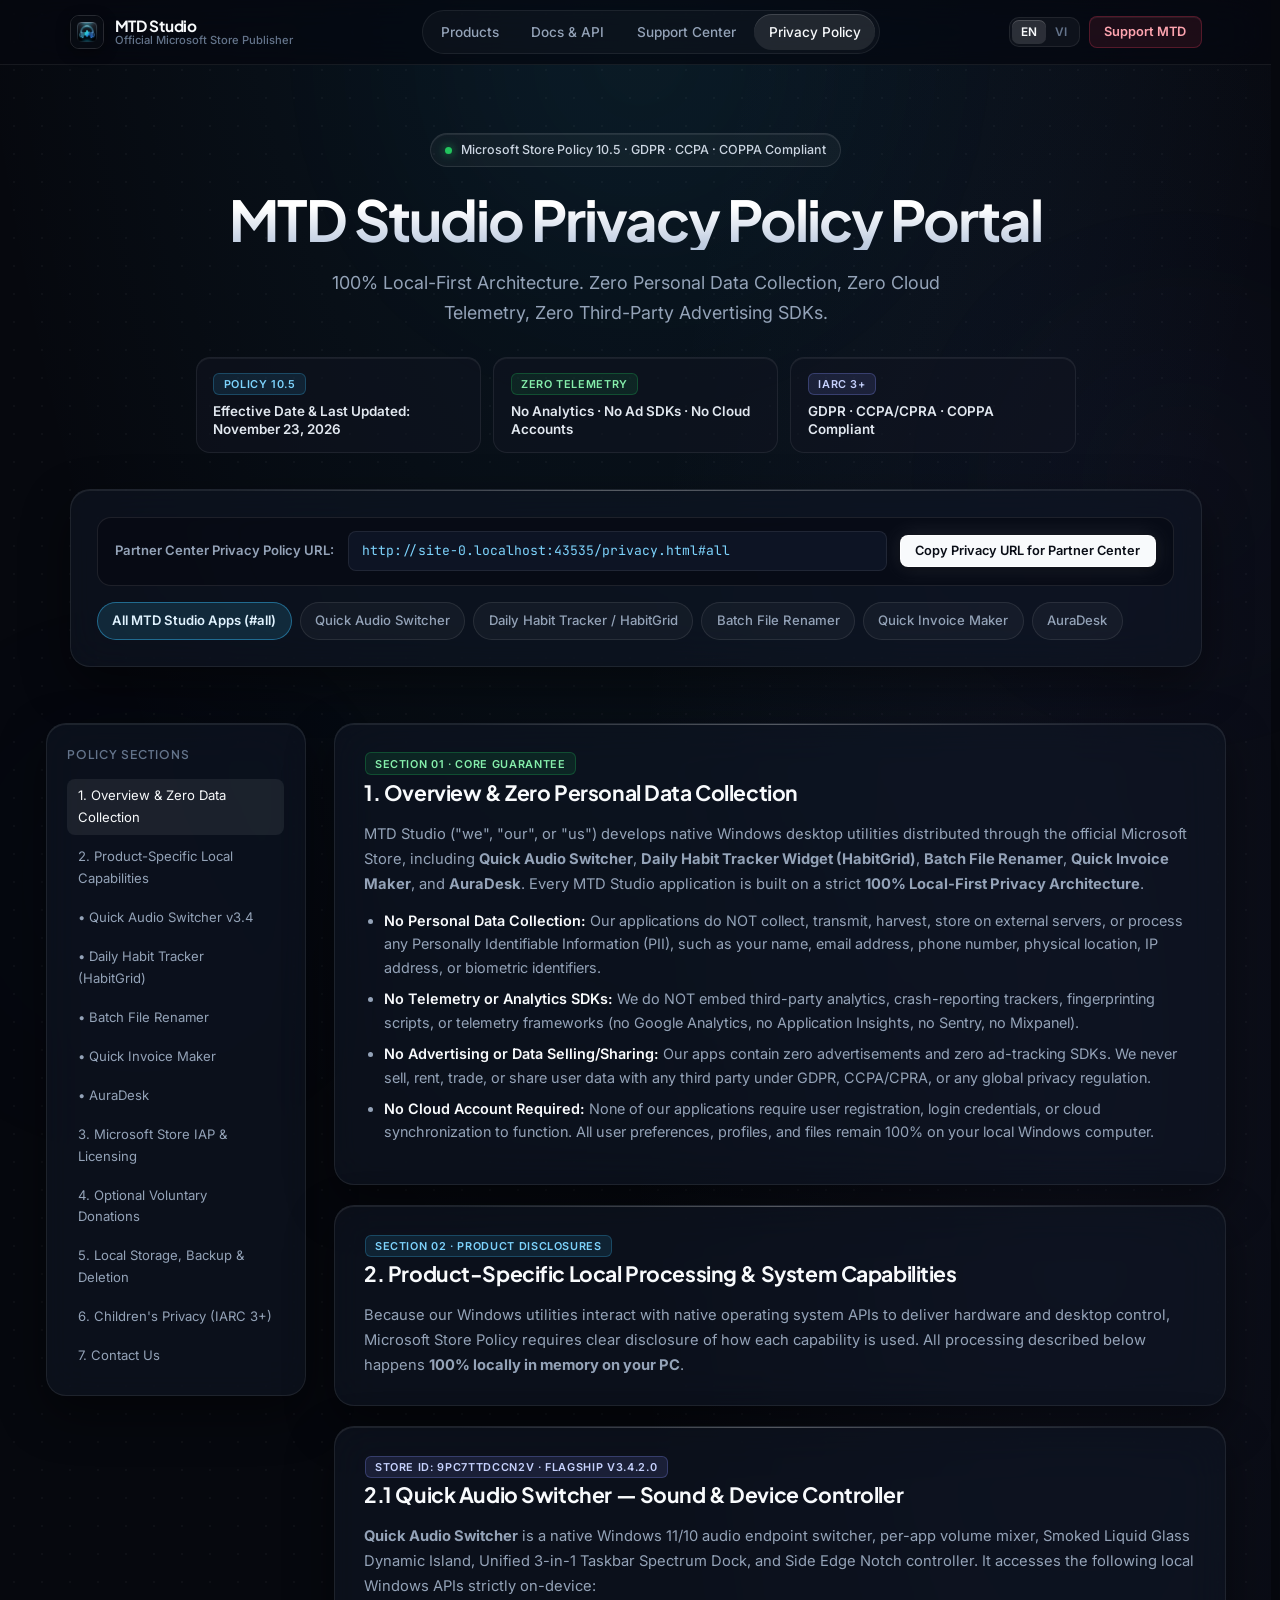
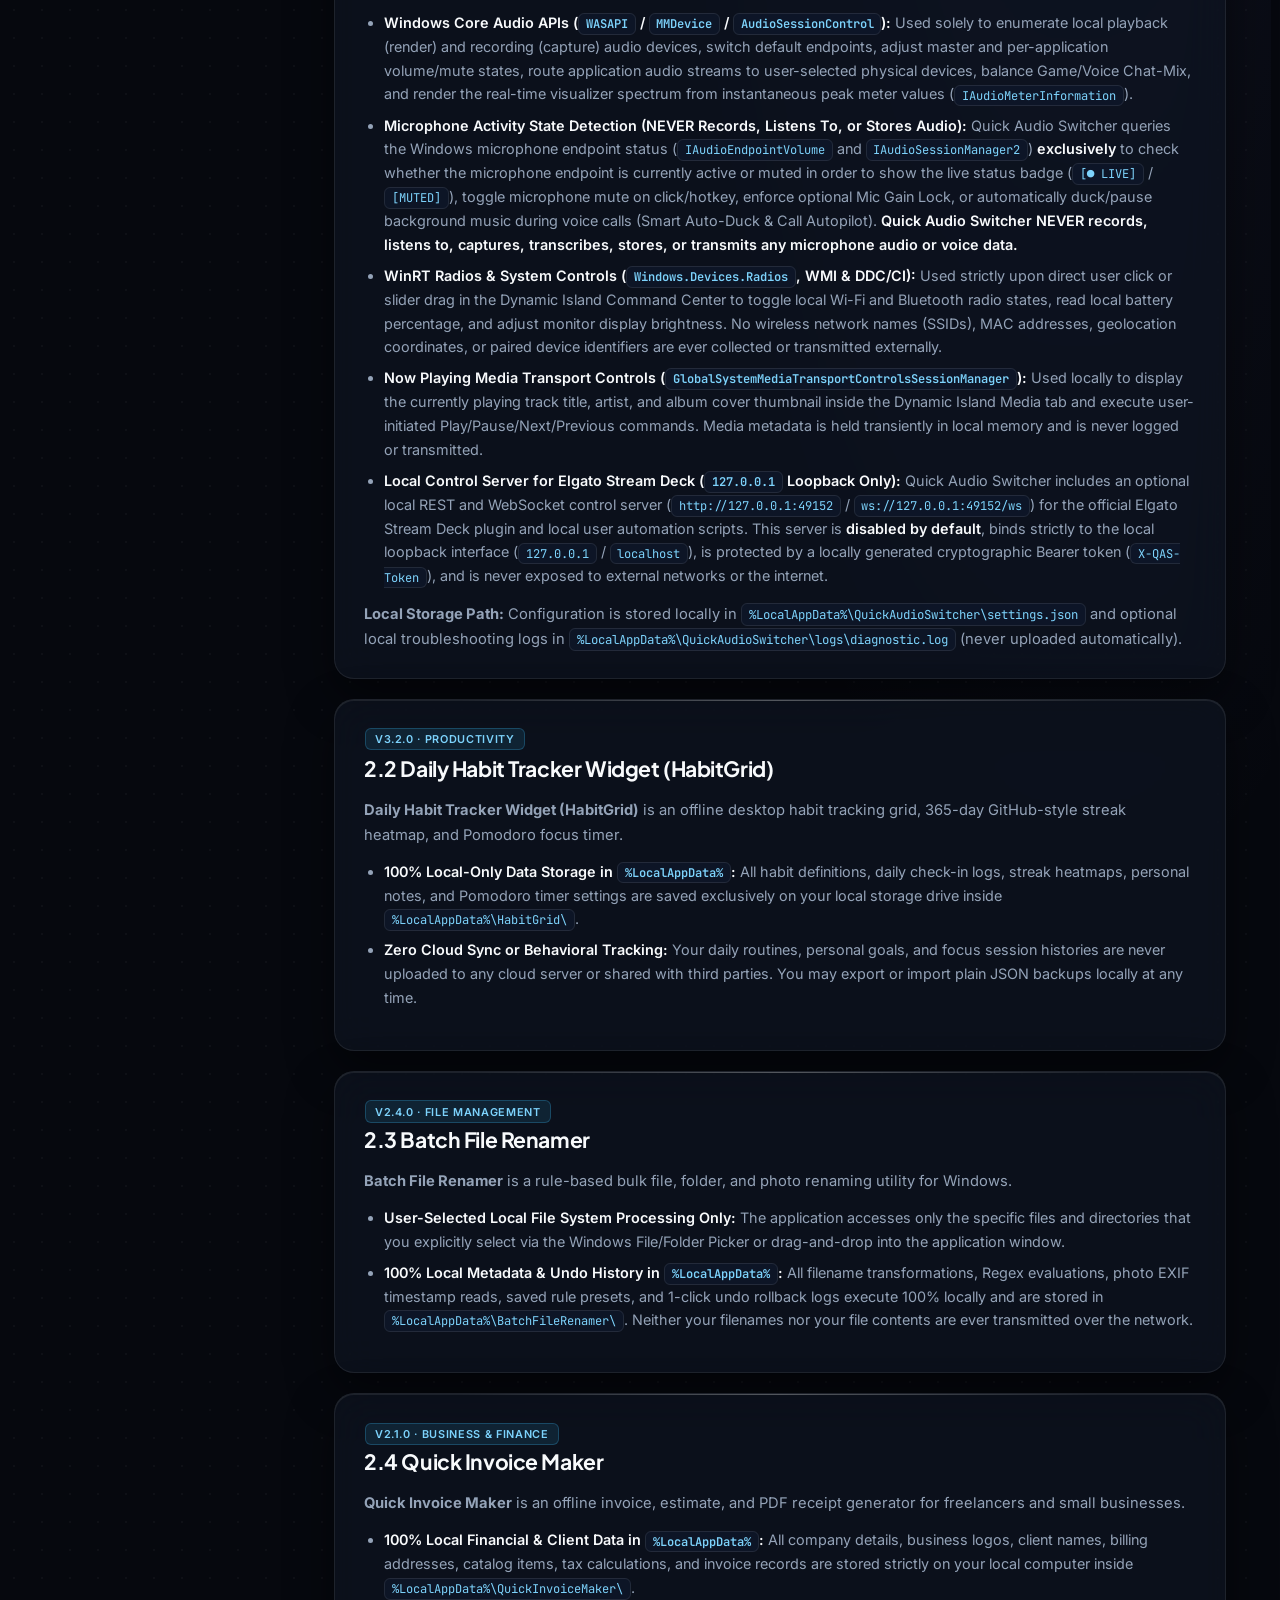
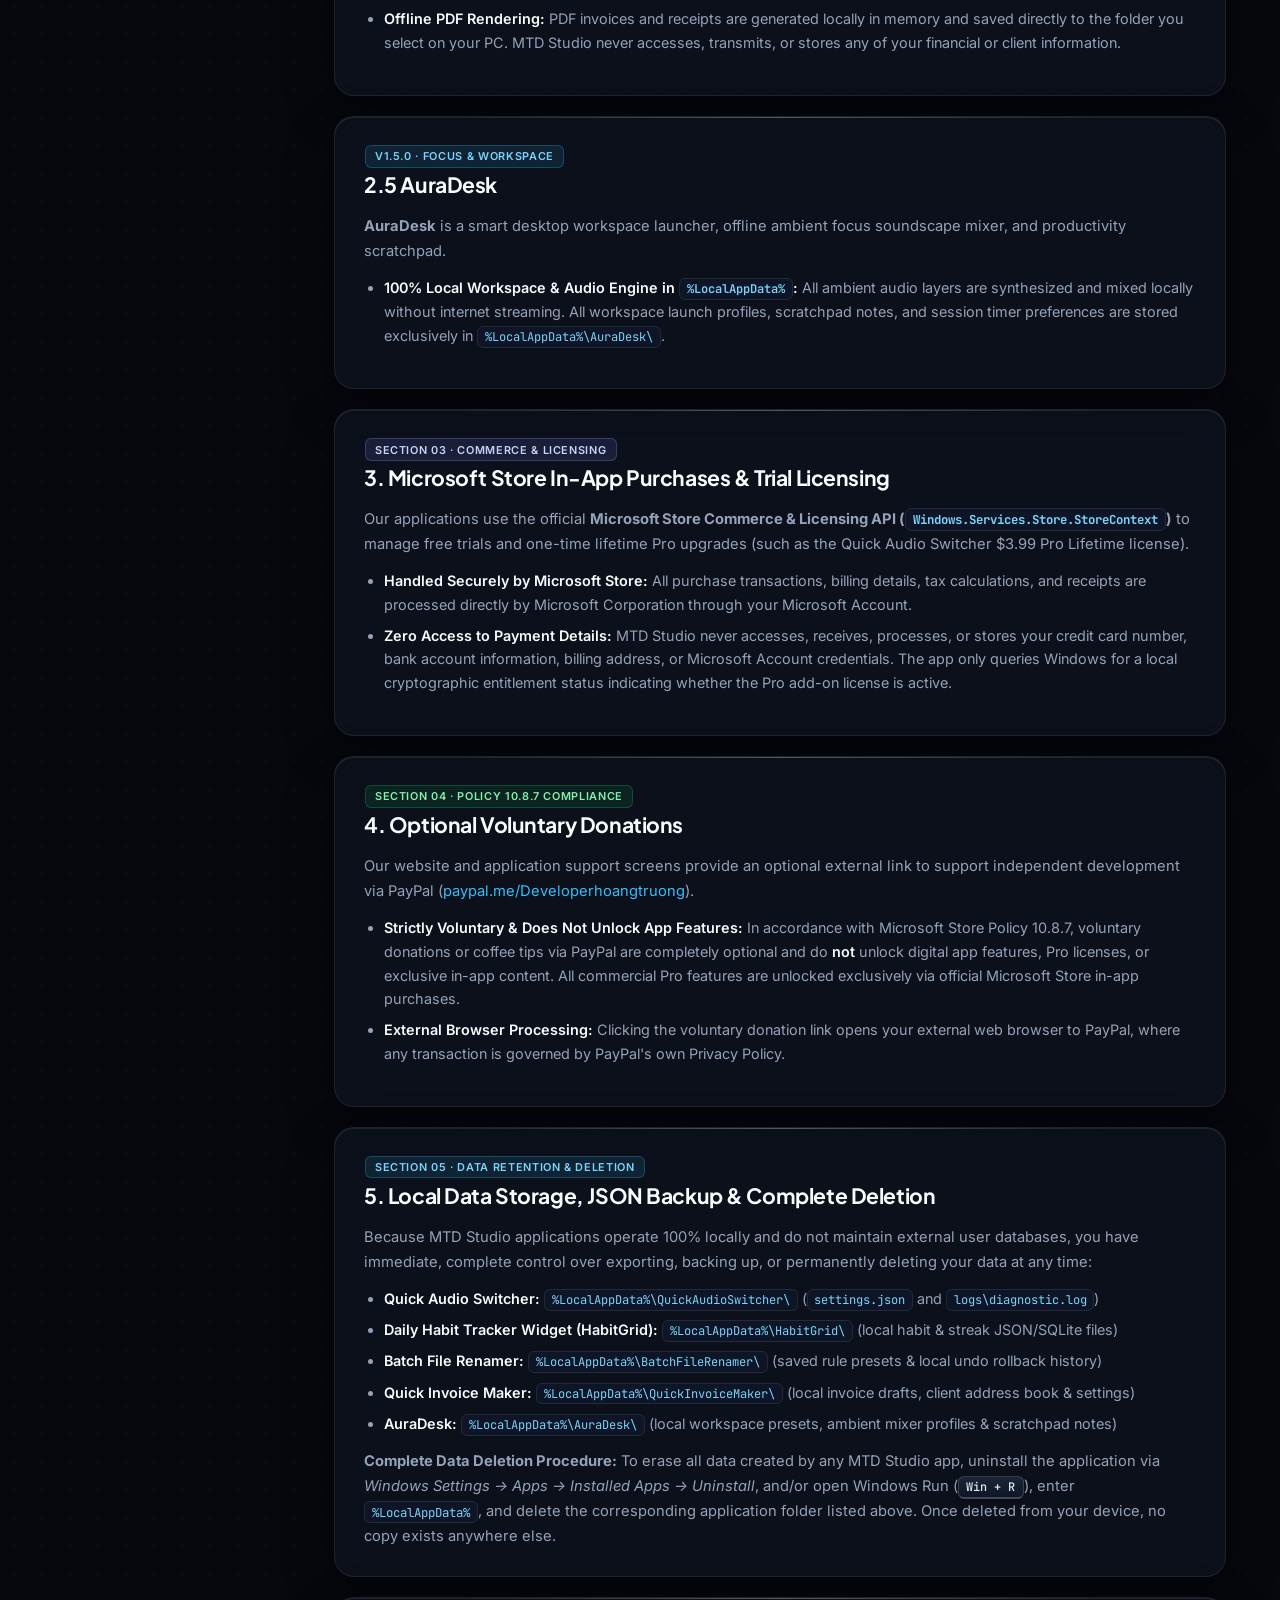
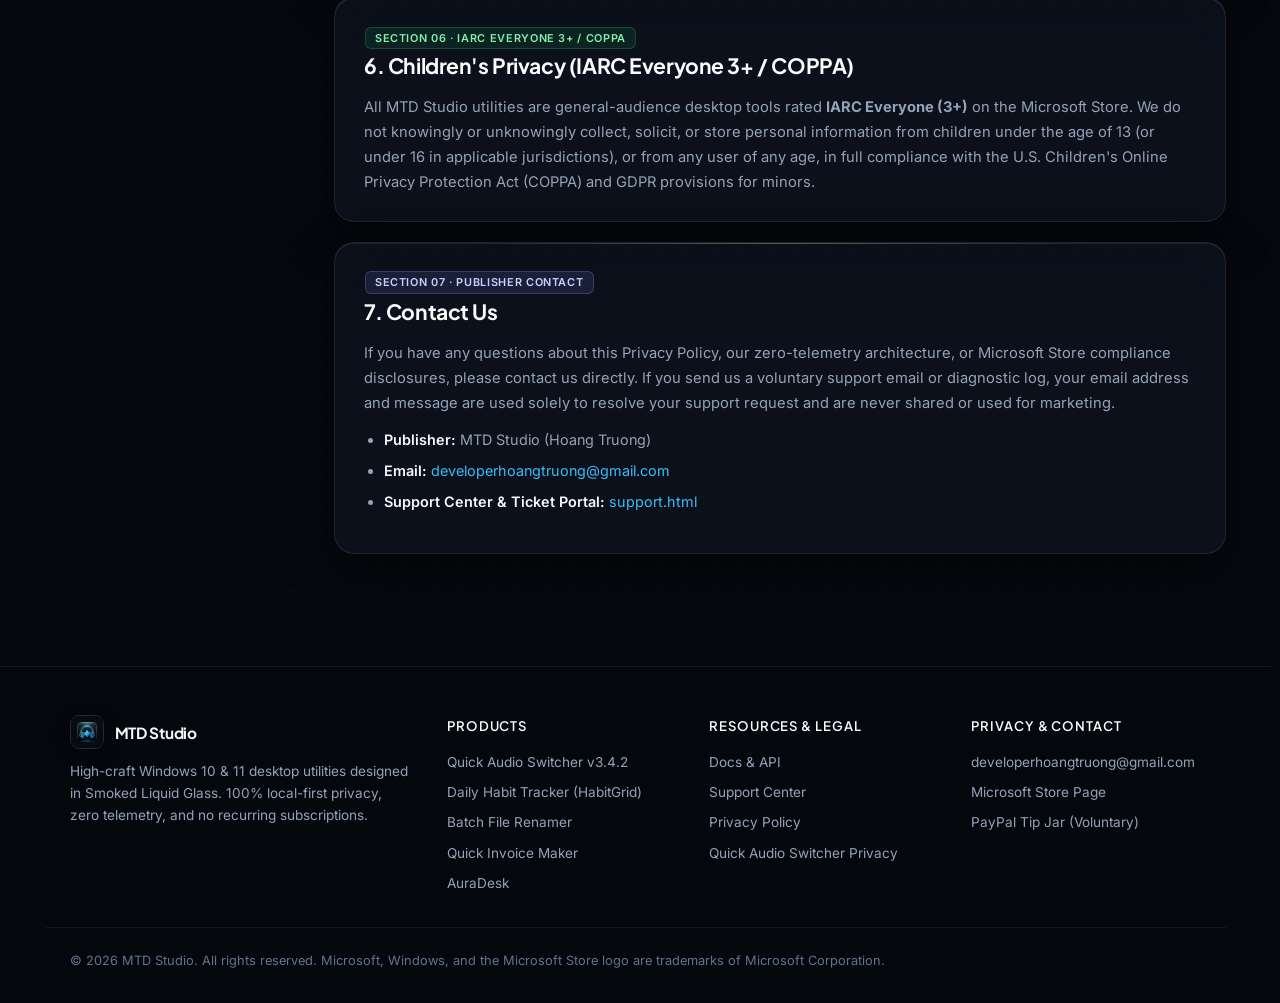
<file: privacy.html>
<!DOCTYPE html>
<html lang="en" data-theme="dark">
<head>
  <meta charset="UTF-8" />
  <meta name="viewport" content="width=device-width, initial-scale=1.0" />
  <title>Privacy Policy — MTD Studio (Microsoft Store Official Privacy Portal)</title>
  <meta name="description" content="Official Microsoft Store Privacy Policy for MTD Studio applications: Quick Audio Switcher, Daily Habit Tracker Widget (HabitGrid), Batch File Renamer, Quick Invoice Maker, and AuraDesk. 100% local-first execution with zero personal data collection." />
  <meta name="theme-color" content="#070A12" />
  <link rel="icon" type="image/png" href="assets/logo.png" />
  <link rel="preconnect" href="https://fonts.googleapis.com" />
  <link rel="preconnect" href="https://fonts.gstatic.com" crossorigin />
  <link href="https://fonts.googleapis.com/css2?family=Inter:wght@400;500;600&family=JetBrains+Mono:wght@400;500;600&family=Plus+Jakarta+Sans:wght@600;700&display=swap" rel="stylesheet" />
  <link rel="stylesheet" href="css/styles.css" />
</head>
<body data-page="privacy">
  <!-- Ambient Background Glow Orbs -->
  <div class="ambient-glow" aria-hidden="true">
    <div class="glow-orb orb-cyan"></div>
    <div class="glow-orb orb-violet"></div>
    <div class="glow-orb orb-blue"></div>
  </div>

  <!-- Sticky Smoked Liquid Glass Header -->
  <header class="site-header">
    <div class="nav-container">
      <a href="index.html" class="brand-link" aria-label="MTD Studio Home">
        <img src="assets/logo.png" alt="MTD Studio Logo" class="brand-logo" width="36" height="36" />
        <div class="brand-text brand-meta">
          <span class="brand-name">MTD Studio</span>
          <span class="brand-tag" data-i18n="nav.brandTag">Official Microsoft Store Publisher</span>
        </div>
      </a>

      <nav class="nav-links" aria-label="Primary Navigation">
        <a href="index.html" class="nav-link" data-i18n="nav.products">Products</a>
        <a href="docs.html" class="nav-link" data-i18n="nav.docs">Docs &amp; API</a>
        <a href="support.html" class="nav-link" data-i18n="nav.support">Support Center</a>
        <a href="privacy.html" class="nav-link active" aria-current="page" data-i18n="nav.privacy">Privacy Policy</a>
      </nav>

      <div class="nav-actions">
        <div class="lang-switch" role="group" aria-label="Language Switcher">
          <button type="button" class="lang-btn active" data-lang="en" onclick="window.setMtdLanguage && window.setMtdLanguage('en')">EN</button>
          <button type="button" class="lang-btn" data-lang="vi" onclick="window.setMtdLanguage && window.setMtdLanguage('vi')">VI</button>
        </div>
        <a href="https://paypal.me/Developerhoangtruong" target="_blank" rel="noopener noreferrer" class="btn btn-paypal btn-sm" data-i18n="nav.donate">
          Buy a Coffee
        </a>
      </div>
    </div>
  </header>

  <main class="main-content">
    <!-- Page Hero -->
    <section class="hero container">
      <div class="hero-badge">
        <span class="dot status-dot" aria-hidden="true"></span>
        <span data-i18n="privacy.eyebrow">Microsoft Partner Center Certified · GDPR &amp; CCPA Compliant</span>
      </div>
      <h1 class="hero-title" data-i18n="privacy.title">
        MTD Studio Privacy Policy Portal
      </h1>
      <p class="hero-subtitle" data-i18n="privacy.subtitle">
        Strict 100% local-first software architecture. We do not collect, store, transmit, or sell your personal data.
      </p>
      <div class="trust-strip trust-strip-3">
        <div class="trust-item">
          <span class="badge badge-store">POLICY 10.5</span>
          <strong data-i18n="privacy.lastUpdated">Effective &amp; Last Updated: November 2026</strong>
        </div>
        <div class="trust-item">
          <span class="badge badge-free">ZERO TELEMETRY</span>
          <strong>No Analytics · No Ad SDKs · No Cloud Accounts</strong>
        </div>
        <div class="trust-item">
          <span class="badge badge-pro">IARC 3+</span>
          <strong>GDPR · CCPA/CPRA · COPPA Compliant</strong>
        </div>
      </div>
    </section>

    <!-- Partner Center Quick-Copy Bar -->
    <section class="container">
      <div class="glass-card specular-top" id="partner-center-bar" style="margin-bottom: 1.5rem;">
        <div class="url-copy-box" style="margin-bottom: 1rem;">
          <strong data-i18n="privacy.copyLabel">Partner Center Privacy URL:</strong>
          <code id="privacy-current-url" class="url-copy-display">https://mtdstudio.dev/privacy.html#all</code>
          <button
            type="button"
            id="copy-privacy-url-btn"
            class="btn btn-primary btn-sm"
            data-copy-privacy-url
            data-i18n="privacy.copyBtn"
          >
            Copy Privacy URL
          </button>
        </div>

        <div class="pill-tabs" id="privacy-product-tabs" role="tablist" aria-label="Filter Privacy Policy by Product" style="margin-bottom: 0;">
          <a href="#all" class="pill-tab active" role="tab" aria-selected="true" data-privacy-tab="all" data-product="all" data-i18n="privacy.filterAll">
            All MTD Studio Apps
          </a>
          <a href="#quick-audio-switcher" class="pill-tab" role="tab" aria-selected="false" data-privacy-tab="quick-audio-switcher" data-product="quick-audio-switcher">
            Quick Audio Switcher
          </a>
          <a href="#habitgrid" class="pill-tab" role="tab" aria-selected="false" data-privacy-tab="habitgrid" data-product="habitgrid">
            Daily Habit Tracker / HabitGrid
          </a>
          <a href="#batch-file-renamer" class="pill-tab" role="tab" aria-selected="false" data-privacy-tab="batch-file-renamer" data-product="batch-file-renamer">
            Batch File Renamer
          </a>
          <a href="#quick-invoice-maker" class="pill-tab" role="tab" aria-selected="false" data-privacy-tab="quick-invoice-maker" data-product="quick-invoice-maker">
            Quick Invoice Maker
          </a>
          <a href="#auradesk" class="pill-tab" role="tab" aria-selected="false" data-privacy-tab="auradesk" data-product="auradesk">
            AuraDesk
          </a>
        </div>
      </div>
    </section>

    <!-- Main Privacy Policy Layout -->
    <section class="section-sm container">
      <div class="privacy-layout">
        <!-- Sidebar Navigation & Compliance Summary -->
        <aside class="privacy-sidebar specular-top">
          <h3>Policy Sections</h3>
          <ul class="privacy-nav" aria-label="Privacy Policy Table of Contents">
            <li><a href="#section-overview" class="active">1. Overview &amp; Zero Data Collection</a></li>
            <li><a href="#section-products">2. Product-Specific Local Capabilities</a></li>
            <li><a href="#quick-audio-switcher">• Quick Audio Switcher v3.4</a></li>
            <li><a href="#habitgrid">• Daily Habit Tracker (HabitGrid)</a></li>
            <li><a href="#batch-file-renamer">• Batch File Renamer</a></li>
            <li><a href="#quick-invoice-maker">• Quick Invoice Maker</a></li>
            <li><a href="#auradesk">• AuraDesk</a></li>
            <li><a href="#section-billing">3. Microsoft Store IAP &amp; Licensing</a></li>
            <li><a href="#section-donations">4. Optional Voluntary Donations</a></li>
            <li><a href="#section-storage">5. Local Storage, Backup &amp; Deletion</a></li>
            <li><a href="#section-children">6. Children's Privacy (IARC 3+)</a></li>
            <li><a href="#section-contact">7. Contact Us</a></li>
          </ul>
        </aside>

        <!-- Static English Privacy Policy Content (100% Static for Microsoft Partner Center Crawler Bot) -->
        <div class="privacy-content" id="all">
          <!-- Section 1: Overview & Zero Personal Data Collection -->
          <article id="section-overview" class="policy-section specular-top">
            <span class="badge badge-free">SECTION 01 · CORE GUARANTEE</span>
            <h2>1. Overview &amp; Zero Personal Data Collection</h2>

            <p>
              MTD Studio ("we", "our", or "us") develops native Windows desktop utilities distributed through the official Microsoft Store, including <strong>Quick Audio Switcher</strong>, <strong>Daily Habit Tracker Widget (HabitGrid)</strong>, <strong>Batch File Renamer</strong>, <strong>Quick Invoice Maker</strong>, and <strong>AuraDesk</strong>. Every MTD Studio application is built on a strict <strong>100% Local-First Privacy Architecture</strong>.
            </p>

            <ul>
              <li><strong>No Personal Data Collection:</strong> Our applications do NOT collect, transmit, harvest, store on external servers, or process any Personally Identifiable Information (PII), such as your name, email address, phone number, physical location, IP address, or biometric identifiers.</li>
              <li><strong>No Telemetry or Analytics SDKs:</strong> We do NOT embed third-party analytics, crash-reporting trackers, fingerprinting scripts, or telemetry frameworks (no Google Analytics, no Application Insights, no Sentry, no Mixpanel).</li>
              <li><strong>No Advertising or Data Selling/Sharing:</strong> Our apps contain zero advertisements and zero ad-tracking SDKs. We never sell, rent, trade, or share user data with any third party under GDPR, CCPA/CPRA, or any global privacy regulation.</li>
              <li><strong>No Cloud Account Required:</strong> None of our applications require user registration, login credentials, or cloud synchronization to function. All user preferences, profiles, and files remain 100% on your local Windows computer.</li>
            </ul>
          </article>

          <!-- Section 2: Product-Specific Local Processing & System Capabilities -->
          <article id="section-products" class="policy-section specular-top">
            <span class="badge badge-store">SECTION 02 · PRODUCT DISCLOSURES</span>
            <h2>2. Product-Specific Local Processing &amp; System Capabilities</h2>

            <p>
              Because our Windows utilities interact with native operating system APIs to deliver hardware and desktop control, Microsoft Store Policy requires clear disclosure of how each capability is used. All processing described below happens <strong>100% locally in memory on your PC</strong>.
            </p>
          </article>

          <!-- Product 2.1: Quick Audio Switcher (#quick-audio-switcher) -->
          <article id="quick-audio-switcher" class="policy-section specular-top" data-product-section="quick-audio-switcher">
            <span class="badge badge-pro">Store ID: 9PC7TTDCCN2V · Flagship v3.4.2.0</span>
            <h2>2.1 Quick Audio Switcher — Sound &amp; Device Controller</h2>

            <p>
              <strong>Quick Audio Switcher</strong> is a native Windows 11/10 audio endpoint switcher, per-app volume mixer, Smoked Liquid Glass Dynamic Island, Unified 3-in-1 Taskbar Spectrum Dock, and Side Edge Notch controller. It accesses the following local Windows APIs strictly on-device:
            </p>

            <ul>
              <li>
                <strong>Windows Core Audio APIs (<code>WASAPI</code> / <code>MMDevice</code> / <code>AudioSessionControl</code>):</strong>
                Used solely to enumerate local playback (render) and recording (capture) audio devices, switch default endpoints, adjust master and per-application volume/mute states, route application audio streams to user-selected physical devices, balance Game/Voice Chat-Mix, and render the real-time visualizer spectrum from instantaneous peak meter values (<code>IAudioMeterInformation</code>).
              </li>
              <li>
                <strong>Microphone Activity State Detection (NEVER Records, Listens To, or Stores Audio):</strong>
                Quick Audio Switcher queries the Windows microphone endpoint status (<code>IAudioEndpointVolume</code> and <code>IAudioSessionManager2</code>) <strong>exclusively</strong> to check whether the microphone endpoint is currently active or muted in order to show the live status badge (<code>[● LIVE]</code> / <code>[MUTED]</code>), toggle microphone mute on click/hotkey, enforce optional Mic Gain Lock, or automatically duck/pause background music during voice calls (Smart Auto-Duck &amp; Call Autopilot). <strong>Quick Audio Switcher NEVER records, listens to, captures, transcribes, stores, or transmits any microphone audio or voice data.</strong>
              </li>
              <li>
                <strong>WinRT Radios &amp; System Controls (<code>Windows.Devices.Radios</code>, WMI &amp; DDC/CI):</strong>
                Used strictly upon direct user click or slider drag in the Dynamic Island Command Center to toggle local Wi-Fi and Bluetooth radio states, read local battery percentage, and adjust monitor display brightness. No wireless network names (SSIDs), MAC addresses, geolocation coordinates, or paired device identifiers are ever collected or transmitted externally.
              </li>
              <li>
                <strong>Now Playing Media Transport Controls (<code>GlobalSystemMediaTransportControlsSessionManager</code>):</strong>
                Used locally to display the currently playing track title, artist, and album cover thumbnail inside the Dynamic Island Media tab and execute user-initiated Play/Pause/Next/Previous commands. Media metadata is held transiently in local memory and is never logged or transmitted.
              </li>
              <li>
                <strong>Local Control Server for Elgato Stream Deck (<code>127.0.0.1</code> Loopback Only):</strong>
                Quick Audio Switcher includes an optional local REST and WebSocket control server (<code>http://127.0.0.1:49152</code> / <code>ws://127.0.0.1:49152/ws</code>) for the official Elgato Stream Deck plugin and local user automation scripts. This server is <strong>disabled by default</strong>, binds strictly to the local loopback interface (<code>127.0.0.1</code> / <code>localhost</code>), is protected by a locally generated cryptographic Bearer token (<code>X-QAS-Token</code>), and is never exposed to external networks or the internet.
              </li>
            </ul>

            <p>
              <strong>Local Storage Path:</strong> Configuration is stored locally in <code>%LocalAppData%\QuickAudioSwitcher\settings.json</code> and optional local troubleshooting logs in <code>%LocalAppData%\QuickAudioSwitcher\logs\diagnostic.log</code> (never uploaded automatically).
            </p>
          </article>

          <!-- Product 2.2: Daily Habit Tracker Widget / HabitGrid (#habitgrid) -->
          <article id="habitgrid" class="policy-section specular-top" data-product-section="habitgrid">
            <span class="badge badge-store">v3.2.0 · Productivity</span>
            <h2>2.2 Daily Habit Tracker Widget (HabitGrid)</h2>

            <p>
              <strong>Daily Habit Tracker Widget (HabitGrid)</strong> is an offline desktop habit tracking grid, 365-day GitHub-style streak heatmap, and Pomodoro focus timer.
            </p>

            <ul>
              <li>
                <strong>100% Local-Only Data Storage in <code>%LocalAppData%</code>:</strong>
                All habit definitions, daily check-in logs, streak heatmaps, personal notes, and Pomodoro timer settings are saved exclusively on your local storage drive inside <code>%LocalAppData%\HabitGrid\</code>.
              </li>
              <li>
                <strong>Zero Cloud Sync or Behavioral Tracking:</strong>
                Your daily routines, personal goals, and focus session histories are never uploaded to any cloud server or shared with third parties. You may export or import plain JSON backups locally at any time.
              </li>
            </ul>
          </article>

          <!-- Product 2.3: Batch File Renamer (#batch-file-renamer) -->
          <article id="batch-file-renamer" class="policy-section specular-top" data-product-section="batch-file-renamer">
            <span class="badge badge-store">v2.4.0 · File Management</span>
            <h2>2.3 Batch File Renamer</h2>

            <p>
              <strong>Batch File Renamer</strong> is a rule-based bulk file, folder, and photo renaming utility for Windows.
            </p>

            <ul>
              <li>
                <strong>User-Selected Local File System Processing Only:</strong>
                The application accesses only the specific files and directories that you explicitly select via the Windows File/Folder Picker or drag-and-drop into the application window.
              </li>
              <li>
                <strong>100% Local Metadata &amp; Undo History in <code>%LocalAppData%</code>:</strong>
                All filename transformations, Regex evaluations, photo EXIF timestamp reads, saved rule presets, and 1-click undo rollback logs execute 100% locally and are stored in <code>%LocalAppData%\BatchFileRenamer\</code>. Neither your filenames nor your file contents are ever transmitted over the network.
              </li>
            </ul>
          </article>

          <!-- Product 2.4: Quick Invoice Maker (#quick-invoice-maker) -->
          <article id="quick-invoice-maker" class="policy-section specular-top" data-product-section="quick-invoice-maker">
            <span class="badge badge-store">v2.1.0 · Business &amp; Finance</span>
            <h2>2.4 Quick Invoice Maker</h2>

            <p>
              <strong>Quick Invoice Maker</strong> is an offline invoice, estimate, and PDF receipt generator for freelancers and small businesses.
            </p>

            <ul>
              <li>
                <strong>100% Local Financial &amp; Client Data in <code>%LocalAppData%</code>:</strong>
                All company details, business logos, client names, billing addresses, catalog items, tax calculations, and invoice records are stored strictly on your local computer inside <code>%LocalAppData%\QuickInvoiceMaker\</code>.
              </li>
              <li>
                <strong>Offline PDF Rendering:</strong>
                PDF invoices and receipts are generated locally in memory and saved directly to the folder you select on your PC. MTD Studio never accesses, transmits, or stores any of your financial or client information.
              </li>
            </ul>
          </article>

          <!-- Product 2.5: AuraDesk (#auradesk) -->
          <article id="auradesk" class="policy-section specular-top" data-product-section="auradesk">
            <span class="badge badge-store">v1.5.0 · Focus &amp; Workspace</span>
            <h2>2.5 AuraDesk</h2>

            <p>
              <strong>AuraDesk</strong> is a smart desktop workspace launcher, offline ambient focus soundscape mixer, and productivity scratchpad.
            </p>

            <ul>
              <li>
                <strong>100% Local Workspace &amp; Audio Engine in <code>%LocalAppData%</code>:</strong>
                All ambient audio layers are synthesized and mixed locally without internet streaming. All workspace launch profiles, scratchpad notes, and session timer preferences are stored exclusively in <code>%LocalAppData%\AuraDesk\</code>.
              </li>
            </ul>
          </article>

          <!-- Section 3: Microsoft Store In-App Purchases & Trial Licensing -->
          <article id="section-billing" class="policy-section specular-top">
            <span class="badge badge-pro">SECTION 03 · COMMERCE &amp; LICENSING</span>
            <h2>3. Microsoft Store In-App Purchases &amp; Trial Licensing</h2>

            <p>
              Our applications use the official <strong>Microsoft Store Commerce &amp; Licensing API (<code>Windows.Services.Store.StoreContext</code>)</strong> to manage free trials and one-time lifetime Pro upgrades (such as the Quick Audio Switcher $3.99 Pro Lifetime license).
            </p>
            <ul>
              <li>
                <strong>Handled Securely by Microsoft Store:</strong> All purchase transactions, billing details, tax calculations, and receipts are processed directly by Microsoft Corporation through your Microsoft Account.
              </li>
              <li>
                <strong>Zero Access to Payment Details:</strong> MTD Studio never accesses, receives, processes, or stores your credit card number, bank account information, billing address, or Microsoft Account credentials. The app only queries Windows for a local cryptographic entitlement status indicating whether the Pro add-on license is active.
              </li>
            </ul>
          </article>

          <!-- Section 4: Optional Voluntary Donations -->
          <article id="section-donations" class="policy-section specular-top">
            <span class="badge badge-free">SECTION 04 · POLICY 10.8.7 COMPLIANCE</span>
            <h2>4. Optional Voluntary Donations</h2>

            <p>
              Our website and application support screens provide an optional external link to support independent development via PayPal (<a href="https://paypal.me/Developerhoangtruong" target="_blank" rel="noopener noreferrer">paypal.me/Developerhoangtruong</a>).
            </p>
            <ul>
              <li>
                <strong>Strictly Voluntary &amp; Does Not Unlock App Features:</strong> In accordance with Microsoft Store Policy 10.8.7, voluntary donations or coffee tips via PayPal are completely optional and do <strong>not</strong> unlock digital app features, Pro licenses, or exclusive in-app content. All commercial Pro features are unlocked exclusively via official Microsoft Store in-app purchases.
              </li>
              <li>
                <strong>External Browser Processing:</strong> Clicking the voluntary donation link opens your external web browser to PayPal, where any transaction is governed by PayPal's own Privacy Policy.
              </li>
            </ul>
          </article>

          <!-- Section 5: Local Data Storage, JSON Backup & Complete Deletion -->
          <article id="section-storage" class="policy-section specular-top">
            <span class="badge badge-store">SECTION 05 · DATA RETENTION &amp; DELETION</span>
            <h2>5. Local Data Storage, JSON Backup &amp; Complete Deletion</h2>

            <p>
              Because MTD Studio applications operate 100% locally and do not maintain external user databases, you have immediate, complete control over exporting, backing up, or permanently deleting your data at any time:
            </p>

            <ul>
              <li><strong>Quick Audio Switcher:</strong> <code>%LocalAppData%\QuickAudioSwitcher\</code> (<code>settings.json</code> and <code>logs\diagnostic.log</code>)</li>
              <li><strong>Daily Habit Tracker Widget (HabitGrid):</strong> <code>%LocalAppData%\HabitGrid\</code> (local habit &amp; streak JSON/SQLite files)</li>
              <li><strong>Batch File Renamer:</strong> <code>%LocalAppData%\BatchFileRenamer\</code> (saved rule presets &amp; local undo rollback history)</li>
              <li><strong>Quick Invoice Maker:</strong> <code>%LocalAppData%\QuickInvoiceMaker\</code> (local invoice drafts, client address book &amp; settings)</li>
              <li><strong>AuraDesk:</strong> <code>%LocalAppData%\AuraDesk\</code> (local workspace presets, ambient mixer profiles &amp; scratchpad notes)</li>
            </ul>

            <p>
              <strong>Complete Data Deletion Procedure:</strong> To erase all data created by any MTD Studio app, uninstall the application via <em>Windows Settings → Apps → Installed Apps → Uninstall</em>, and/or open Windows Run (<kbd>Win + R</kbd>), enter <code>%LocalAppData%</code>, and delete the corresponding application folder listed above. Once deleted from your device, no copy exists anywhere else.
            </p>
          </article>

          <!-- Section 6: Children's Privacy (IARC Everyone 3+ / COPPA) -->
          <article id="section-children" class="policy-section specular-top">
            <span class="badge badge-free">SECTION 06 · IARC EVERYONE 3+ / COPPA</span>
            <h2>6. Children's Privacy (IARC Everyone 3+ / COPPA)</h2>

            <p>
              All MTD Studio utilities are general-audience desktop tools rated <strong>IARC Everyone (3+)</strong> on the Microsoft Store. We do not knowingly or unknowingly collect, solicit, or store personal information from children under the age of 13 (or under 16 in applicable jurisdictions), or from any user of any age, in full compliance with the U.S. Children's Online Privacy Protection Act (COPPA) and GDPR provisions for minors.
            </p>
          </article>

          <!-- Section 7: Contact Us -->
          <article id="section-contact" class="policy-section specular-top">
            <span class="badge badge-pro">SECTION 07 · PUBLISHER CONTACT</span>
            <h2>7. Contact Us</h2>

            <p>
              If you have any questions about this Privacy Policy, our zero-telemetry architecture, or Microsoft Store compliance disclosures, please contact us directly. If you send us a voluntary support email or diagnostic log, your email address and message are used solely to resolve your support request and are never shared or used for marketing.
            </p>

            <ul>
              <li><strong>Publisher:</strong> MTD Studio (Hoang Truong)</li>
              <li><strong>Email:</strong> <a href="mailto:developerhoangtruong@gmail.com">developerhoangtruong@gmail.com</a></li>
              <li><strong>Support Center &amp; Ticket Portal:</strong> <a href="support.html">support.html</a></li>
            </ul>
          </article>
        </div>
      </div>
    </section>
  </main>

  <!-- Toast Notification -->
  <div id="toast-notice" class="toast-notice" role="status" aria-live="polite" aria-atomic="true">
    <span id="toast-message">Copied to clipboard!</span>
  </div>

  <!-- Shared Smoked Liquid Glass Footer -->
  <footer class="site-footer">
    <div class="container footer-grid">
      <div class="footer-brand">
        <a href="index.html" class="brand-link">
          <img src="assets/logo.png" alt="MTD Studio Logo" class="brand-logo" width="32" height="32" />
          <span class="brand-name">MTD Studio</span>
        </a>
        <p class="footer-desc" data-i18n="footer.tagline">
          High-craft native Windows 11 utilities designed with Smoked Liquid Glass and 100% local-first privacy.
        </p>
      </div>

      <div class="footer-col">
        <h4 class="footer-heading" data-i18n="footer.colProducts">Products</h4>
        <ul class="footer-links">
          <li><a href="privacy.html#quick-audio-switcher">Quick Audio Switcher v3.4.2</a></li>
          <li><a href="privacy.html#habitgrid">Daily Habit Tracker (HabitGrid)</a></li>
          <li><a href="privacy.html#batch-file-renamer">Batch File Renamer</a></li>
          <li><a href="privacy.html#quick-invoice-maker">Quick Invoice Maker</a></li>
          <li><a href="privacy.html#auradesk">AuraDesk</a></li>
        </ul>
      </div>

      <div class="footer-col">
        <h4 class="footer-heading" data-i18n="footer.colResources">Resources</h4>
        <ul class="footer-links">
          <li><a href="docs.html" data-i18n="nav.docs">Docs &amp; API</a></li>
          <li><a href="support.html" data-i18n="nav.support">Support Center</a></li>
          <li><a href="privacy.html" data-i18n="nav.privacy">Privacy Policy</a></li>
          <li><a href="privacy.html#quick-audio-switcher">Quick Audio Switcher Privacy</a></li>
        </ul>
      </div>

      <div class="footer-col">
        <h4 class="footer-heading" data-i18n="footer.colLegal">Privacy &amp; Contact</h4>
        <ul class="footer-links">
          <li><a href="mailto:developerhoangtruong@gmail.com">developerhoangtruong@gmail.com</a></li>
          <li><a href="https://apps.microsoft.com/detail/9PC7TTDCCN2V" target="_blank" rel="noopener noreferrer">Microsoft Store Page</a></li>
          <li><a href="https://paypal.me/Developerhoangtruong" target="_blank" rel="noopener noreferrer">PayPal Tip Jar (Voluntary)</a></li>
        </ul>
      </div>
    </div>

    <div class="container footer-bottom">
      <p data-i18n="footer.rights">© 2026 MTD Studio. All rights reserved. Microsoft, Windows, and the Microsoft Store logo are trademarks of Microsoft Corporation.</p>
    </div>
  </footer>

  <!-- Core Scripts -->
  <script src="js/products.js"></script>
  <script src="js/i18n.js"></script>
  <script src="js/app.js"></script>
</body>
</html>
</file>
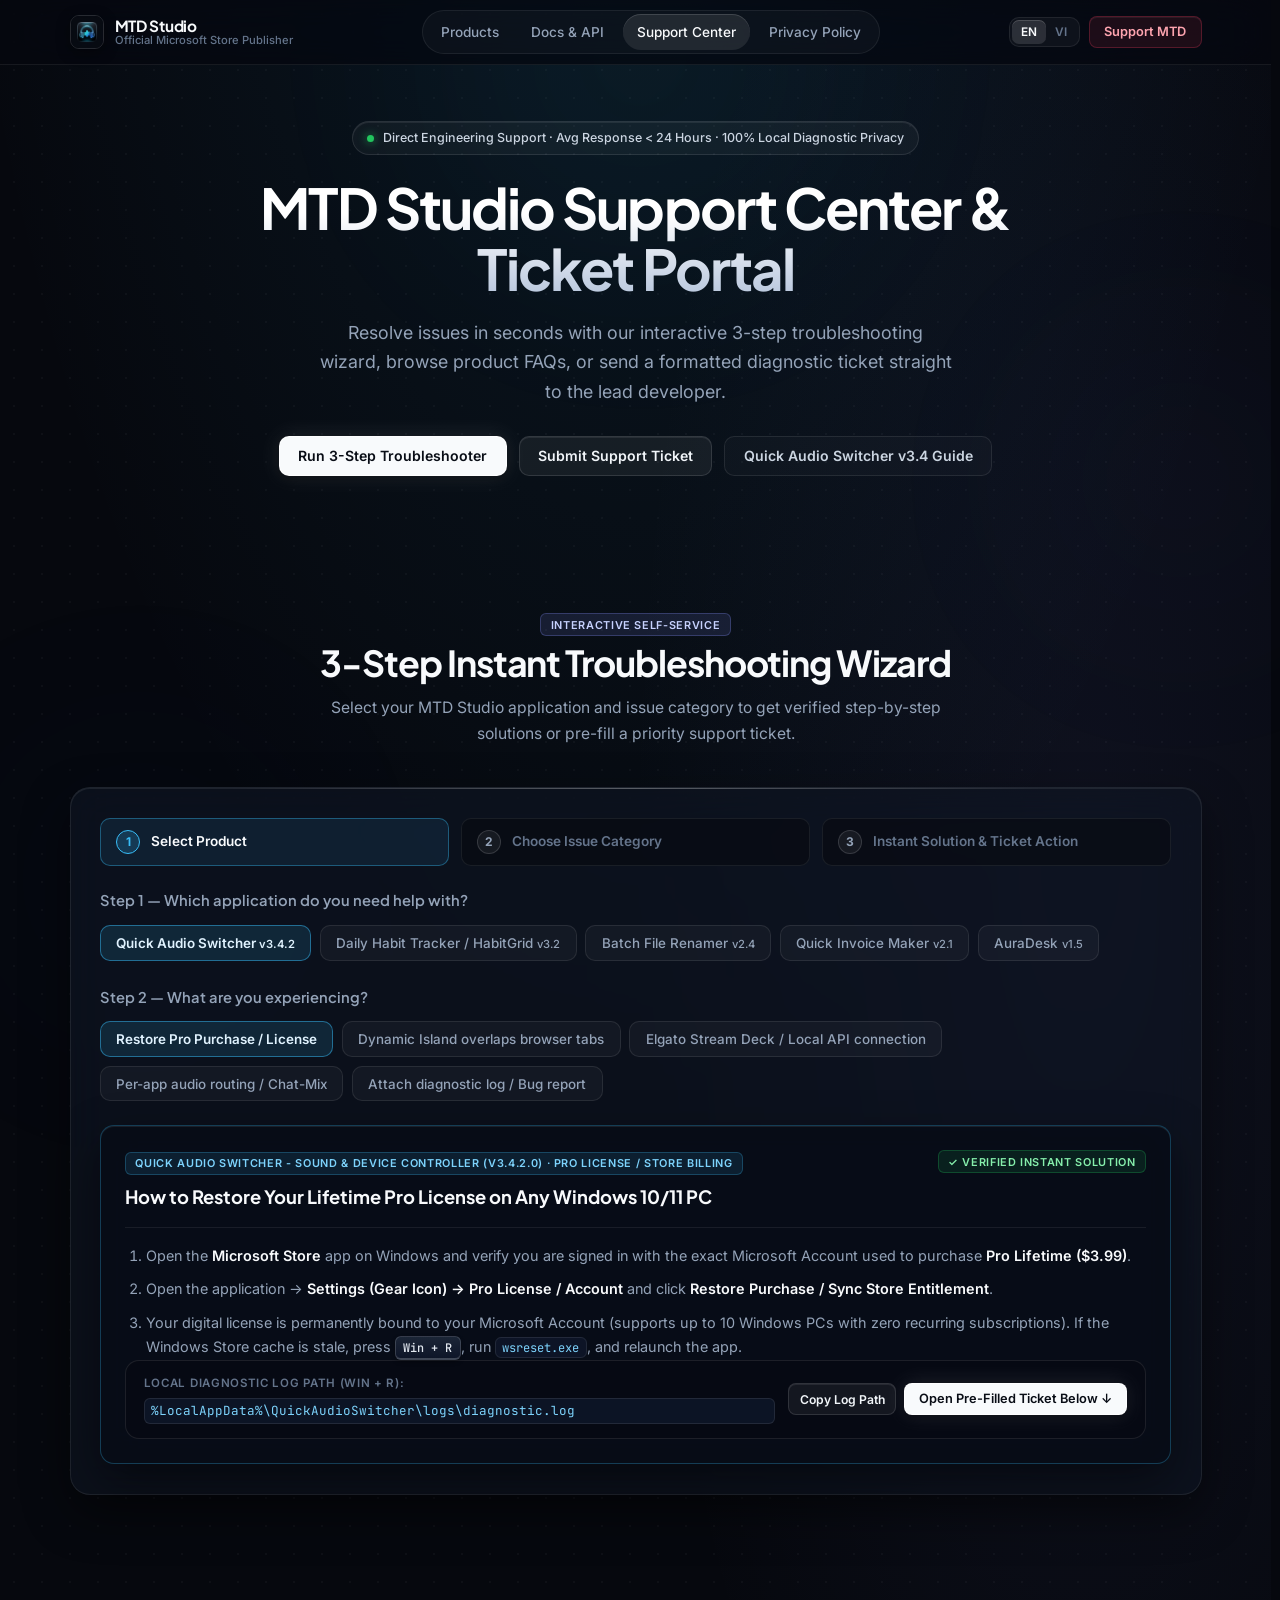
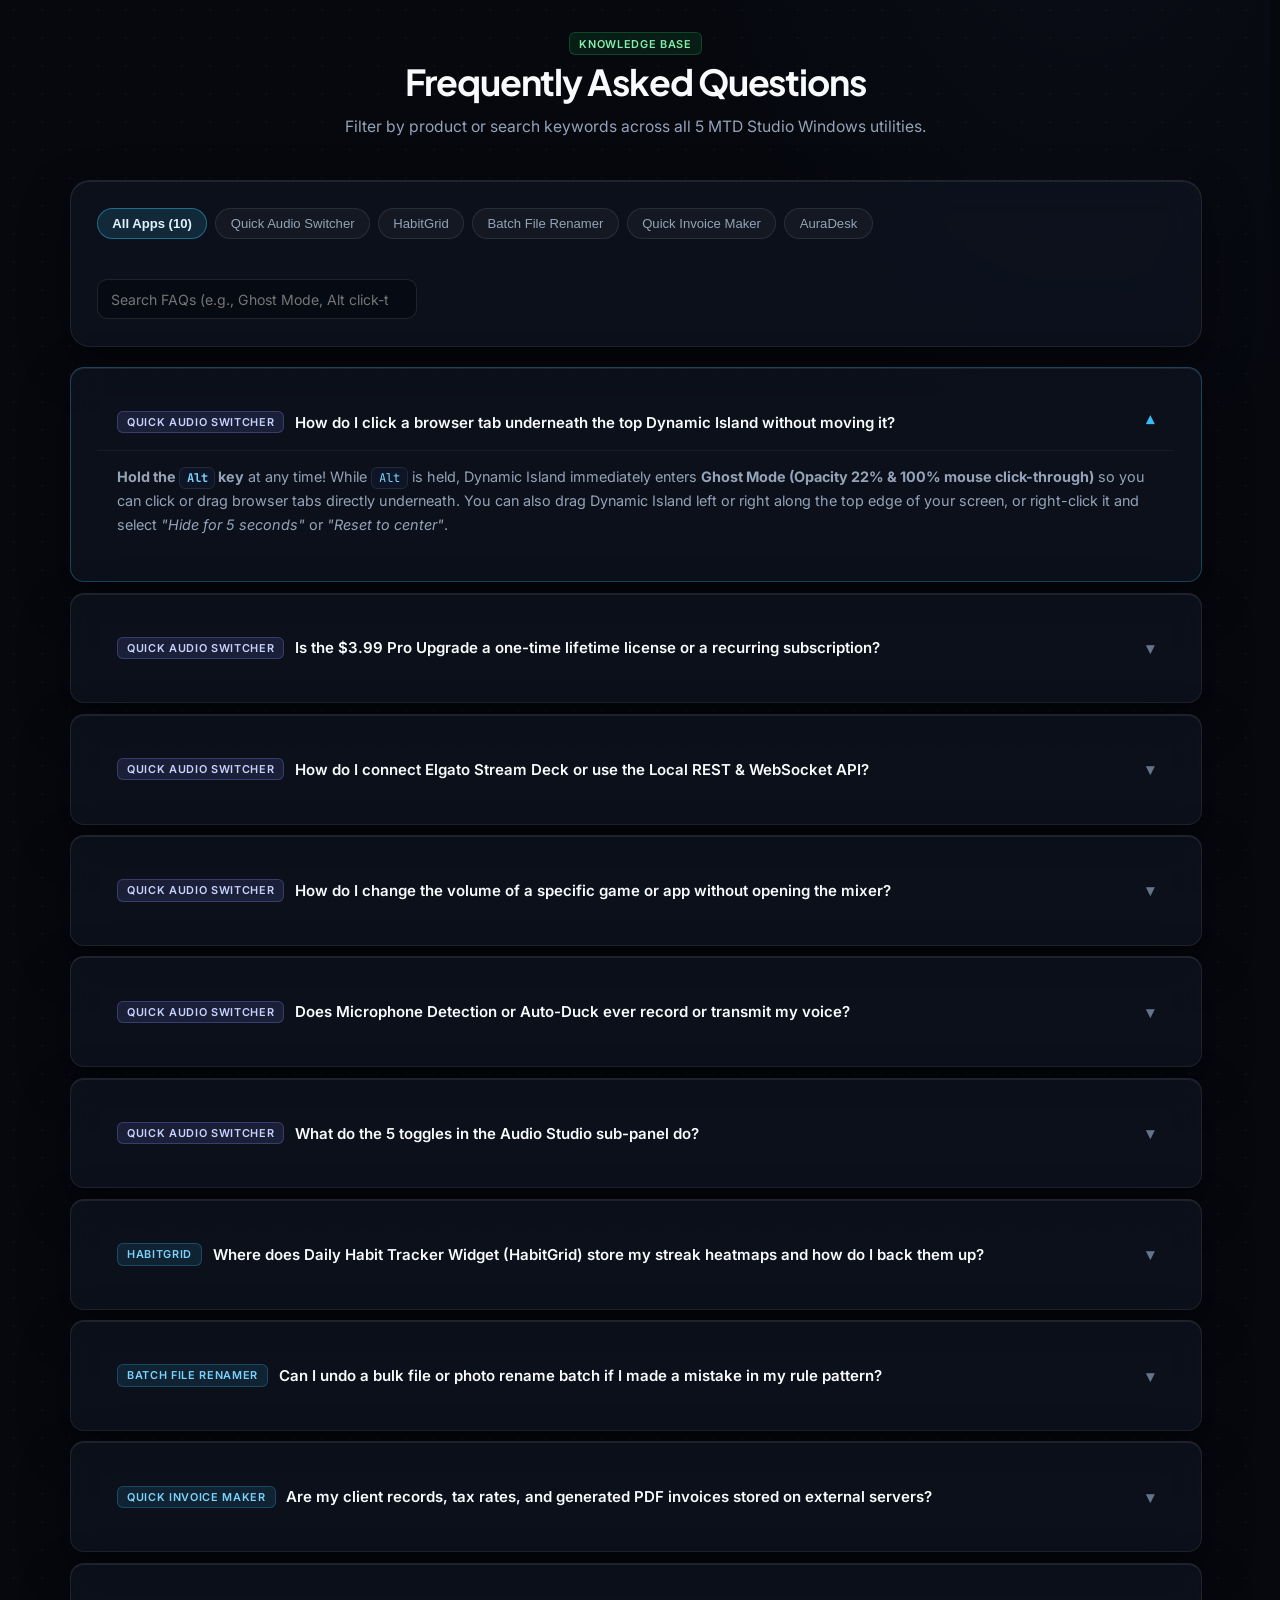
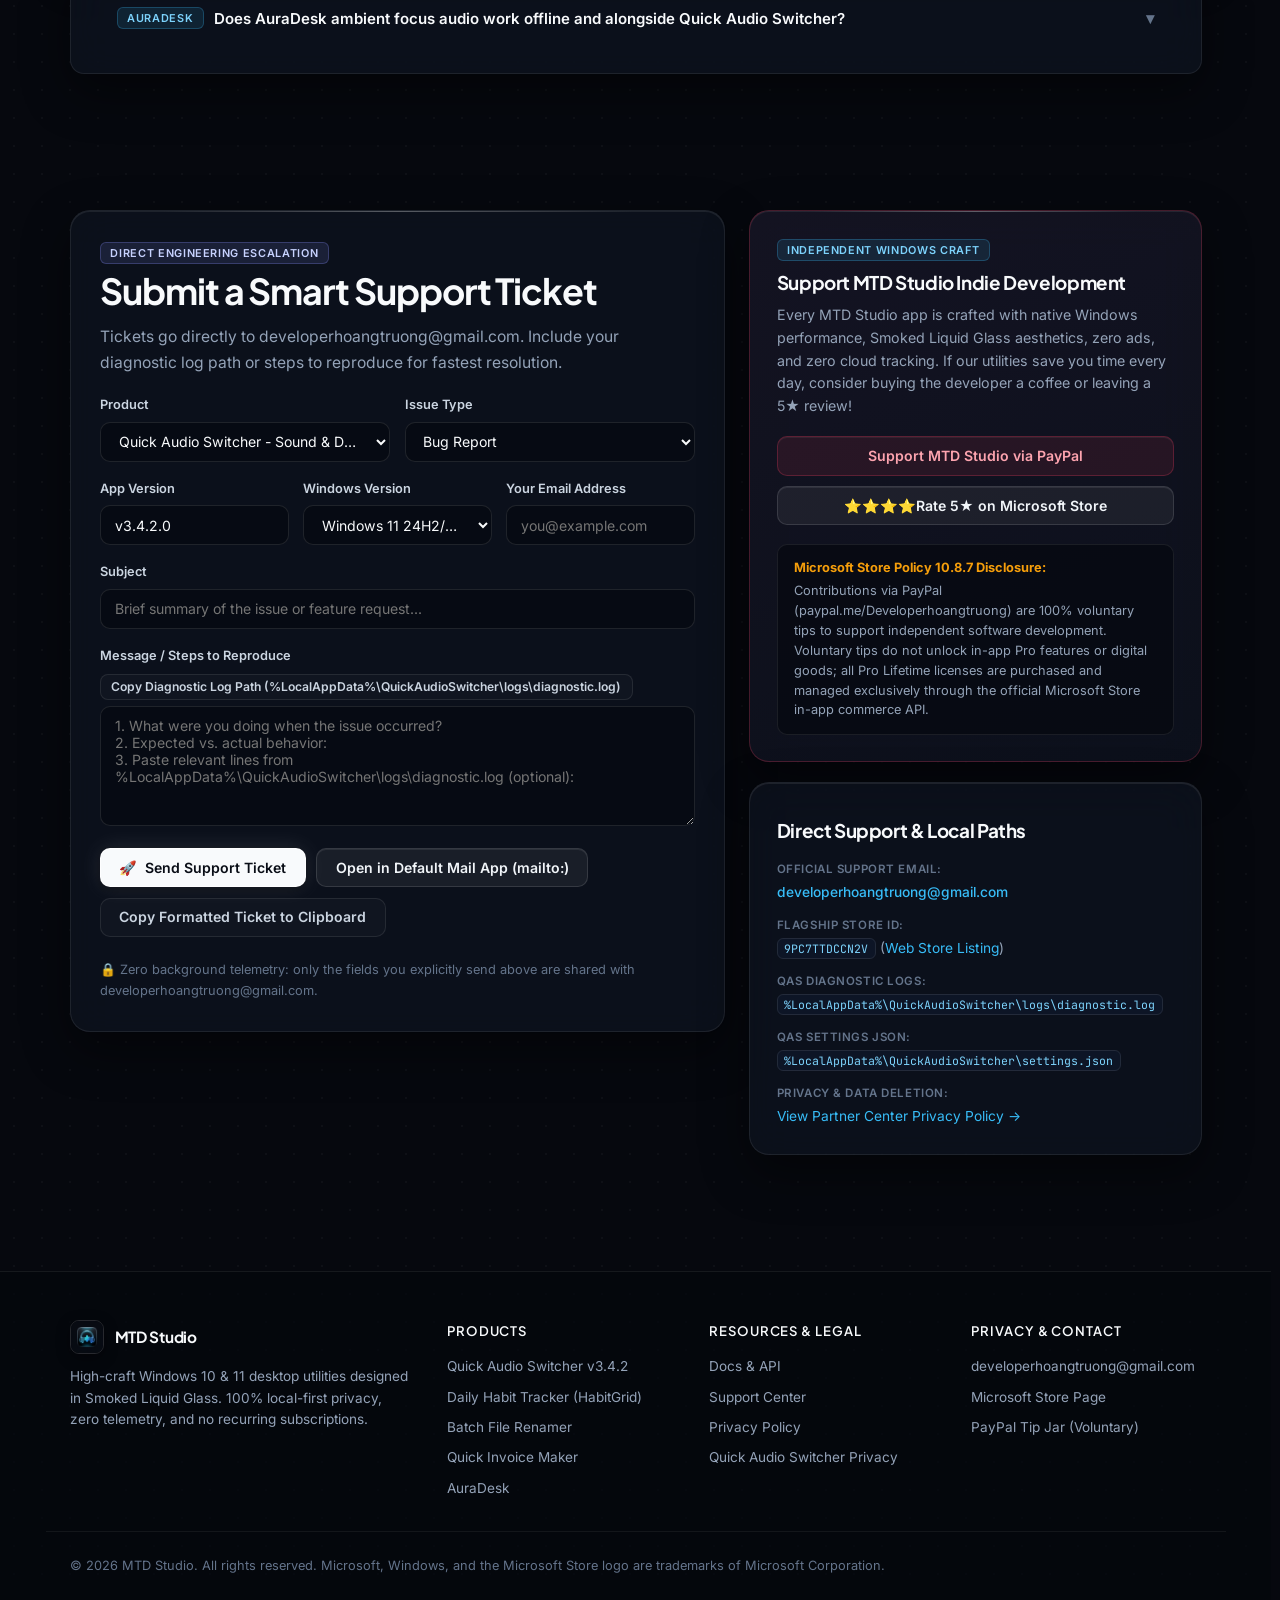
<file: support.html>
<!DOCTYPE html>
<html lang="en" data-theme="dark">
<head>
  <meta charset="UTF-8" />
  <meta name="viewport" content="width=device-width, initial-scale=1.0" />
  <title>MTD Studio Support Center &amp; Ticket Portal — Official Microsoft Store Support</title>
  <meta name="description" content="Official Customer Support Center, 3-Step Interactive Troubleshooting Wizard, FAQs, and Support Ticket Portal for Quick Audio Switcher v3.4, HabitGrid, Batch File Renamer, Quick Invoice Maker, and AuraDesk." />
  <meta name="theme-color" content="#070A12" />
  <link rel="icon" type="image/png" href="assets/logo.png" />
  <link rel="preconnect" href="https://fonts.googleapis.com" />
  <link rel="preconnect" href="https://fonts.gstatic.com" crossorigin />
  <link href="https://fonts.googleapis.com/css2?family=Inter:wght@400;500;600&family=JetBrains+Mono:wght@400;500;600&family=Plus+Jakarta+Sans:wght@600;700&display=swap" rel="stylesheet" />
  <link rel="stylesheet" href="css/styles.css" />
</head>
<body data-page="support">
  <!-- Ambient Background Glow Orbs -->
  <div class="ambient-glow" aria-hidden="true">
    <div class="glow-orb orb-cyan"></div>
    <div class="glow-orb orb-violet"></div>
    <div class="glow-orb orb-blue"></div>
  </div>

  <!-- Sticky Smoked Liquid Glass Header -->
  <header class="site-header">
    <div class="nav-container">
      <a href="index.html" class="brand-link" aria-label="MTD Studio Home">
        <img src="assets/logo.png" alt="MTD Studio Logo" class="brand-logo" width="36" height="36" />
        <div class="brand-text brand-meta">
          <span class="brand-name">MTD Studio</span>
          <span class="brand-tag" data-i18n="nav.brandTag">Official Microsoft Store Publisher</span>
        </div>
      </a>

      <nav class="nav-links" aria-label="Primary Navigation">
        <a href="index.html" class="nav-link" data-i18n="nav.products">Products</a>
        <a href="docs.html" class="nav-link" data-i18n="nav.docs">Docs &amp; API</a>
        <a href="support.html" class="nav-link active" aria-current="page" data-i18n="nav.support">Support Center</a>
        <a href="privacy.html" class="nav-link" data-i18n="nav.privacy">Privacy Policy</a>
      </nav>

      <div class="nav-actions">
        <div class="lang-switch" role="group" aria-label="Language Switcher">
          <button type="button" class="lang-btn active" data-lang="en" onclick="window.setMtdLanguage && window.setMtdLanguage('en')">EN</button>
          <button type="button" class="lang-btn" data-lang="vi" onclick="window.setMtdLanguage && window.setMtdLanguage('vi')">VI</button>
        </div>
        <a href="https://paypal.me/Developerhoangtruong" target="_blank" rel="noopener noreferrer" class="btn btn-paypal btn-sm" data-i18n="nav.donate">
          Buy a Coffee
        </a>
      </div>
    </div>
  </header>

  <main class="main-content">
    <!-- Hero Section -->
    <section class="hero hero-compact">
      <div class="container">
        <div class="hero-badge">
          <span class="status-dot"></span>
          <span data-i18n="support.heroBadge">Direct Engineering Support · Avg Response &lt; 24 Hours · 100% Local Diagnostic Privacy</span>
        </div>
        <h1 class="hero-title" data-i18n="support.heroTitle">MTD Studio Support Center &amp; Ticket Portal</h1>
        <p class="hero-subtitle" data-i18n="support.heroSubtitle">
          Resolve issues in seconds with our interactive 3-step troubleshooting wizard, browse product FAQs, or send a formatted diagnostic ticket straight to the lead developer.
        </p>
        <div class="hero-cta-group">
          <a href="#wizard-section" class="btn btn-primary" data-i18n="support.ctaWizard">Run 3-Step Troubleshooter</a>
          <a href="#ticket-section" class="btn btn-secondary" data-i18n="support.ctaTicket">Submit Support Ticket</a>
          <a href="docs.html" class="btn btn-ghost" data-i18n="support.ctaDocs">Quick Audio Switcher v3.4 Guide</a>
        </div>
      </div>
    </section>

    <!-- 1. Interactive 3-Step Troubleshooting Wizard -->
    <section id="wizard-section" class="section-block">
      <div class="container">
        <div class="section-header">
          <span class="badge badge-pro" data-i18n="support.wizardTag">Interactive Self-Service</span>
          <h2 class="section-title" data-i18n="support.wizardTitle">3-Step Instant Troubleshooting Wizard</h2>
          <p class="section-subtitle" data-i18n="support.wizardSubtitle">
            Select your MTD Studio application and issue category to get verified step-by-step solutions or pre-fill a priority support ticket.
          </p>
        </div>

        <div class="glass-card specular-top wizard-card">
          <!-- Step Indicator Strip -->
          <div class="wizard-steps" role="list">
            <div class="wizard-step-pill active" data-step="1" role="listitem">
              <span class="step-num">1</span>
              <span class="step-label" data-i18n="support.step1Label">Select Product</span>
            </div>
            <div class="wizard-step-pill" data-step="2" role="listitem">
              <span class="step-num">2</span>
              <span class="step-label" data-i18n="support.step2Label">Choose Issue Category</span>
            </div>
            <div class="wizard-step-pill" data-step="3" role="listitem">
              <span class="step-num">3</span>
              <span class="step-label" data-i18n="support.step3Label">Instant Solution &amp; Ticket Action</span>
            </div>
          </div>

          <!-- Step 1: Select Product -->
          <div class="wizard-panel" id="wizard-step-1">
            <h3 class="wizard-panel-title" data-i18n="support.step1Heading">Step 1 — Which application do you need help with?</h3>
            <div class="pill-tabs wizard-product-grid" id="wizard-product-list" role="radiogroup" aria-label="Select Product">
              <button type="button" class="pill-tab wizard-product-btn active" data-product="quick-audio-switcher" aria-checked="true">
                <span class="pill-text">Quick Audio Switcher <small>v3.4.2</small></span>
              </button>
              <button type="button" class="pill-tab wizard-product-btn" data-product="habitgrid" aria-checked="false">
                <span class="pill-text">Daily Habit Tracker / HabitGrid <small>v3.2</small></span>
              </button>
              <button type="button" class="pill-tab wizard-product-btn" data-product="batch-file-renamer" aria-checked="false">
                <span class="pill-text">Batch File Renamer <small>v2.4</small></span>
              </button>
              <button type="button" class="pill-tab wizard-product-btn" data-product="quick-invoice-maker" aria-checked="false">
                <span class="pill-text">Quick Invoice Maker <small>v2.1</small></span>
              </button>
              <button type="button" class="pill-tab wizard-product-btn" data-product="auradesk" aria-checked="false">
                <span class="pill-text">AuraDesk <small>v1.5</small></span>
              </button>
            </div>
          </div>

          <!-- Step 2: Select Issue Category -->
          <div class="wizard-panel" id="wizard-step-2">
            <h3 class="wizard-panel-title" data-i18n="support.step2Heading">Step 2 — What are you experiencing?</h3>
            <div class="pill-tabs wizard-category-grid" id="wizard-category-list" role="radiogroup" aria-label="Select Issue Category">
              <button type="button" class="pill-tab wizard-category-btn active" data-category="restore-pro" aria-checked="true">
                <span data-i18n="support.catRestorePro">Restore Pro Purchase / License</span>
              </button>
              <button type="button" class="pill-tab wizard-category-btn" data-category="island-overlap" aria-checked="false">
                <span data-i18n="support.catIslandOverlap">Dynamic Island overlaps browser tabs</span>
              </button>
              <button type="button" class="pill-tab wizard-category-btn" data-category="streamdeck-api" aria-checked="false">
                <span data-i18n="support.catStreamDeck">Elgato Stream Deck / Local API connection</span>
              </button>
              <button type="button" class="pill-tab wizard-category-btn" data-category="audio-routing" aria-checked="false">
                <span data-i18n="support.catAudioRouting">Per-app audio routing / Chat-Mix</span>
              </button>
              <button type="button" class="pill-tab wizard-category-btn" data-category="diagnostic-bug" aria-checked="false">
                <span data-i18n="support.catDiagnosticBug">Attach diagnostic log / Bug report</span>
              </button>
            </div>
          </div>

          <!-- Step 3: Instant Step-by-Step Solution Card -->
          <div class="wizard-panel wizard-solution-box glass-card" id="wizard-step-3">
            <div class="solution-header">
              <div>
                <span class="badge badge-store" id="wizard-solution-badge">Quick Audio Switcher · Pro License &amp; Store Billing</span>
                <h3 class="solution-title" id="wizard-solution-title">How to Restore Your Lifetime Pro License on Any Windows 10/11 PC</h3>
              </div>
              <span class="badge badge-free" data-i18n="support.instantFixBadge">✓ Verified Instant Solution</span>
            </div>

            <div class="solution-body" id="wizard-solution-body">
              <ol class="solution-steps-list">
                <li>Open the <strong>Microsoft Store</strong> app on Windows and verify you are signed in with the exact Microsoft Account used to purchase <strong>Pro Lifetime ($3.99)</strong>.</li>
                <li>Open <strong>Quick Audio Switcher → Settings (Gear Icon) → Account &amp; Pro Status</strong> and click <strong>Restore Purchase / Sync Store License</strong>.</li>
                <li>Your digital license is tied to your Microsoft Account permanently (supports up to 10 Windows devices with zero recurring subscriptions). If Microsoft Store cache is stale, run <code>wsreset.exe</code> from the Start Menu and restart the app.</li>
              </ol>
            </div>

            <!-- Copyable Diagnostic & Config Paths Box -->
            <div class="url-copy-box wizard-path-box">
              <div class="path-meta">
                <span class="path-label" data-i18n="support.diagPathLabel">Local Diagnostic Log Path (Win + R):</span>
                <code id="wizard-diag-path">%LocalAppData%\QuickAudioSwitcher\logs\diagnostic.log</code>
              </div>
              <div class="path-actions">
                <button type="button" class="btn btn-secondary btn-sm copy-path-btn" data-copy-text="%LocalAppData%\QuickAudioSwitcher\logs\diagnostic.log" id="wizard-copy-path-btn">
                  <span data-i18n="support.btnCopyLogPath">Copy Log Path</span>
                </button>
                <button type="button" class="btn btn-primary btn-sm" id="wizard-prefill-ticket-btn">
                  <span data-i18n="support.btnPrefillTicket">Open Pre-Filled Ticket Below ↓</span>
                </button>
              </div>
            </div>
          </div>
        </div>
      </div>
    </section>

    <!-- 2. Filterable & Searchable FAQ Accordion -->
    <section id="faq-section" class="section-block">
      <div class="container">
        <div class="section-header">
          <span class="badge badge-free" data-i18n="support.faqTag">Knowledge Base</span>
          <h2 class="section-title" data-i18n="support.faqTitle">Frequently Asked Questions</h2>
          <p class="section-subtitle" data-i18n="support.faqSubtitle">
            Filter by product or search keywords across all 5 MTD Studio Windows utilities.
          </p>
        </div>

        <!-- Filter Pills + Live Search Bar -->
        <div class="faq-toolbar glass-card">
          <div class="pill-tabs" id="faq-product-pills" role="tablist" aria-label="Filter FAQs by Product">
            <button type="button" class="pill-tab active" data-faq-filter="all" role="tab" aria-selected="true" data-i18n="support.filterAll">All Apps (10)</button>
            <button type="button" class="pill-tab" data-faq-filter="quick-audio-switcher" role="tab" aria-selected="false">Quick Audio Switcher</button>
            <button type="button" class="pill-tab" data-faq-filter="habitgrid" role="tab" aria-selected="false">HabitGrid</button>
            <button type="button" class="pill-tab" data-faq-filter="batch-file-renamer" role="tab" aria-selected="false">Batch File Renamer</button>
            <button type="button" class="pill-tab" data-faq-filter="quick-invoice-maker" role="tab" aria-selected="false">Quick Invoice Maker</button>
            <button type="button" class="pill-tab" data-faq-filter="auradesk" role="tab" aria-selected="false">AuraDesk</button>
          </div>

          <div class="faq-search-wrap">
            <input
              type="search"
              id="faq-search-input"
              class="form-control faq-search-input"
              placeholder="Search FAQs (e.g., Ghost Mode,Alt click-through, Pro license, Stream Deck, WASAPI, JSON backup)..."
              data-i18n-placeholder="support.faqSearchPlaceholder"
              aria-label="Search FAQs"
            />
          </div>
        </div>

        <!-- Static Pre-Rendered Top 10 FAQs -->
        <div class="faq-list" id="faq-list">
          <!-- FAQ 1 -->
          <article class="glass-card faq-item open" data-product="quick-audio-switcher">
            <button type="button" class="faq-question" aria-expanded="true">
              <span class="faq-q-left">
                <span class="badge badge-pro">Quick Audio Switcher</span>
                <span class="faq-q-text">How do I click a browser tab underneath the top Dynamic Island without moving it?</span>
              </span>
              <span class="faq-chevron" aria-hidden="true">▾</span>
            </button>
            <div class="faq-answer">
              <p>
                <strong>Hold the <code>Alt</code> key</strong> at any time! While <code>Alt</code> is held, Dynamic Island immediately enters <strong>Ghost Mode (Opacity 22% &amp; 100% mouse click-through)</strong> so you can click or drag browser tabs directly underneath. You can also drag Dynamic Island left or right along the top edge of your screen, or right-click it and select <em>"Hide for 5 seconds"</em> or <em>"Reset to center"</em>.
              </p>
            </div>
          </article>

          <!-- FAQ 2 -->
          <article class="glass-card faq-item" data-product="quick-audio-switcher">
            <button type="button" class="faq-question" aria-expanded="false">
              <span class="faq-q-left">
                <span class="badge badge-pro">Quick Audio Switcher</span>
                <span class="faq-q-text">Is the $3.99 Pro Upgrade a one-time lifetime license or a recurring subscription?</span>
              </span>
              <span class="faq-chevron" aria-hidden="true">▾</span>
            </button>
            <div class="faq-answer">
              <p>
                It is a <strong>100% One-Time Lifetime License ($3.99 USD)</strong> billed securely through the official Microsoft Store. There are zero subscriptions, zero recurring fees, and it includes a <strong>7-day full Pro free trial</strong>. Once unlocked, your Microsoft Account license works across all your Windows 10 and Windows 11 PCs forever.
              </p>
            </div>
          </article>

          <!-- FAQ 3 -->
          <article class="glass-card faq-item" data-product="quick-audio-switcher">
            <button type="button" class="faq-question" aria-expanded="false">
              <span class="faq-q-left">
                <span class="badge badge-pro">Quick Audio Switcher</span>
                <span class="faq-q-text">How do I connect Elgato Stream Deck or use the Local REST &amp; WebSocket API?</span>
              </span>
              <span class="faq-chevron" aria-hidden="true">▾</span>
            </button>
            <div class="faq-answer">
              <p>
                Open <strong>Quick Audio Switcher → Settings → Integrations &amp; API</strong> and click <strong>"Install Stream Deck Plugin"</strong>. This automatically enables the loopback Local Control Server on <code>http://127.0.0.1:49152</code> and launches the <code>com.mtdstudio.quickaudioswitcher.streamDeckPlugin</code> installer. See our complete <a href="docs.html#api-reference">REST &amp; WebSocket API Documentation</a> for ready-to-copy <code>curl</code> and PowerShell commands.
              </p>
            </div>
          </article>

          <!-- FAQ 4 -->
          <article class="glass-card faq-item" data-product="quick-audio-switcher">
            <button type="button" class="faq-question" aria-expanded="false">
              <span class="faq-q-left">
                <span class="badge badge-pro">Quick Audio Switcher</span>
                <span class="faq-q-text">How do I change the volume of a specific game or app without opening the mixer?</span>
              </span>
              <span class="faq-chevron" aria-hidden="true">▾</span>
            </button>
            <div class="faq-answer">
              <p>
                Simply point your mouse cursor over any open window (or focus it) and roll <strong><code>Alt + Mouse Wheel</code></strong> up or down! Quick Audio Switcher adjusts that specific application's Windows Core Audio session volume in real time. You can also use the <strong>Unified 3-in-1 Taskbar Dock (316×34)</strong> or <strong>Side Edge Notch</strong> scroll wheel for instant <code>±2%</code> master volume control.
              </p>
            </div>
          </article>

          <!-- FAQ 5 -->
          <article class="glass-card faq-item" data-product="quick-audio-switcher">
            <button type="button" class="faq-question" aria-expanded="false">
              <span class="faq-q-left">
                <span class="badge badge-pro">Quick Audio Switcher</span>
                <span class="faq-q-text">Does Microphone Detection or Auto-Duck ever record or transmit my voice?</span>
              </span>
              <span class="faq-chevron" aria-hidden="true">▾</span>
            </button>
            <div class="faq-answer">
              <p>
                <strong>Never.</strong> Quick Audio Switcher only queries the Windows Core Audio (<code>WASAPI</code>) session state metadata to check whether a microphone endpoint is active or muted (to light up the <code>[● LIVE]</code> indicator or trigger Smart Auto-Duck / Call Autopilot). It never captures, buffers, listens to, records, or transmits any audio stream.
              </p>
            </div>
          </article>

          <!-- FAQ 6 -->
          <article class="glass-card faq-item" data-product="quick-audio-switcher">
            <button type="button" class="faq-question" aria-expanded="false">
              <span class="faq-q-left">
                <span class="badge badge-pro">Quick Audio Switcher</span>
                <span class="faq-q-text">What do the 5 toggles in the Audio Studio sub-panel do?</span>
              </span>
              <span class="faq-chevron" aria-hidden="true">▾</span>
            </button>
            <div class="faq-answer">
              <p>
                Click the <strong><code>[ ✦ Audio Studio › ]</code></strong> frosted pill on the Dynamic Island Controls tab to slide open 5 real-time audio enhancers: <strong>1. Smart Auto-Duck</strong> (lowers background music/games during voice calls), <strong>2. Spatial 3D Audio</strong> (toggles Windows Sonic surround sound), <strong>3. Safe Vol &amp; Mic Lock</strong> (prevents 100% Bluetooth reconnect volume spikes and locks mic gain), <strong>4. Solo Focus</strong> (mutes all background apps except your active window), and <strong>5. Call Autopilot</strong> (auto-pauses media playback when a mic call starts and resumes when finished).
              </p>
            </div>
          </article>

          <!-- FAQ 7 -->
          <article class="glass-card faq-item" data-product="habitgrid">
            <button type="button" class="faq-question" aria-expanded="false">
              <span class="faq-q-left">
                <span class="badge badge-store">HabitGrid</span>
                <span class="faq-q-text">Where does Daily Habit Tracker Widget (HabitGrid) store my streak heatmaps and how do I back them up?</span>
              </span>
              <span class="faq-chevron" aria-hidden="true">▾</span>
            </button>
            <div class="faq-answer">
              <p>
                HabitGrid is 100% offline and stores all habit logs, streak heatmaps, and Pomodoro history locally in <code>%LocalAppData%\HabitGrid\</code>. You can export or import a portable JSON backup anytime via <strong>Settings → Data &amp; Backup → Export JSON</strong> to transfer your streaks across PCs without any cloud account.
              </p>
            </div>
          </article>

          <!-- FAQ 8 -->
          <article class="glass-card faq-item" data-product="batch-file-renamer">
            <button type="button" class="faq-question" aria-expanded="false">
              <span class="faq-q-left">
                <span class="badge badge-store">Batch File Renamer</span>
                <span class="faq-q-text">Can I undo a bulk file or photo rename batch if I made a mistake in my rule pattern?</span>
              </span>
              <span class="faq-chevron" aria-hidden="true">▾</span>
            </button>
            <div class="faq-answer">
              <p>
                Yes! Batch File Renamer shows a real-time conflict-checked dry-run preview before touching any file on disk, and maintains an automatic local rollback transaction journal in <code>%LocalAppData%\BatchFileRenamer\history\</code>. Click <strong>Undo Last Batch (Ctrl+Z)</strong> to restore every original filename instantaneously.
              </p>
            </div>
          </article>

          <!-- FAQ 9 -->
          <article class="glass-card faq-item" data-product="quick-invoice-maker">
            <button type="button" class="faq-question" aria-expanded="false">
              <span class="faq-q-left">
                <span class="badge badge-store">Quick Invoice Maker</span>
                <span class="faq-q-text">Are my client records, tax rates, and generated PDF invoices stored on external servers?</span>
              </span>
              <span class="faq-chevron" aria-hidden="true">▾</span>
            </button>
            <div class="faq-answer">
              <p>
                No. Quick Invoice Maker renders all PDF invoices, estimates, and receipts locally on your Windows machine and stores your client directory and templates exclusively in <code>%LocalAppData%\QuickInvoiceMaker\</code>. Your financial documents never leave your device.
              </p>
            </div>
          </article>

          <!-- FAQ 10 -->
          <article class="glass-card faq-item" data-product="auradesk">
            <button type="button" class="faq-question" aria-expanded="false">
              <span class="faq-q-left">
                <span class="badge badge-store">AuraDesk</span>
                <span class="faq-q-text">Does AuraDesk ambient focus audio work offline and alongside Quick Audio Switcher?</span>
              </span>
              <span class="faq-chevron" aria-hidden="true">▾</span>
            </button>
            <div class="faq-answer">
              <p>
                Yes! All AuraDesk ambient soundscapes (rain, binaural focus, café, brown noise) are bundled locally for zero-latency offline playback, and integrate seamlessly with Quick Audio Switcher's Per-App Mixer and Smart Auto-Ducking during meetings.
              </p>
            </div>
          </article>
        </div>

        <p id="faq-empty-state" class="faq-empty-msg" hidden data-i18n="support.faqNoMatch">
          No FAQs matched your search filter. Try clearing the search box or send us a support ticket below!
        </p>
      </div>
    </section>

    <!-- 3. Smart Support Ticket Form + 4. Support Indie Development Card -->
    <section id="ticket-section" class="section-block">
      <div class="container">
        <div class="support-split-grid">
          <!-- Left Column: Smart Support Ticket Form -->
          <div class="glass-card specular-top ticket-card">
            <div class="ticket-card-header">
              <span class="badge badge-pro" data-i18n="support.ticketBadge">Direct Engineering Escalation</span>
              <h2 class="section-title" data-i18n="support.ticketTitle">Submit a Smart Support Ticket</h2>
              <p class="section-subtitle" data-i18n="support.ticketSubtitle">
                Tickets go directly to <strong>developerhoangtruong@gmail.com</strong>. Include your diagnostic log path or steps to reproduce for fastest resolution.
              </p>
            </div>

            <form id="support-ticket-form" class="ticket-form" novalidate>
              <div class="form-row-2">
                <div class="form-group">
                  <label for="ticket-product" data-i18n="support.labelProduct">Product</label>
                  <select id="ticket-product" name="product" class="form-control" required>
                    <option value="quick-audio-switcher">Quick Audio Switcher - Sound &amp; Device Controller</option>
                    <option value="habitgrid">Daily Habit Tracker Widget (HabitGrid)</option>
                    <option value="batch-file-renamer">Batch File Renamer</option>
                    <option value="quick-invoice-maker">Quick Invoice Maker</option>
                    <option value="auradesk">AuraDesk</option>
                  </select>
                </div>

                <div class="form-group">
                  <label for="ticket-issue-type" data-i18n="support.labelIssueType">Issue Type</label>
                  <select id="ticket-issue-type" name="issueType" class="form-control" required>
                    <option value="Bug Report">Bug Report</option>
                    <option value="Pro License / Store Billing">Pro License / Store Billing</option>
                    <option value="Feature Request">Feature Request</option>
                    <option value="Stream Deck &amp; API">Stream Deck &amp; API</option>
                    <option value="Other">Other</option>
                  </select>
                </div>
              </div>

              <div class="form-row-3">
                <div class="form-group">
                  <label for="ticket-app-version" data-i18n="support.labelAppVersion">App Version</label>
                  <input type="text" id="ticket-app-version" name="appVersion" class="form-control" value="v3.4.2.0" required />
                </div>

                <div class="form-group">
                  <label for="ticket-win-version" data-i18n="support.labelWinVersion">Windows Version</label>
                  <select id="ticket-win-version" name="windowsVersion" class="form-control" required>
                    <option value="Windows 11 24H2/23H2">Windows 11 24H2/23H2</option>
                    <option value="Windows 10 (22H2)">Windows 10</option>
                    <option value="Windows Insider Preview">Windows Insider Preview</option>
                  </select>
                </div>

                <div class="form-group">
                  <label for="ticket-email" data-i18n="support.labelEmail">Your Email Address</label>
                  <input type="email" id="ticket-email" name="email" class="form-control" placeholder="you@example.com" required />
                </div>
              </div>

              <div class="form-group">
                <label for="ticket-subject" data-i18n="support.labelSubject">Subject</label>
                <input
                  type="text"
                  id="ticket-subject"
                  name="subject"
                  class="form-control"
                  placeholder="Brief summary of the issue or feature request..."
                  data-i18n-placeholder="support.placeholderSubject"
                  required
                />
              </div>

              <div class="form-group">
                <div class="label-with-helper">
                  <label for="ticket-message" data-i18n="support.labelMessage">Message / Steps to Reproduce</label>
                  <button
                    type="button"
                    id="copy-diag-log-btn"
                    class="btn btn-ghost btn-sm copy-path-btn"
                    data-copy-text="%LocalAppData%\QuickAudioSwitcher\logs\diagnostic.log"
                  >
                    <span data-i18n="support.btnCopyDiagHelper">Copy Diagnostic Log Path (%LocalAppData%\QuickAudioSwitcher\logs\diagnostic.log)</span>
                  </button>
                </div>
                <textarea
                  id="ticket-message"
                  name="message"
                  rows="5"
                  class="form-control"
                  placeholder="1. What were you doing when the issue occurred?&#10;2. Expected vs. actual behavior:&#10;3. Paste relevant lines from %LocalAppData%\QuickAudioSwitcher\logs\diagnostic.log (optional):"
                  data-i18n-placeholder="support.placeholderMessage"
                  required
                ></textarea>
              </div>

              <!-- 3 Reliable Delivery Modes -->
              <div class="ticket-actions-group">
                <button type="submit" id="btn-submit-ticket" class="btn btn-primary">
                  🚀 <span data-i18n="support.btnSendPrimary">Send Support Ticket</span>
                </button>
                <button type="button" id="btn-mailto-ticket" class="btn btn-secondary">
                  <span data-i18n="support.btnOpenMailto">Open in Default Mail App (mailto:)</span>
                </button>
                <button type="button" id="btn-copy-ticket" class="btn btn-ghost">
                  <span data-i18n="support.btnCopyFormatted">Copy Formatted Ticket to Clipboard</span>
                </button>
              </div>

              <p class="ticket-privacy-note" data-i18n="support.ticketPrivacyNote">
                🔒 Zero background telemetry: only the fields you explicitly send above are shared with <code>developerhoangtruong@gmail.com</code>.
              </p>
            </form>
          </div>

          <!-- Right Column: 4. Support Indie Development Card & Direct Contact Info -->
          <aside class="support-sidebar">
            <!-- Support Indie Development Card -->
            <div class="glass-card specular-top indie-support-card">
              <span class="badge badge-store" data-i18n="support.indieBadge">Independent Windows Craft</span>
              <h3 class="card-title" data-i18n="support.indieTitle">Support MTD Studio Indie Development</h3>
              <p class="card-desc" data-i18n="support.indieDesc">
                Every MTD Studio app is crafted with native Windows performance, Smoked Liquid Glass aesthetics, zero ads, and zero cloud tracking. If our utilities save you time every day, consider buying the developer a coffee or leaving a 5★ review!
              </p>

              <div class="indie-cta-stack">
                <a
                  href="https://paypal.me/Developerhoangtruong"
                  target="_blank"
                  rel="noopener noreferrer"
                  class="btn btn-paypal"
                  data-i18n="support.btnBuyCoffee"
                >
                  Buy MTD Studio a Coffee via PayPal
                </a>

                <a
                  href="ms-windows-store://review/?ProductId=9PC7TTDCCN2V"
                  class="btn btn-secondary"
                  data-i18n="support.btnRateStore"
                >
                  ⭐⭐⭐⭐Rate 5★ on Microsoft Store
                </a>
              </div>

              <div class="policy-disclaimer-box">
                <strong data-i18n="support.policy1087Title">Microsoft Store Policy 10.8.7 Disclosure:</strong>
                <p data-i18n="support.policy1087Text">
                  Contributions via PayPal (<code>paypal.me/Developerhoangtruong</code>) are 100% voluntary tips to support independent software development. Voluntary tips do not unlock in-app Pro features or digital goods; all Pro Lifetime licenses are purchased and managed exclusively through the official Microsoft Store in-app commerce API.
                </p>
              </div>
            </div>

            <!-- Direct Channels & Local Diagnostic Reference Card -->
            <div class="glass-card direct-channels-card">
              <h3 class="card-title" data-i18n="support.directChannelsTitle">Direct Support &amp; Local Paths</h3>
              <ul class="channel-list">
                <li>
                  <span class="channel-label">Official Support Email:</span>
                  <a href="mailto:developerhoangtruong@gmail.com" class="channel-link">developerhoangtruong@gmail.com</a>
                </li>
                <li>
                  <span class="channel-label">Flagship Store ID:</span>
                  <code>9PC7TTDCCN2V</code> (<a href="https://apps.microsoft.com/detail/9PC7TTDCCN2V" target="_blank" rel="noopener noreferrer">Web Store Listing</a>)
                </li>
                <li>
                  <span class="channel-label">QAS Diagnostic Logs:</span>
                  <code>%LocalAppData%\QuickAudioSwitcher\logs\diagnostic.log</code>
                </li>
                <li>
                  <span class="channel-label">QAS Settings JSON:</span>
                  <code>%LocalAppData%\QuickAudioSwitcher\settings.json</code>
                </li>
                <li>
                  <span class="channel-label">Privacy &amp; Data Deletion:</span>
                  <a href="privacy.html#quick-audio-switcher">View Partner Center Privacy Policy →</a>
                </li>
              </ul>
            </div>
          </aside>
        </div>
      </div>
    </section>
  </main>

  <!-- Toast Notification -->
  <div id="toast-notice" class="toast-notice" role="status" aria-live="polite" aria-atomic="true">
    <span id="toast-message">Copied to clipboard!</span>
  </div>

  <!-- Shared Smoked Liquid Glass Footer -->
  <footer class="site-footer">
    <div class="container footer-grid">
      <div class="footer-brand">
        <a href="index.html" class="brand-link">
          <img src="assets/logo.png" alt="MTD Studio Logo" class="brand-logo" width="32" height="32" />
          <span class="brand-name">MTD Studio</span>
        </a>
        <p class="footer-desc" data-i18n="footer.tagline">
          High-craft native Windows 11 utilities designed with Smoked Liquid Glass and 100% local-first privacy.
        </p>
      </div>

      <div class="footer-col">
        <h4 class="footer-heading" data-i18n="footer.colProducts">Products</h4>
        <ul class="footer-links">
          <li><a href="index.html#products">Quick Audio Switcher v3.4.2</a></li>
          <li><a href="index.html#products">Daily Habit Tracker (HabitGrid)</a></li>
          <li><a href="index.html#products">Batch File Renamer</a></li>
          <li><a href="index.html#products">Quick Invoice Maker</a></li>
          <li><a href="index.html#products">AuraDesk</a></li>
        </ul>
      </div>

      <div class="footer-col">
        <h4 class="footer-heading" data-i18n="footer.colResources">Resources</h4>
        <ul class="footer-links">
          <li><a href="docs.html" data-i18n="nav.docs">Docs &amp; API</a></li>
          <li><a href="support.html" data-i18n="nav.support">Support Center</a></li>
          <li><a href="privacy.html" data-i18n="nav.privacy">Privacy Policy</a></li>
          <li><a href="privacy.html#quick-audio-switcher">Quick Audio Switcher Privacy</a></li>
        </ul>
      </div>

      <div class="footer-col">
        <h4 class="footer-heading" data-i18n="footer.colLegal">Privacy &amp; Contact</h4>
        <ul class="footer-links">
          <li><a href="mailto:developerhoangtruong@gmail.com">developerhoangtruong@gmail.com</a></li>
          <li><a href="https://apps.microsoft.com/detail/9PC7TTDCCN2V" target="_blank" rel="noopener noreferrer">Microsoft Store Page</a></li>
          <li><a href="https://paypal.me/Developerhoangtruong" target="_blank" rel="noopener noreferrer">PayPal Tip Jar (Voluntary)</a></li>
        </ul>
      </div>
    </div>

    <div class="container footer-bottom">
      <p data-i18n="footer.rights">© 2026 MTD Studio. All rights reserved. Microsoft, Windows, and the Microsoft Store logo are trademarks of Microsoft Corporation.</p>
    </div>
  </footer>

  <!-- Core Scripts -->
  <script src="js/products.js"></script>
  <script src="js/i18n.js"></script>
  <script src="js/app.js"></script>
</body>
</html>
</file>
<file: css/styles.css>
/* ==========================================================================
   MTD Studio — Smoked Liquid Glass Design System (v3.4 Studio Edition)
   Crafted for Apple / Linear / Raycast visual precision on Windows 11 dark UI
   ========================================================================== */

:root {
  --bg-base: #06080E;
  --bg-elevated: #0B0F19;
  --bg-inset: rgba(5, 7, 13, 0.72);
  --glass-bg: rgba(16, 21, 33, 0.68);
  --glass-bg-hover: rgba(22, 29, 45, 0.82);
  --glass-border: rgba(255, 255, 255, 0.08);
  --glass-border-hover: rgba(255, 255, 255, 0.16);
  --glass-highlight: rgba(255, 255, 255, 0.22);

  --accent-cyan: #38BDF8;
  --accent-blue: #2563EB;
  --accent-violet: #818CF8;
  --accent-green: #22C55E;
  --accent-amber: #F59E0B;
  --accent-rose: #FB7185;

  --text-primary: #F8FAFC;
  --text-secondary: #94A3B8;
  --text-muted: #64748B;

  --radius-xs: 6px;
  --radius-sm: 10px;
  --radius-md: 14px;
  --radius-lg: 20px;
  --radius-xl: 24px;
  --radius-pill: 9999px;

  --shadow-glass: 0 18px 48px rgba(0, 0, 0, 0.45), inset 0 1px 0 rgba(255, 255, 255, 0.08);
  --shadow-elevated: 0 28px 70px rgba(0, 0, 0, 0.6), inset 0 1px 0 rgba(255, 255, 255, 0.12);
  --font-display: 'Plus Jakarta Sans', 'Inter', -apple-system, BlinkMacSystemFont, 'Segoe UI Variable Display', 'Segoe UI', sans-serif;
  --font-sans: 'Inter', -apple-system, BlinkMacSystemFont, 'Segoe UI Variable Text', 'Segoe UI', Roboto, sans-serif;
  --font-mono: 'JetBrains Mono', 'Cascadia Code', 'Consolas', monospace;
  --ease-out: cubic-bezier(0.16, 1, 0.3, 1);
  --transition-fast: 160ms var(--ease-out);
  --transition-spring: 280ms var(--ease-out);
  --container-max: 1180px;
}

/* ==========================================================================
   Reset, Scrollbar Stability & Base Typography
   ========================================================================== */
*, *::before, *::after {
  box-sizing: border-box;
  margin: 0;
  padding: 0;
}

html {
  scroll-behavior: smooth;
  color-scheme: dark;
  scrollbar-gutter: stable;
}

body {
  background-color: var(--bg-base);
  color: var(--text-primary);
  font-family: var(--font-sans);
  font-size: 15px;
  line-height: 1.65;
  min-height: 100vh;
  overflow-x: hidden;
  position: relative;
  -webkit-font-smoothing: antialiased;
  -moz-osx-font-smoothing: grayscale;
  background-image:
    radial-gradient(ellipse 80% 50% at 50% -12%, rgba(56, 189, 248, 0.11), transparent 70%),
    radial-gradient(ellipse 55% 40% at 85% 18%, rgba(129, 140, 248, 0.07), transparent 65%),
    radial-gradient(rgba(255, 255, 255, 0.03) 1px, transparent 1px);
  background-size: 100% 100%, 100% 100%, 28px 28px;
}

::-webkit-scrollbar { width: 9px; height: 9px; }
::-webkit-scrollbar-track { background: #06080E; }
::-webkit-scrollbar-thumb {
  background: rgba(148, 163, 184, 0.22);
  border-radius: 999px;
  border: 2px solid #06080E;
}
::-webkit-scrollbar-thumb:hover { background: rgba(148, 163, 184, 0.38); }

a {
  color: var(--accent-cyan);
  text-decoration: none;
  transition: color var(--transition-fast), opacity var(--transition-fast);
}
a:hover { color: #7DD3FC; }

img {
  max-width: 100%;
  height: auto;
  display: block;
}

svg.icon-svg {
  width: 16px;
  height: 16px;
  flex-shrink: 0;
  display: inline-block;
  vertical-align: middle;
}

code, pre, kbd { font-family: var(--font-mono); }

code {
  background: rgba(15, 23, 42, 0.85);
  border: 1px solid rgba(255, 255, 255, 0.09);
  padding: 0.12rem 0.42rem;
  border-radius: 6px;
  font-size: 0.84em;
  color: #7DD3FC;
  overflow-wrap: anywhere;
  word-break: break-word;
}

pre code {
  background: transparent;
  border: none;
  padding: 0;
  color: inherit;
}

kbd {
  display: inline-flex;
  align-items: center;
  justify-content: center;
  padding: 0.14rem 0.46rem;
  font-size: 0.74rem;
  font-weight: 500;
  line-height: 1.35;
  color: #E2E8F0;
  background: linear-gradient(180deg, rgba(30, 41, 59, 0.9), rgba(15, 23, 42, 0.95));
  border: 1px solid rgba(255, 255, 255, 0.16);
  border-bottom-width: 2px;
  border-radius: 6px;
  box-shadow: 0 2px 4px rgba(0, 0, 0, 0.3);
  white-space: nowrap;
}

.text-secondary { color: var(--text-secondary); }
.text-muted { color: var(--text-muted); }
.text-accent-green { color: var(--accent-green); }

/* Subtle Ambient Orbs (restrained, studio-grade) */
.ambient-glow {
  position: fixed;
  inset: 0;
  pointer-events: none;
  z-index: -1;
  overflow: hidden;
}
.glow-orb.orb-cyan {
  position: fixed;
  width: 560px;
  height: 560px;
  top: -220px;
  left: 50%;
  transform: translateX(-50%);
  border-radius: 50%;
  filter: blur(130px);
  opacity: 0.24;
  background: radial-gradient(circle, rgba(56, 189, 248, 0.35), transparent 70%);
}
.glow-orb.orb-violet {
  position: fixed;
  width: 440px;
  height: 440px;
  top: 260px;
  right: -120px;
  border-radius: 50%;
  filter: blur(130px);
  opacity: 0.14;
  background: radial-gradient(circle, rgba(129, 140, 248, 0.35), transparent 70%);
}
.glow-orb.orb-blue {
  position: fixed;
  width: 480px;
  height: 480px;
  bottom: -220px;
  left: -100px;
  border-radius: 50%;
  filter: blur(130px);
  opacity: 0.14;
  background: radial-gradient(circle, rgba(37, 99, 235, 0.3), transparent 70%);
}

/* ==========================================================================
   Layout Containers & Section Headers
   ========================================================================== */
.container {
  width: 100%;
  max-width: var(--container-max);
  margin: 0 auto;
  padding: 0 24px;
}

.main-content {
  position: relative;
  z-index: 1;
}

.section,
.section-block {
  padding: 4.25rem 0;
  position: relative;
}

.section-sm {
  padding: 2rem 0 4rem;
}

.section-header {
  text-align: center;
  max-width: 720px;
  margin: 0 auto 2.5rem;
}

.section-header.compact {
  margin: 2rem auto 1.75rem;
}

.section-eyebrow,
.eyebrow {
  display: inline-flex;
  align-items: center;
  justify-content: center;
  gap: 0.45rem;
  font-size: 0.76rem;
  font-weight: 600;
  letter-spacing: 0.08em;
  text-transform: uppercase;
  color: var(--accent-cyan);
  margin-bottom: 0.65rem;
}

.section-title {
  font-family: var(--font-display);
  font-size: clamp(1.65rem, 2.8vw, 2.25rem);
  font-weight: 700;
  letter-spacing: -0.03em;
  line-height: 1.18;
  color: var(--text-primary);
  margin: 0.35rem 0 0.7rem;
}

.section-subtitle {
  font-size: 0.98rem;
  color: var(--text-secondary);
  line-height: 1.65;
  max-width: 640px;
  margin: 0 auto;
}

/* ==========================================================================
   Sticky Smoked Liquid Glass Navigation Bar (100% uniform across all 4 pages)
   ========================================================================== */
.site-header {
  position: sticky;
  top: 0;
  z-index: 100;
  background: rgba(6, 8, 14, 0.74);
  backdrop-filter: blur(24px) saturate(180%);
  -webkit-backdrop-filter: blur(24px) saturate(180%);
  border-bottom: 1px solid rgba(255, 255, 255, 0.07);
}

.nav-container {
  width: 100%;
  max-width: var(--container-max);
  height: 64px;
  margin: 0 auto;
  padding: 0 24px;
  display: flex;
  align-items: center;
  justify-content: space-between;
  gap: 1rem;
}

.brand-link {
  display: inline-flex;
  align-items: center;
  gap: 0.7rem;
  color: var(--text-primary);
  flex-shrink: 0;
}
.brand-link:hover { color: var(--text-primary); }

.brand-logo {
  width: 34px;
  height: 34px;
  border-radius: 9px;
  border: 1px solid rgba(255, 255, 255, 0.14);
  box-shadow: 0 4px 14px rgba(0, 0, 0, 0.4);
}

.brand-text,
.brand-meta {
  display: flex;
  flex-direction: column;
  line-height: 1.15;
}

.brand-name {
  font-family: var(--font-display);
  font-size: 0.96rem;
  font-weight: 700;
  letter-spacing: -0.02em;
  color: var(--text-primary);
}

.brand-tag {
  font-size: 0.7rem;
  color: var(--text-muted);
  font-weight: 500;
}

.nav-links {
  display: inline-flex;
  align-items: center;
  gap: 0.25rem;
  padding: 0.22rem;
  border-radius: var(--radius-pill);
  background: rgba(255, 255, 255, 0.03);
  border: 1px solid rgba(255, 255, 255, 0.07);
}

.nav-link {
  padding: 0.42rem 0.9rem;
  border-radius: var(--radius-pill);
  font-size: 0.85rem;
  font-weight: 500;
  color: var(--text-secondary);
  transition: color var(--transition-fast), background var(--transition-fast);
  white-space: nowrap;
}

.nav-link:hover {
  color: var(--text-primary);
  background: rgba(255, 255, 255, 0.05);
}

.nav-link.active {
  color: var(--text-primary);
  background: rgba(255, 255, 255, 0.09);
  box-shadow: inset 0 1px 0 rgba(255, 255, 255, 0.14);
}

.nav-actions {
  display: inline-flex;
  align-items: center;
  gap: 0.6rem;
  flex-shrink: 0;
}

.lang-switch {
  display: inline-flex;
  align-items: center;
  padding: 2px;
  border-radius: var(--radius-sm);
  background: rgba(255, 255, 255, 0.04);
  border: 1px solid rgba(255, 255, 255, 0.08);
}

.lang-btn {
  border: none;
  background: transparent;
  color: var(--text-muted);
  font-family: var(--font-sans);
  font-size: 0.74rem;
  font-weight: 600;
  padding: 0.3rem 0.58rem;
  border-radius: 7px;
  cursor: pointer;
  transition: all var(--transition-fast);
}

.lang-btn:hover { color: var(--text-primary); }

.lang-btn.active {
  background: rgba(255, 255, 255, 0.12);
  color: var(--text-primary);
  box-shadow: inset 0 1px 0 rgba(255, 255, 255, 0.16);
}

/* ==========================================================================
   Refined Studio Buttons
   ========================================================================== */
.btn {
  display: inline-flex;
  align-items: center;
  justify-content: center;
  gap: 0.5rem;
  padding: 0.62rem 1.15rem;
  border-radius: var(--radius-sm);
  font-family: var(--font-sans);
  font-size: 0.88rem;
  font-weight: 600;
  line-height: 1.25;
  cursor: pointer;
  border: 1px solid transparent;
  transition: transform var(--transition-fast), background var(--transition-fast), border-color var(--transition-fast), box-shadow var(--transition-fast), color var(--transition-fast);
  white-space: nowrap;
  text-decoration: none;
}

.btn:active { transform: translateY(0); }

.btn-lg {
  padding: 0.78rem 1.4rem;
  font-size: 0.92rem;
  border-radius: 11px;
}

.btn-sm {
  padding: 0.44rem 0.88rem;
  font-size: 0.8rem;
  border-radius: 8px;
}

/* Primary: Crisp Alabaster White (Linear / Vercel / Apple Pro aesthetic) */
.btn-primary {
  background: #F8FAFC;
  color: #090D16;
  border-color: rgba(255, 255, 255, 0.9);
  box-shadow: 0 2px 10px rgba(0, 0, 0, 0.35), 0 0 22px rgba(255, 255, 255, 0.12);
}
.btn-primary:hover {
  background: #FFFFFF;
  color: #06080E;
  transform: translateY(-1px);
  box-shadow: 0 6px 20px rgba(0, 0, 0, 0.45), 0 0 28px rgba(56, 189, 248, 0.22);
}

/* Secondary: Smoked Liquid Glass */
.btn-secondary {
  background: rgba(255, 255, 255, 0.06);
  color: #F1F5F9;
  border-color: rgba(255, 255, 255, 0.12);
  box-shadow: inset 0 1px 0 rgba(255, 255, 255, 0.08);
}
.btn-secondary:hover {
  background: rgba(255, 255, 255, 0.11);
  border-color: rgba(255, 255, 255, 0.22);
  color: #FFFFFF;
  transform: translateY(-1px);
}

/* Ghost: Clean high-contrast outline */
.btn-ghost {
  background: rgba(255, 255, 255, 0.025);
  color: #CBD5E1;
  border-color: rgba(255, 255, 255, 0.09);
}
.btn-ghost:hover {
  background: rgba(255, 255, 255, 0.07);
  border-color: rgba(255, 255, 255, 0.18);
  color: #FFFFFF;
  transform: translateY(-1px);
}

/* Understated Rose-Glass Donate Button (replaces garish bright orange pill) */
.btn-paypal {
  background: rgba(244, 63, 94, 0.10);
  color: #FDA4AF;
  border: 1px solid rgba(244, 63, 94, 0.26);
  box-shadow: inset 0 1px 0 rgba(255, 255, 255, 0.06);
}
.btn-paypal:hover {
  background: rgba(244, 63, 94, 0.18);
  border-color: rgba(251, 113, 133, 0.45);
  color: #FFE4E6;
  transform: translateY(-1px);
}

/* ==========================================================================
   Hero Section & Single-Row Trust Strip
   ========================================================================== */
.hero {
  padding: 4.25rem 0 2.25rem;
  text-align: center;
}

.hero.hero-compact {
  padding: 3.5rem 0 2rem;
}

.hero-badge {
  display: inline-flex;
  align-items: center;
  gap: 0.55rem;
  padding: 0.36rem 0.9rem;
  border-radius: var(--radius-pill);
  background: rgba(255, 255, 255, 0.04);
  border: 1px solid rgba(255, 255, 255, 0.1);
  font-size: 0.78rem;
  font-weight: 500;
  color: #CBD5E1;
  margin-bottom: 1.35rem;
  box-shadow: inset 0 1px 0 rgba(255, 255, 255, 0.08);
}

.status-dot,
.hero-badge .dot {
  width: 7px;
  height: 7px;
  border-radius: 50%;
  background: var(--accent-green);
  box-shadow: 0 0 10px rgba(34, 197, 94, 0.8);
  display: inline-block;
  flex-shrink: 0;
}

.hero-title {
  font-family: var(--font-display);
  font-size: clamp(2.25rem, 4.4vw, 3.55rem);
  font-weight: 700;
  letter-spacing: -0.035em;
  line-height: 1.09;
  max-width: 860px;
  margin: 0 auto 1.15rem;
  background: linear-gradient(180deg, #FFFFFF 30%, #B6C5DC 100%);
  -webkit-background-clip: text;
  background-clip: text;
  color: transparent;
}

.hero-subtitle {
  font-size: clamp(1rem, 1.4vw, 1.12rem);
  color: var(--text-secondary);
  max-width: 640px;
  margin: 0 auto 1.85rem;
  line-height: 1.65;
  font-weight: 400;
}

.hero-cta-group {
  display: flex;
  flex-wrap: wrap;
  align-items: center;
  justify-content: center;
  gap: 0.75rem;
  margin-bottom: 2.25rem;
}

/* Single-Row Architectural Trust Grid (never orphans 3+1) */
.trust-strip {
  display: grid;
  grid-template-columns: repeat(4, minmax(0, 1fr));
  gap: 0.75rem;
  max-width: 1020px;
  margin: 0 auto;
}

.trust-strip.trust-strip-3 {
  grid-template-columns: repeat(3, minmax(0, 1fr));
  max-width: 880px;
}

.trust-item {
  display: flex;
  flex-direction: column;
  align-items: flex-start;
  text-align: left;
  gap: 0.42rem;
  padding: 0.9rem 1.05rem;
  border-radius: var(--radius-md);
  background: rgba(16, 21, 33, 0.56);
  border: 1px solid rgba(255, 255, 255, 0.075);
  box-shadow: inset 0 1px 0 rgba(255, 255, 255, 0.06);
}

.trust-item strong {
  font-size: 0.84rem;
  font-weight: 600;
  color: #E2E8F0;
  line-height: 1.35;
}

/* ==========================================================================
   Badges & Smoked Liquid Glass Cards
   ========================================================================== */
.badge {
  display: inline-flex;
  align-items: center;
  gap: 0.35rem;
  padding: 0.2rem 0.58rem;
  border-radius: 6px;
  font-size: 0.68rem;
  font-weight: 600;
  letter-spacing: 0.06em;
  text-transform: uppercase;
  line-height: 1.3;
  white-space: nowrap;
}

.badge-store {
  background: rgba(56, 189, 248, 0.11);
  border: 1px solid rgba(56, 189, 248, 0.25);
  color: #7DD3FC;
}

.badge-free {
  background: rgba(34, 197, 94, 0.11);
  border: 1px solid rgba(34, 197, 94, 0.25);
  color: #86EFAC;
}

.badge-pro {
  background: rgba(129, 140, 248, 0.13);
  border: 1px solid rgba(129, 140, 248, 0.28);
  color: #C7D2FE;
}

.glass-card {
  position: relative;
  border-radius: var(--radius-lg);
  background: var(--glass-bg);
  border: 1px solid var(--glass-border);
  backdrop-filter: blur(20px) saturate(150%);
  -webkit-backdrop-filter: blur(20px) saturate(150%);
  padding: 1.65rem;
  box-shadow: var(--shadow-glass);
  transition: border-color var(--transition-fast), background var(--transition-fast), transform var(--transition-spring), box-shadow var(--transition-spring);
}

.glass-card.specular-top::before {
  content: '';
  position: absolute;
  top: 0;
  left: 14%;
  right: 14%;
  height: 1px;
  background: linear-gradient(90deg, transparent, rgba(255, 255, 255, 0.26), transparent);
  pointer-events: none;
}

.glass-card-interactive:hover {
  border-color: var(--glass-border-hover);
  background: var(--glass-bg-hover);
  transform: translateY(-2px);
  box-shadow: var(--shadow-elevated);
}

/* ==========================================================================
   Flagship Screenshot Gallery (index.html)
   ========================================================================== */
.shot-gallery {
  padding: 1.25rem;
  border-radius: var(--radius-xl);
  background: linear-gradient(180deg, rgba(20, 26, 40, 0.8), rgba(11, 15, 25, 0.88));
}

.shot-main {
  border-radius: var(--radius-md);
  overflow: hidden;
  border: 1px solid rgba(255, 255, 255, 0.1);
  background: #05070C;
  box-shadow: 0 24px 60px rgba(0, 0, 0, 0.55);
}

.shot-main-image {
  width: 100%;
  aspect-ratio: 16 / 9;
  object-fit: cover;
  display: block;
}

.shot-caption,
.shot-caption-bar {
  display: flex;
  flex-wrap: wrap;
  align-items: center;
  justify-content: space-between;
  gap: 0.9rem;
  padding: 0.95rem 1.2rem;
  background: rgba(7, 10, 18, 0.88);
  border-top: 1px solid rgba(255, 255, 255, 0.07);
}

.shot-caption-text {
  display: flex;
  flex-wrap: wrap;
  align-items: center;
  gap: 0.55rem;
  font-size: 0.87rem;
  color: var(--text-secondary);
}
.shot-caption-text strong { color: var(--text-primary); font-weight: 600; }

.shot-caption-meta {
  display: flex;
  align-items: center;
  flex-wrap: wrap;
  gap: 0.65rem;
  font-size: 0.88rem;
  color: var(--text-secondary);
}

.shot-caption-meta strong { color: var(--text-primary); font-weight: 600; }

.shot-caption-actions {
  display: inline-flex;
  align-items: center;
  gap: 0.55rem;
  flex-shrink: 0;
}

.shot-thumbs {
  display: grid;
  grid-template-columns: repeat(5, minmax(0, 1fr));
  gap: 0.7rem;
  margin-top: 0.9rem;
}

.shot-thumb {
  display: flex;
  flex-direction: column;
  gap: 0.45rem;
  padding: 0.45rem;
  border-radius: 12px;
  background: rgba(255, 255, 255, 0.025);
  border: 1px solid rgba(255, 255, 255, 0.07);
  cursor: pointer;
  text-align: left;
  transition: all var(--transition-fast);
  color: var(--text-secondary);
}

.shot-thumb img {
  width: 100%;
  aspect-ratio: 16 / 9;
  object-fit: cover;
  border-radius: 8px;
  opacity: 0.78;
  transition: opacity var(--transition-fast);
}

.shot-thumb-label {
  font-size: 0.74rem;
  font-weight: 500;
  line-height: 1.3;
  color: var(--text-secondary);
  padding: 0 0.15rem;
}

.shot-thumb:hover {
  border-color: rgba(255, 255, 255, 0.18);
  background: rgba(255, 255, 255, 0.05);
}
.shot-thumb:hover img { opacity: 0.95; }

.shot-thumb.active {
  border-color: rgba(56, 189, 248, 0.55);
  background: rgba(56, 189, 248, 0.08);
  box-shadow: 0 0 0 1px rgba(56, 189, 248, 0.25);
}
.shot-thumb.active img { opacity: 1; }
.shot-thumb.active .shot-thumb-label { color: var(--text-primary); font-weight: 600; }

/* ==========================================================================
   Free vs. Pro Lifetime Pricing Cards (aligned, zero wrapping bugs)
   ========================================================================== */
.tier-grid {
  display: grid;
  grid-template-columns: repeat(2, minmax(0, 1fr));
  gap: 1.5rem;
  align-items: stretch;
}

.tier-card {
  display: flex;
  flex-direction: column;
  padding: 1.85rem;
}

.tier-card.tier-pro {
  background: linear-gradient(160deg, rgba(20, 29, 52, 0.85) 0%, rgba(15, 20, 34, 0.82) 100%);
  border-color: rgba(56, 189, 248, 0.32);
  box-shadow: 0 24px 64px rgba(0, 0, 0, 0.5), 0 0 40px rgba(56, 189, 248, 0.08), inset 0 1px 0 rgba(125, 211, 252, 0.25);
}

.tier-header {
  display: flex;
  align-items: flex-start;
  justify-content: space-between;
  gap: 1rem;
  padding-bottom: 1.25rem;
  margin-bottom: 1.25rem;
  border-bottom: 1px solid rgba(255, 255, 255, 0.07);
}

.tier-title,
.tier-name {
  font-family: var(--font-display);
  font-size: 1.28rem;
  font-weight: 700;
  letter-spacing: -0.02em;
  color: var(--text-primary);
  margin: 0.55rem 0 0.2rem;
}

.tier-price {
  display: flex;
  flex-direction: column;
  align-items: flex-end;
  text-align: right;
  white-space: nowrap;
  flex-shrink: 0;
  padding-top: 0.25rem;
}

.tier-price > span {
  font-family: var(--font-display);
  font-size: 2rem;
  font-weight: 700;
  letter-spacing: -0.03em;
  line-height: 1;
  color: var(--text-primary);
}

.tier-price > small {
  font-size: 0.76rem;
  font-weight: 500;
  color: var(--text-muted);
  margin-top: 0.3rem;
}

.tier-list,
.tier-features {
  list-style: none;
  display: flex;
  flex-direction: column;
  gap: 0.9rem;
  margin-bottom: 1.75rem;
  flex: 1;
}

.tier-list li {
  display: flex;
  align-items: flex-start;
  gap: 0.7rem;
  font-size: 0.88rem;
  color: var(--text-secondary);
  line-height: 1.55;
}

.tier-list li > span:first-child {
  color: var(--accent-cyan);
  font-size: 0.85rem;
  font-weight: 700;
  margin-top: 0.1rem;
  flex-shrink: 0;
}

.tier-list li strong {
  color: var(--text-primary);
  font-weight: 600;
}

/* ==========================================================================
   Bento Product Grid (5 MTD Studio Apps)
   ========================================================================== */
.bento-grid {
  display: grid;
  grid-template-columns: repeat(2, minmax(0, 1fr));
  gap: 1.25rem;
}

.product-card {
  position: relative;
  display: flex;
  flex-direction: column;
  gap: 0.95rem;
  border-radius: var(--radius-lg);
  background: var(--glass-bg);
  border: 1px solid var(--glass-border);
  backdrop-filter: blur(20px) saturate(150%);
  -webkit-backdrop-filter: blur(20px) saturate(150%);
  padding: 1.55rem;
  box-shadow: var(--shadow-glass);
  transition: border-color var(--transition-fast), background var(--transition-fast), transform var(--transition-spring), box-shadow var(--transition-spring);
}

.product-card.specular-top::before {
  content: '';
  position: absolute;
  top: 0;
  left: 14%;
  right: 14%;
  height: 1px;
  background: linear-gradient(90deg, transparent, rgba(255, 255, 255, 0.24), transparent);
  pointer-events: none;
}

.product-card:hover {
  border-color: var(--glass-border-hover);
  background: var(--glass-bg-hover);
  transform: translateY(-2px);
  box-shadow: var(--shadow-elevated);
}

.product-card.featured-card,
.product-card.product-flagship,
.span-12 {
  grid-column: 1 / -1;
  background: linear-gradient(150deg, rgba(20, 29, 52, 0.84), rgba(13, 18, 32, 0.82));
  border-color: rgba(56, 189, 248, 0.28);
}

.product-card-top,
.product-card-header {
  display: flex;
  align-items: flex-start;
  justify-content: space-between;
  gap: 0.75rem;
}

.product-icon-wrap,
.product-icon {
  width: 44px;
  height: 44px;
  border-radius: 12px;
  display: inline-flex;
  align-items: center;
  justify-content: center;
  background: rgba(56, 189, 248, 0.08);
  border: 1px solid rgba(255, 255, 255, 0.12);
  color: var(--accent-cyan);
  flex-shrink: 0;
  overflow: hidden;
}

.product-icon-wrap img,
.product-icon img {
  width: 100%;
  height: 100%;
  object-fit: cover;
}

.product-badges,
.product-meta {
  display: flex;
  flex-wrap: wrap;
  gap: 0.4rem;
  justify-content: flex-end;
}

.product-card-body {
  display: flex;
  flex-direction: column;
  gap: 0.35rem;
}

.product-title {
  font-family: var(--font-display);
  font-size: 1.15rem;
  font-weight: 700;
  letter-spacing: -0.02em;
  color: var(--text-primary);
}

.product-tagline {
  font-size: 0.85rem;
  color: var(--accent-cyan);
  font-weight: 500;
  margin-top: 0.15rem;
}

.product-desc {
  font-size: 0.88rem;
  color: var(--text-secondary);
  line-height: 1.6;
}

.product-highlights {
  list-style: none;
  display: flex;
  flex-direction: column;
  gap: 0.42rem;
  font-size: 0.83rem;
  color: #CBD5E1;
  margin-top: auto;
  padding-top: 0.35rem;
}

.product-highlights li {
  display: flex;
  align-items: flex-start;
  gap: 0.5rem;
}

.product-highlights li::before {
  content: '';
  width: 5px;
  height: 5px;
  border-radius: 50%;
  background: var(--accent-cyan);
  margin-top: 0.48rem;
  flex-shrink: 0;
}

.product-actions {
  display: flex;
  flex-wrap: wrap;
  align-items: center;
  gap: 0.55rem;
  padding-top: 0.85rem;
  border-top: 1px solid rgba(255, 255, 255, 0.06);
}

/* ==========================================================================
   Pill Filter Tabs & Inline URL Copy Box (privacy.html, support.html, docs.html)
   ========================================================================== */
.pill-tabs {
  display: flex;
  flex-wrap: wrap;
  align-items: center;
  gap: 0.5rem;
  margin-bottom: 1.5rem;
}

.pill-tab {
  display: inline-flex;
  align-items: center;
  gap: 0.45rem;
  padding: 0.46rem 0.9rem;
  border-radius: var(--radius-pill);
  font-size: 0.82rem;
  font-weight: 500;
  color: var(--text-secondary);
  background: rgba(255, 255, 255, 0.035);
  border: 1px solid rgba(255, 255, 255, 0.09);
  cursor: pointer;
  transition: all var(--transition-fast);
  text-decoration: none;
}

.pill-tab:hover {
  color: var(--text-primary);
  border-color: rgba(255, 255, 255, 0.2);
  background: rgba(255, 255, 255, 0.07);
}

.pill-tab.active {
  background: rgba(56, 189, 248, 0.14);
  border-color: rgba(56, 189, 248, 0.45);
  color: #E0F2FE;
  font-weight: 600;
}

.url-copy-box {
  display: grid;
  grid-template-columns: auto 1fr auto;
  align-items: center;
  gap: 0.85rem;
  padding: 0.85rem 1.1rem;
  border-radius: var(--radius-md);
  background: rgba(7, 10, 18, 0.72);
  border: 1px solid rgba(255, 255, 255, 0.09);
}

.url-copy-box.sd-plugin-box,
.url-copy-box.wizard-path-box {
  grid-template-columns: 1fr auto;
}

.url-copy-box > strong {
  font-size: 0.82rem;
  font-weight: 600;
  color: var(--text-secondary);
  white-space: nowrap;
}

.url-copy-display {
  display: block;
  width: 100%;
  padding: 0.5rem 0.8rem;
  border-radius: 8px;
  background: rgba(15, 23, 42, 0.8);
  border: 1px solid rgba(255, 255, 255, 0.08);
  font-size: 0.82rem;
  color: #7DD3FC;
  overflow-x: auto;
  white-space: nowrap;
}

/* ==========================================================================
   Privacy Policy Page Layout (privacy.html)
   ========================================================================== */
.privacy-layout {
  display: grid;
  grid-template-columns: 260px minmax(0, 1fr);
  gap: 1.75rem;
  align-items: start;
}

.privacy-layout > * {
  min-width: 0;
}

.privacy-sidebar {
  position: sticky;
  top: 84px;
  padding: 1.3rem;
  border-radius: var(--radius-lg);
  background: var(--glass-bg);
  border: 1px solid var(--glass-border);
  backdrop-filter: blur(20px) saturate(150%);
  -webkit-backdrop-filter: blur(20px) saturate(150%);
  box-shadow: var(--shadow-glass);
}

.privacy-sidebar h3 {
  font-family: var(--font-display);
  font-size: 0.75rem;
  font-weight: 600;
  text-transform: uppercase;
  letter-spacing: 0.08em;
  color: var(--text-muted);
  margin-bottom: 0.85rem;
}

.privacy-toc,
.privacy-nav {
  list-style: none;
  display: flex;
  flex-direction: column;
  gap: 0.25rem;
}

.privacy-toc a,
.privacy-nav a {
  display: block;
  padding: 0.42rem 0.7rem;
  border-radius: 8px;
  font-size: 0.82rem;
  color: var(--text-secondary);
  transition: all var(--transition-fast);
}

.privacy-toc a:hover,
.privacy-toc a.active,
.privacy-nav a:hover,
.privacy-nav a.active {
  background: rgba(255, 255, 255, 0.07);
  color: var(--text-primary);
}

.privacy-content {
  display: flex;
  flex-direction: column;
  gap: 1.25rem;
}

.policy-section {
  scroll-margin-top: 86px;
  position: relative;
  border-radius: var(--radius-lg);
  background: var(--glass-bg);
  border: 1px solid var(--glass-border);
  backdrop-filter: blur(20px) saturate(150%);
  -webkit-backdrop-filter: blur(20px) saturate(150%);
  padding: 1.65rem 1.85rem;
  box-shadow: var(--shadow-glass);
  transition: border-color var(--transition-fast);
}

.policy-section.specular-top::before {
  content: '';
  position: absolute;
  top: 0;
  left: 14%;
  right: 14%;
  height: 1px;
  background: linear-gradient(90deg, transparent, rgba(255, 255, 255, 0.24), transparent);
  pointer-events: none;
}

.policy-section.highlighted,
.policy-section:target {
  border-color: rgba(56, 189, 248, 0.45);
  background: rgba(18, 26, 44, 0.84);
}

.policy-section h2 {
  font-family: var(--font-display);
  font-size: 1.32rem;
  font-weight: 700;
  letter-spacing: -0.02em;
  color: var(--text-primary);
  margin-bottom: 0.7rem;
}

.policy-section h3 {
  font-family: var(--font-display);
  font-size: 1.05rem;
  font-weight: 600;
  color: var(--text-primary);
  margin: 1rem 0 0.45rem;
}

.policy-section p {
  font-size: 0.92rem;
  color: var(--text-secondary);
  margin-bottom: 0.75rem;
  line-height: 1.7;
}
.policy-section p:last-child { margin-bottom: 0; }

.policy-section ul {
  padding-left: 1.25rem;
  display: flex;
  flex-direction: column;
  gap: 0.45rem;
  margin: 0.5rem 0 0.85rem;
  font-size: 0.9rem;
  color: var(--text-secondary);
}

.policy-section li strong { color: var(--text-primary); font-weight: 600; }

.policy-app-card {
  scroll-margin-top: 86px;
  padding: 1.35rem 1.5rem;
  border-radius: var(--radius-md);
  background: rgba(11, 15, 25, 0.75);
  border: 1px solid rgba(255, 255, 255, 0.08);
  margin-top: 0.9rem;
  transition: border-color var(--transition-fast);
}

.policy-app-card.highlighted,
.policy-app-card:target {
  border-color: rgba(56, 189, 248, 0.48);
  background: rgba(16, 25, 42, 0.85);
}

.policy-app-header {
  display: flex;
  flex-wrap: wrap;
  align-items: center;
  justify-content: space-between;
  gap: 0.65rem;
  margin-bottom: 0.75rem;
  padding-bottom: 0.65rem;
  border-bottom: 1px solid rgba(255, 255, 255, 0.06);
}

.policy-app-header h3 {
  margin: 0;
  font-size: 1.06rem;
}

.storage-table {
  width: 100%;
  border-collapse: collapse;
  font-size: 0.86rem;
  margin-top: 0.75rem;
  border-radius: 10px;
  overflow: hidden;
  border: 1px solid rgba(255, 255, 255, 0.08);
}

.storage-table th,
.storage-table td {
  padding: 0.7rem 0.9rem;
  text-align: left;
  border-bottom: 1px solid rgba(255, 255, 255, 0.06);
}

.storage-table th {
  font-size: 0.74rem;
  text-transform: uppercase;
  letter-spacing: 0.06em;
  color: var(--text-muted);
  background: rgba(15, 23, 42, 0.75);
}

/* ==========================================================================
   Support Center, Troubleshooting Wizard, FAQ & Ticket Form (support.html)
   ========================================================================== */
.wizard-card {
  padding: 1.85rem;
}

.wizard-steps {
  display: grid;
  grid-template-columns: repeat(3, minmax(0, 1fr));
  gap: 0.75rem;
}

.wizard-step-pill {
  display: flex;
  align-items: center;
  gap: 0.65rem;
  padding: 0.7rem 0.95rem;
  border-radius: var(--radius-sm);
  background: rgba(7, 10, 18, 0.6);
  border: 1px solid rgba(255, 255, 255, 0.07);
  font-size: 0.85rem;
  font-weight: 600;
  color: var(--text-muted);
}

.wizard-step-pill.active {
  border-color: rgba(56, 189, 248, 0.38);
  color: var(--text-primary);
  background: rgba(56, 189, 248, 0.09);
}

.wizard-step-pill .step-num {
  width: 24px;
  height: 24px;
  border-radius: 50%;
  background: rgba(255, 255, 255, 0.06);
  border: 1px solid rgba(255, 255, 255, 0.14);
  color: var(--text-secondary);
  display: inline-flex;
  align-items: center;
  justify-content: center;
  font-size: 0.75rem;
  font-weight: 700;
  flex-shrink: 0;
}

.wizard-step-pill.active .step-num {
  background: rgba(56, 189, 248, 0.18);
  border-color: var(--accent-cyan);
  color: var(--accent-cyan);
}

.step-label { line-height: 1.3; }

.wizard-panel { margin-top: 1.4rem; }

.wizard-panel-title {
  font-family: var(--font-display);
  font-size: 0.92rem;
  font-weight: 600;
  color: var(--text-secondary);
  margin-bottom: 0.75rem;
}

.wizard-product-grid,
.wizard-category-grid {
  display: flex;
  flex-wrap: wrap;
  gap: 0.55rem;
}

.wizard-product-btn,
.wizard-category-btn {
  display: inline-flex;
  align-items: center;
  gap: 0.45rem;
  padding: 0.55rem 0.95rem;
  border-radius: var(--radius-sm);
  background: rgba(255, 255, 255, 0.035);
  border: 1px solid rgba(255, 255, 255, 0.09);
  color: var(--text-secondary);
  font-family: var(--font-sans);
  font-size: 0.84rem;
  font-weight: 500;
  cursor: pointer;
  transition: all var(--transition-fast);
}

.wizard-product-btn:hover,
.wizard-category-btn:hover {
  background: rgba(255, 255, 255, 0.075);
  border-color: rgba(255, 255, 255, 0.2);
  color: var(--text-primary);
}

.wizard-product-btn.active,
.wizard-category-btn.active {
  background: rgba(56, 189, 248, 0.13);
  border-color: rgba(56, 189, 248, 0.48);
  color: #E0F2FE;
  font-weight: 600;
}

.pill-icon { font-size: 0.95rem; line-height: 1; }
.pill-text { line-height: 1.25; }

.wizard-solution-box {
  margin-top: 1.4rem;
  padding: 1.5rem;
  border-radius: var(--radius-md);
  background: rgba(8, 12, 22, 0.84);
  border: 1px solid rgba(56, 189, 248, 0.28);
}

.solution-header {
  display: flex;
  flex-wrap: wrap;
  align-items: flex-start;
  justify-content: space-between;
  gap: 0.85rem;
  padding-bottom: 0.9rem;
  margin-bottom: 1rem;
  border-bottom: 1px solid rgba(255, 255, 255, 0.07);
}

.solution-title {
  font-family: var(--font-display);
  font-size: 1.15rem;
  font-weight: 700;
  color: var(--text-primary);
  margin-top: 0.45rem;
}

.solution-body { display: flex; flex-direction: column; gap: 1rem; }

.solution-steps-list {
  padding-left: 1.3rem;
  color: var(--text-secondary);
  display: flex;
  flex-direction: column;
  gap: 0.6rem;
  font-size: 0.9rem;
}
.solution-steps-list strong { color: var(--text-primary); font-weight: 600; }

.path-meta { display: flex; flex-direction: column; gap: 0.28rem; min-width: 0; }
.path-label {
  font-size: 0.72rem;
  color: var(--text-muted);
  font-weight: 600;
  text-transform: uppercase;
  letter-spacing: 0.06em;
}
.path-actions { display: flex; flex-wrap: wrap; gap: 0.5rem; flex-shrink: 0; }

/* FAQ Search & Accordion */
.faq-controls,
.faq-toolbar {
  display: flex;
  flex-wrap: wrap;
  align-items: center;
  justify-content: space-between;
  gap: 1rem;
  margin-bottom: 1.25rem;
}

.faq-empty-msg {
  padding: 1.5rem;
  text-align: center;
  border-radius: var(--radius-md);
  background: rgba(11, 15, 25, 0.72);
  border: 1px dashed rgba(255, 255, 255, 0.14);
  color: var(--text-secondary);
  font-size: 0.9rem;
}

.ticket-card { padding: 1.85rem; }
.ticket-card-header { margin-bottom: 0.85rem; }
.streamdeck-guide-card { padding: 2rem; }
.spectrum-bars { color: var(--accent-cyan); letter-spacing: 1px; }
.vol-readout { color: #C7D2FE; }
.copy-btn { flex-shrink: 0; }
.footer-brand { display: flex; flex-direction: column; }
.footer-heading {
  font-family: var(--font-display);
  font-size: 0.8rem;
  font-weight: 600;
  text-transform: uppercase;
  letter-spacing: 0.07em;
  color: var(--text-primary);
  margin-bottom: 0.85rem;
}

.faq-search-wrap {
  flex: 0 1 320px;
  min-width: 240px;
}

.faq-search-input {
  width: 100%;
  padding: 0.58rem 0.95rem;
  border-radius: var(--radius-sm);
  background: rgba(11, 15, 25, 0.85);
  border: 1px solid rgba(255, 255, 255, 0.1);
  color: var(--text-primary);
  font-family: var(--font-sans);
  font-size: 0.88rem;
  transition: border-color var(--transition-fast), box-shadow var(--transition-fast);
}

.faq-search-input:focus {
  outline: none;
  border-color: rgba(56, 189, 248, 0.5);
  box-shadow: 0 0 0 3px rgba(56, 189, 248, 0.12);
}

.faq-list {
  display: flex;
  flex-direction: column;
  gap: 0.65rem;
}

.faq-item {
  border-radius: var(--radius-md);
  background: var(--glass-bg);
  border: 1px solid var(--glass-border);
  overflow: hidden;
  transition: border-color var(--transition-fast);
}

.faq-item.open {
  border-color: rgba(56, 189, 248, 0.3);
}

.faq-question {
  width: 100%;
  display: flex;
  align-items: center;
  justify-content: space-between;
  gap: 1rem;
  padding: 1.05rem 1.25rem;
  background: transparent;
  border: none;
  color: var(--text-primary);
  font-family: var(--font-sans);
  font-size: 0.94rem;
  font-weight: 600;
  text-align: left;
  cursor: pointer;
}

.faq-q-left {
  display: flex;
  flex-wrap: wrap;
  align-items: center;
  gap: 0.65rem;
}

.faq-q-text { color: var(--text-primary); }

.faq-chevron {
  transition: transform 180ms ease;
  color: var(--text-muted);
  font-size: 1rem;
  flex-shrink: 0;
}

.faq-item.open .faq-chevron {
  transform: rotate(180deg);
  color: var(--accent-cyan);
}

.faq-answer {
  padding: 0 1.25rem 1.15rem;
  font-size: 0.9rem;
  color: var(--text-secondary);
  line-height: 1.65;
  border-top: 1px solid rgba(255, 255, 255, 0.05);
  padding-top: 0.85rem;
}

.faq-item:not(.open) .faq-answer { display: none; }

/* Support Ticket Form & Sidebar */
.support-split-grid {
  display: grid;
  grid-template-columns: 1.45fr 1fr;
  gap: 1.5rem;
  align-items: start;
}

.support-sidebar {
  display: flex;
  flex-direction: column;
  gap: 1.25rem;
}

.ticket-form {
  display: flex;
  flex-direction: column;
  gap: 1rem;
  margin-top: 1.15rem;
}

.form-row-2 {
  display: grid;
  grid-template-columns: repeat(2, minmax(0, 1fr));
  gap: 0.9rem;
}

.form-row-3 {
  display: grid;
  grid-template-columns: repeat(3, minmax(0, 1fr));
  gap: 0.9rem;
}

.form-group {
  display: flex;
  flex-direction: column;
  gap: 0.4rem;
}

.form-group label {
  font-size: 0.8rem;
  font-weight: 600;
  color: #CBD5E1;
}

.form-control {
  width: 100%;
  padding: 0.62rem 0.85rem;
  border-radius: var(--radius-sm);
  background: rgba(7, 10, 18, 0.82);
  border: 1px solid rgba(255, 255, 255, 0.1);
  color: var(--text-primary);
  font-family: var(--font-sans);
  font-size: 0.88rem;
  transition: border-color var(--transition-fast), box-shadow var(--transition-fast);
}

.form-control:focus {
  outline: none;
  border-color: rgba(56, 189, 248, 0.5);
  box-shadow: 0 0 0 3px rgba(56, 189, 248, 0.12);
}

input.form-control,
select.form-control {
  height: 40px;
}

select.form-control {
  white-space: nowrap;
  overflow: hidden;
  text-overflow: ellipsis;
}

textarea.form-control {
  resize: vertical;
  min-height: 120px;
}

.label-with-helper {
  display: flex;
  flex-wrap: wrap;
  align-items: center;
  justify-content: space-between;
  gap: 0.5rem;
}

.copy-path-btn {
  font-size: 0.76rem;
  padding: 0.28rem 0.65rem;
}

.ticket-actions-group {
  display: flex;
  flex-wrap: wrap;
  align-items: center;
  gap: 0.65rem;
  margin-top: 0.35rem;
}

.ticket-privacy-note {
  margin-top: 0.4rem;
  font-size: 0.8rem;
  color: var(--text-muted);
}

.indie-support-card {
  background: linear-gradient(155deg, rgba(24, 22, 38, 0.82), rgba(14, 18, 30, 0.82));
  border-color: rgba(244, 63, 94, 0.24);
}

.indie-cta-stack {
  display: flex;
  flex-direction: column;
  gap: 0.65rem;
  margin: 1.15rem 0;
}

.policy-disclaimer-box {
  padding: 0.85rem 1rem;
  border-radius: var(--radius-sm);
  background: rgba(6, 8, 14, 0.65);
  border: 1px solid rgba(255, 255, 255, 0.08);
  font-size: 0.8rem;
  color: var(--text-secondary);
  line-height: 1.55;
}
.policy-disclaimer-box strong {
  color: var(--accent-amber);
  display: block;
  margin-bottom: 0.2rem;
}

.direct-channels-card .channel-list {
  list-style: none;
  display: flex;
  flex-direction: column;
  gap: 0.8rem;
  margin-top: 0.85rem;
  font-size: 0.86rem;
  color: var(--text-secondary);
}

.channel-label {
  color: var(--text-muted);
  display: block;
  font-size: 0.72rem;
  font-weight: 600;
  text-transform: uppercase;
  letter-spacing: 0.05em;
  margin-bottom: 0.1rem;
}

.channel-link {
  color: var(--accent-cyan);
  font-weight: 500;
}

.card-title {
  font-family: var(--font-display);
  font-size: 1.18rem;
  font-weight: 700;
  letter-spacing: -0.02em;
  color: var(--text-primary);
  margin: 0.35rem 0;
}

.card-desc {
  font-size: 0.89rem;
  color: var(--text-secondary);
  line-height: 1.6;
}

/* ==========================================================================
   Docs & Local REST/WebSocket API Page (docs.html)
   ========================================================================== */
.docs-grid,
.surfaces-bento-grid,
.api-endpoints-grid {
  display: grid;
  grid-template-columns: repeat(2, minmax(0, 1fr));
  gap: 1.25rem;
}

.surface-guide-card {
  display: flex;
  flex-direction: column;
  gap: 0.85rem;
}

.card-top-meta {
  display: flex;
  flex-wrap: wrap;
  align-items: center;
  justify-content: space-between;
  gap: 0.5rem;
}

.gesture-list {
  padding-left: 1.15rem;
  display: flex;
  flex-direction: column;
  gap: 0.55rem;
  font-size: 0.88rem;
  color: var(--text-secondary);
}
.gesture-list strong { color: var(--text-primary); font-weight: 600; }

/* Unified 3-in-1 Dock Visual Diagram */
.dock-anatomy-diagram {
  display: grid;
  grid-template-columns: repeat(3, minmax(0, 1fr));
  gap: 0.55rem;
  padding: 0.75rem;
  border-radius: var(--radius-md);
  background: rgba(6, 8, 14, 0.82);
  border: 1px solid rgba(56, 189, 248, 0.25);
}

.dock-zone {
  display: flex;
  flex-direction: column;
  align-items: center;
  text-align: center;
  gap: 0.3rem;
  padding: 0.5rem 0.4rem;
  border-radius: 9px;
  background: rgba(20, 26, 40, 0.8);
  border: 1px solid rgba(255, 255, 255, 0.08);
}

.zone-left { border-color: rgba(34, 197, 94, 0.26); }
.zone-mid { border-color: rgba(56, 189, 248, 0.26); }
.zone-right { border-color: rgba(129, 140, 248, 0.26); }

.zone-pill {
  font-family: var(--font-mono);
  font-size: 0.76rem;
  font-weight: 600;
  color: var(--accent-cyan);
}
.zone-pill.live-dot { color: var(--accent-green); }
.zone-caption { font-size: 0.72rem; color: var(--text-secondary); }

/* Shortcuts Table (fixes orphan keycap wrapping!) */
.shortcuts-table-wrap {
  overflow-x: auto;
  border-radius: var(--radius-md);
  border: 1px solid rgba(255, 255, 255, 0.08);
  background: rgba(6, 8, 14, 0.65);
}

.shortcuts-table {
  width: 100%;
  border-collapse: collapse;
  font-size: 0.85rem;
}

.shortcuts-table th,
.shortcuts-table td {
  padding: 0.62rem 0.85rem;
  text-align: left;
  border-bottom: 1px solid rgba(255, 255, 255, 0.055);
  vertical-align: middle;
}

.shortcuts-table th {
  font-size: 0.72rem;
  text-transform: uppercase;
  letter-spacing: 0.06em;
  color: var(--text-muted);
  background: rgba(15, 23, 42, 0.65);
}

.shortcuts-table td:first-child {
  white-space: nowrap;
  min-width: 175px;
  color: var(--text-muted);
}

.shortcuts-table tr:last-child td { border-bottom: none; }

/* Stream Deck 2-Column Showcase (fixed inline <strong> & vertical alignment) */
.streamdeck-grid {
  display: grid;
  grid-template-columns: 1.15fr 1fr;
  gap: 2rem;
  align-items: center;
}

.streamdeck-info .section-title,
.streamdeck-info .section-subtitle {
  text-align: left;
  margin-left: 0;
}

.sd-steps-list {
  list-style: none;
  display: flex;
  flex-direction: column;
  gap: 0.8rem;
  margin: 1.25rem 0;
}

.sd-steps-list li {
  display: flex;
  align-items: flex-start;
  gap: 0.85rem;
  padding: 0.95rem 1rem;
  border-radius: var(--radius-md);
  background: rgba(8, 12, 22, 0.72);
  border: 1px solid rgba(255, 255, 255, 0.075);
  font-size: 0.88rem;
  color: var(--text-secondary);
}

/* ONLY the direct step title heading is block; <strong> inside <p> stays inline! */
.sd-steps-list li > div > strong {
  display: block;
  color: var(--text-primary);
  font-weight: 600;
  margin-bottom: 0.25rem;
}

.sd-steps-list li p {
  line-height: 1.6;
}

.sd-steps-list li p strong {
  display: inline;
  color: var(--text-primary);
  font-weight: 600;
}

.sd-step-badge {
  padding: 0.22rem 0.62rem;
  border-radius: var(--radius-pill);
  background: rgba(56, 189, 248, 0.14);
  border: 1px solid rgba(56, 189, 248, 0.35);
  color: #7DD3FC;
  font-size: 0.72rem;
  font-weight: 700;
  white-space: nowrap;
  flex-shrink: 0;
}

.streamdeck-visual {
  display: flex;
  flex-direction: column;
  gap: 0.75rem;
  align-items: stretch;
}

.sd-preview-img {
  width: 100%;
  border-radius: var(--radius-md);
  border: 1px solid rgba(255, 255, 255, 0.14);
  box-shadow: 0 24px 60px rgba(0, 0, 0, 0.55);
}

/* REST & WebSocket Endpoint Cards */
.endpoint-card {
  display: flex;
  flex-direction: column;
  gap: 0.85rem;
}

.endpoint-card-wide { grid-column: 1 / -1; }

.endpoint-header {
  display: flex;
  flex-wrap: wrap;
  align-items: center;
  justify-content: space-between;
  gap: 0.65rem;
}

.endpoint-route {
  display: inline-flex;
  align-items: center;
  gap: 0.55rem;
  flex-wrap: wrap;
}

.endpoint-path {
  font-family: var(--font-mono);
  font-size: 0.88rem;
  font-weight: 600;
  color: var(--text-primary);
}

.method-badge {
  display: inline-flex;
  align-items: center;
  padding: 0.18rem 0.52rem;
  border-radius: 6px;
  font-family: var(--font-mono);
  font-size: 0.72rem;
  font-weight: 700;
  letter-spacing: 0.04em;
}

.method-get {
  background: rgba(34, 197, 94, 0.14);
  border: 1px solid rgba(34, 197, 94, 0.35);
  color: #86EFAC;
}

.method-post {
  background: rgba(56, 189, 248, 0.14);
  border: 1px solid rgba(56, 189, 248, 0.35);
  color: #7DD3FC;
}

.method-ws {
  background: rgba(129, 140, 248, 0.16);
  border: 1px solid rgba(129, 140, 248, 0.38);
  color: #C7D2FE;
}

.endpoint-desc {
  font-size: 0.88rem;
  color: var(--text-secondary);
}

.code-block-wrap {
  display: flex;
  flex-direction: column;
  gap: 0.45rem;
  margin-top: auto;
}

.code-toolbar {
  display: flex;
  flex-wrap: wrap;
  align-items: center;
  justify-content: space-between;
  gap: 0.5rem;
}

.code-lang {
  font-size: 0.74rem;
  color: var(--text-muted);
  font-family: var(--font-mono);
}

.code-actions {
  display: inline-flex;
  align-items: center;
  gap: 0.45rem;
}

.code-block {
  padding: 0.9rem 1rem;
  border-radius: 10px;
  background: rgba(5, 7, 13, 0.9);
  border: 1px solid rgba(255, 255, 255, 0.08);
  font-size: 0.79rem;
  line-height: 1.55;
  color: #CBD5E1;
  overflow-x: auto;
}

/* ==========================================================================
   Footer & Toast Notification
   ========================================================================== */
.site-footer {
  margin-top: 3rem;
  border-top: 1px solid rgba(255, 255, 255, 0.07);
  background: rgba(5, 7, 13, 0.72);
  padding: 3rem 0 2rem;
}

.footer-grid {
  display: grid;
  grid-template-columns: 1.5fr 1fr 1fr 1fr;
  gap: 2rem;
  padding-bottom: 2rem;
  border-bottom: 1px solid rgba(255, 255, 255, 0.06);
}

.footer-col h4 {
  font-family: var(--font-display);
  font-size: 0.82rem;
  font-weight: 600;
  text-transform: uppercase;
  letter-spacing: 0.07em;
  color: var(--text-primary);
  margin-bottom: 0.85rem;
}

.footer-links {
  list-style: none;
  display: flex;
  flex-direction: column;
  gap: 0.5rem;
  font-size: 0.85rem;
}

.footer-links a { color: var(--text-secondary); }
.footer-links a:hover { color: var(--text-primary); }

.footer-desc {
  font-size: 0.85rem;
  color: var(--text-secondary);
  margin-top: 0.75rem;
  max-width: 340px;
  line-height: 1.6;
}

.footer-bottom {
  display: flex;
  flex-wrap: wrap;
  align-items: center;
  justify-content: space-between;
  gap: 1rem;
  padding-top: 1.4rem;
  font-size: 0.8rem;
  color: var(--text-muted);
}

.toast-notice {
  position: fixed;
  bottom: 24px;
  right: 24px;
  z-index: 9999;
  padding: 0.75rem 1.15rem;
  border-radius: 12px;
  background: rgba(15, 23, 42, 0.94);
  border: 1px solid rgba(56, 189, 248, 0.4);
  color: var(--text-primary);
  font-size: 0.86rem;
  font-weight: 500;
  box-shadow: 0 18px 44px rgba(0, 0, 0, 0.55);
  backdrop-filter: blur(18px);
  opacity: 0;
  transform: translateY(12px);
  pointer-events: none;
  transition: opacity 200ms var(--ease-out), transform 200ms var(--ease-out);
}

.toast-notice.show {
  opacity: 1;
  transform: translateY(0);
  pointer-events: auto;
}

/* ==========================================================================
   Responsive Breakpoints (Tablet & Mobile)
   ========================================================================== */
@media (max-width: 1024px) {
  .trust-strip { grid-template-columns: repeat(2, minmax(0, 1fr)); }
  .bento-grid { grid-template-columns: repeat(2, minmax(0, 1fr)); }
  .product-card.featured-card,
  .product-card.product-flagship { grid-column: span 2; }
  .privacy-layout { grid-template-columns: 1fr; }
  .privacy-sidebar { position: static; }
  .footer-grid { grid-template-columns: repeat(2, minmax(0, 1fr)); }
}

@media (max-width: 900px) {
  .nav-container {
    height: auto;
    padding: 0.75rem 16px;
    flex-wrap: wrap;
  }
  .nav-links {
    order: 3;
    width: 100%;
    justify-content: flex-start;
    overflow-x: auto;
    scrollbar-width: none;
    padding: 4px;
  }
  .nav-links::-webkit-scrollbar { display: none; }
  .nav-link {
    padding: 0.36rem 0.68rem;
    font-size: 0.78rem;
  }
  .tier-grid,
  .bento-grid,
  .docs-grid,
  .surfaces-bento-grid,
  .api-endpoints-grid,
  .streamdeck-grid,
  .support-split-grid,
  .wizard-steps,
  .form-row-2,
  .form-row-3,
  .dock-anatomy-diagram {
    grid-template-columns: 1fr;
  }
  .product-card.featured-card,
  .product-card.product-flagship { grid-column: span 1; }
  .shot-thumbs { grid-template-columns: repeat(2, minmax(0, 1fr)); }
  .url-copy-box,
  .url-copy-box.sd-plugin-box,
  .url-copy-box.wizard-path-box {
    grid-template-columns: 1fr;
  }
  .trust-strip,
  .trust-strip.trust-strip-3 {
    grid-template-columns: 1fr;
  }
  .footer-grid { grid-template-columns: 1fr; }
}
</file>
